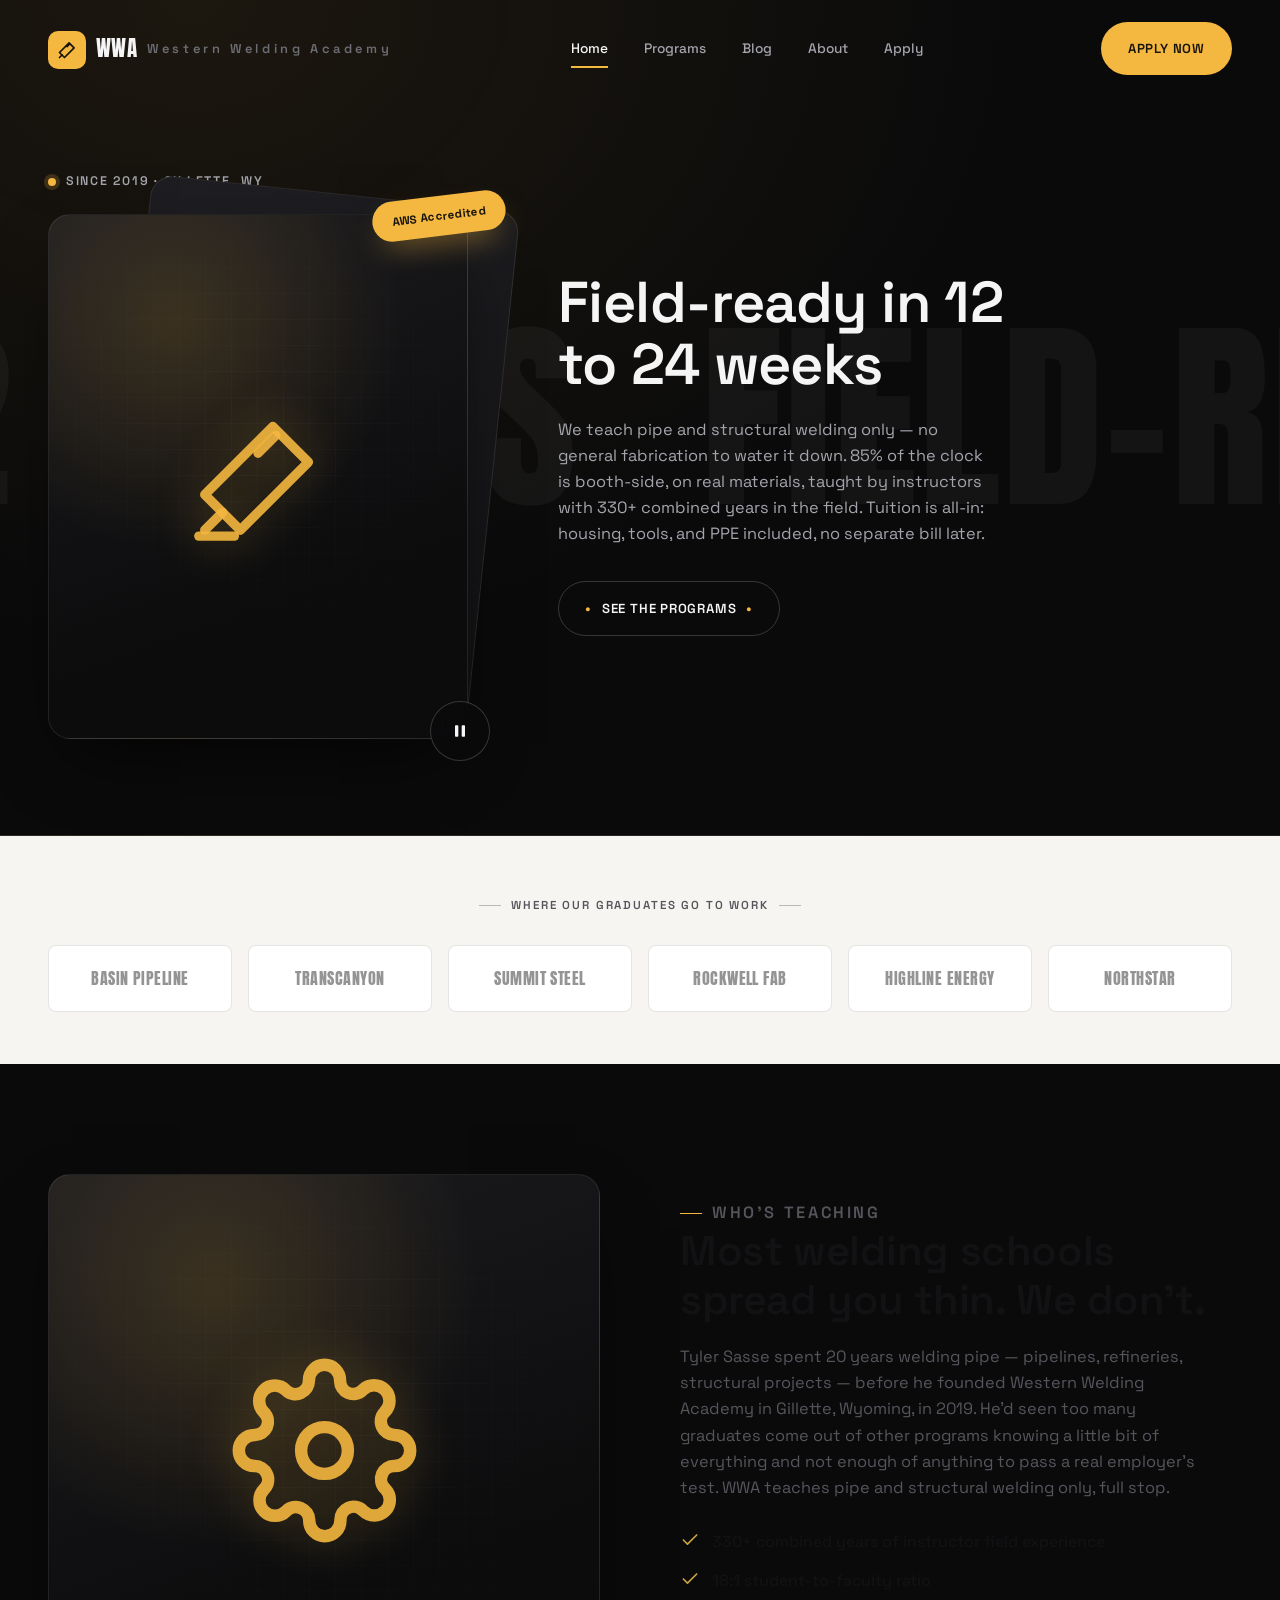
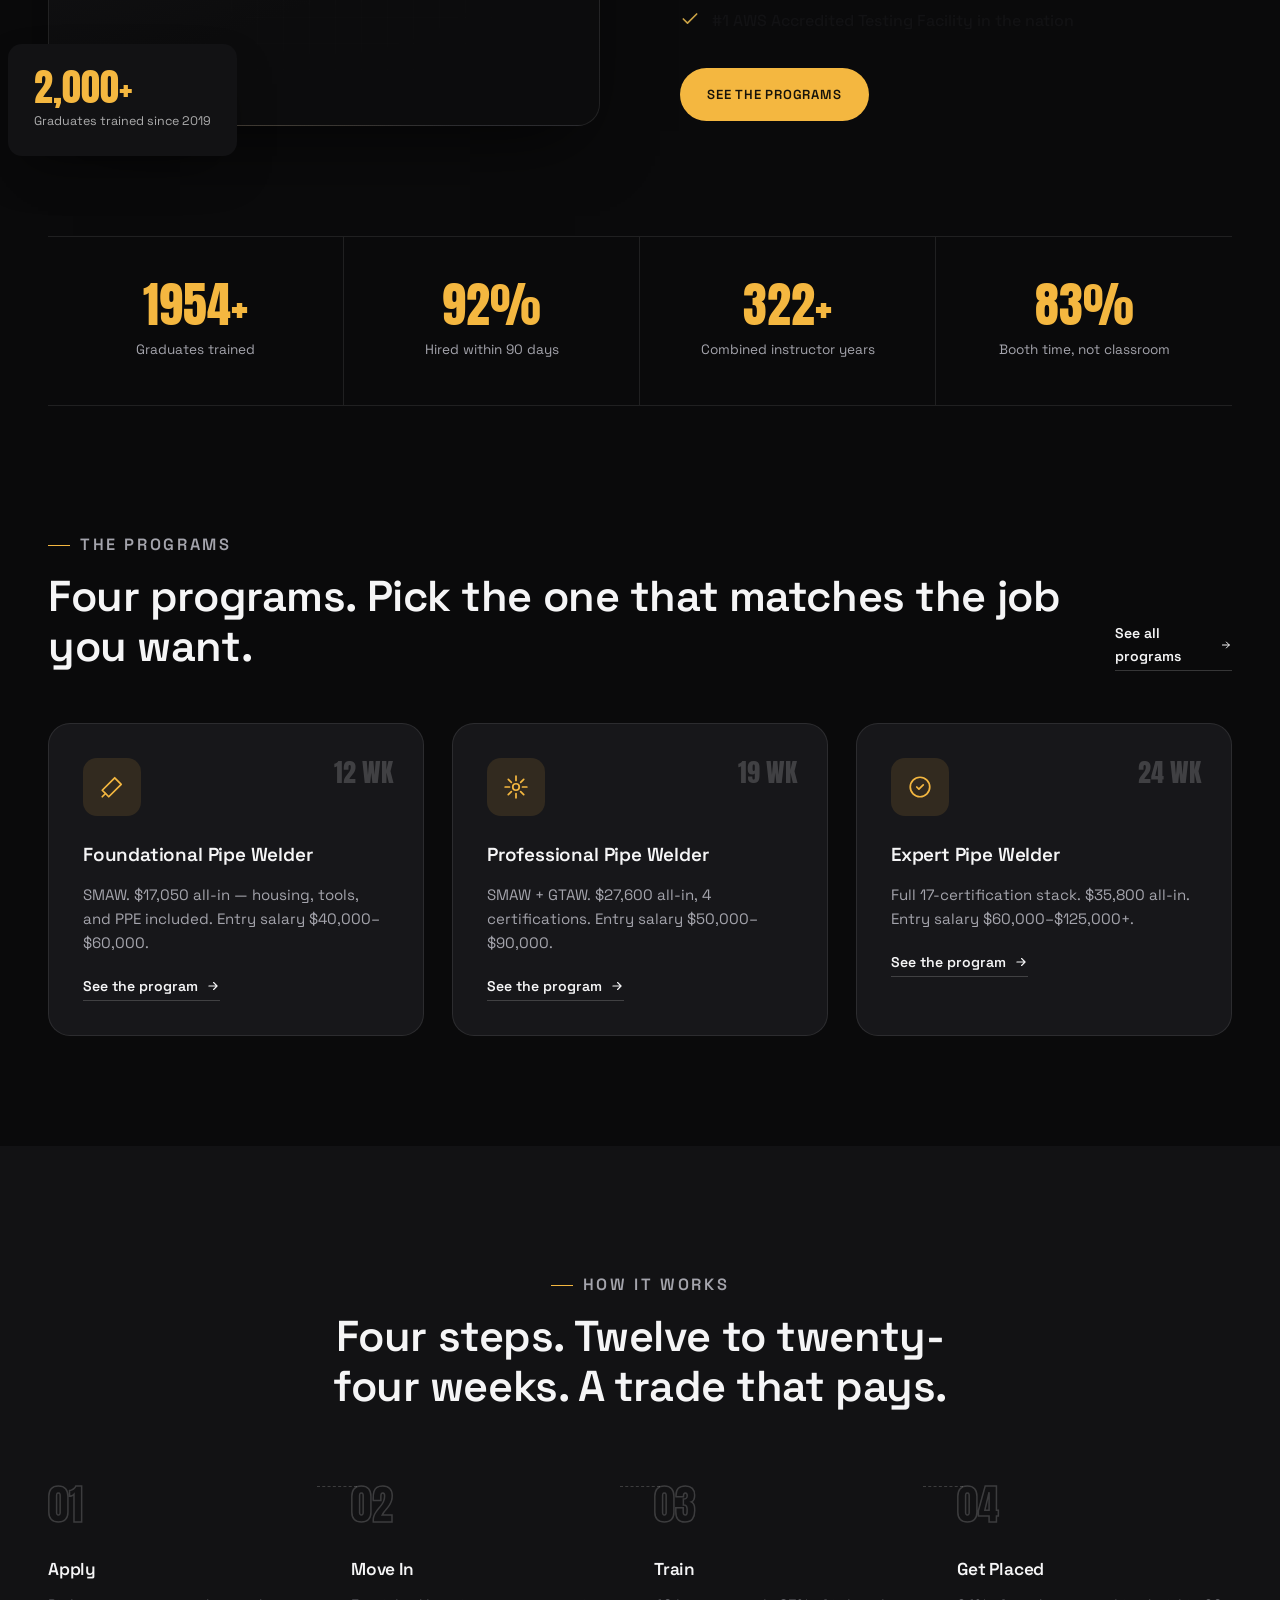
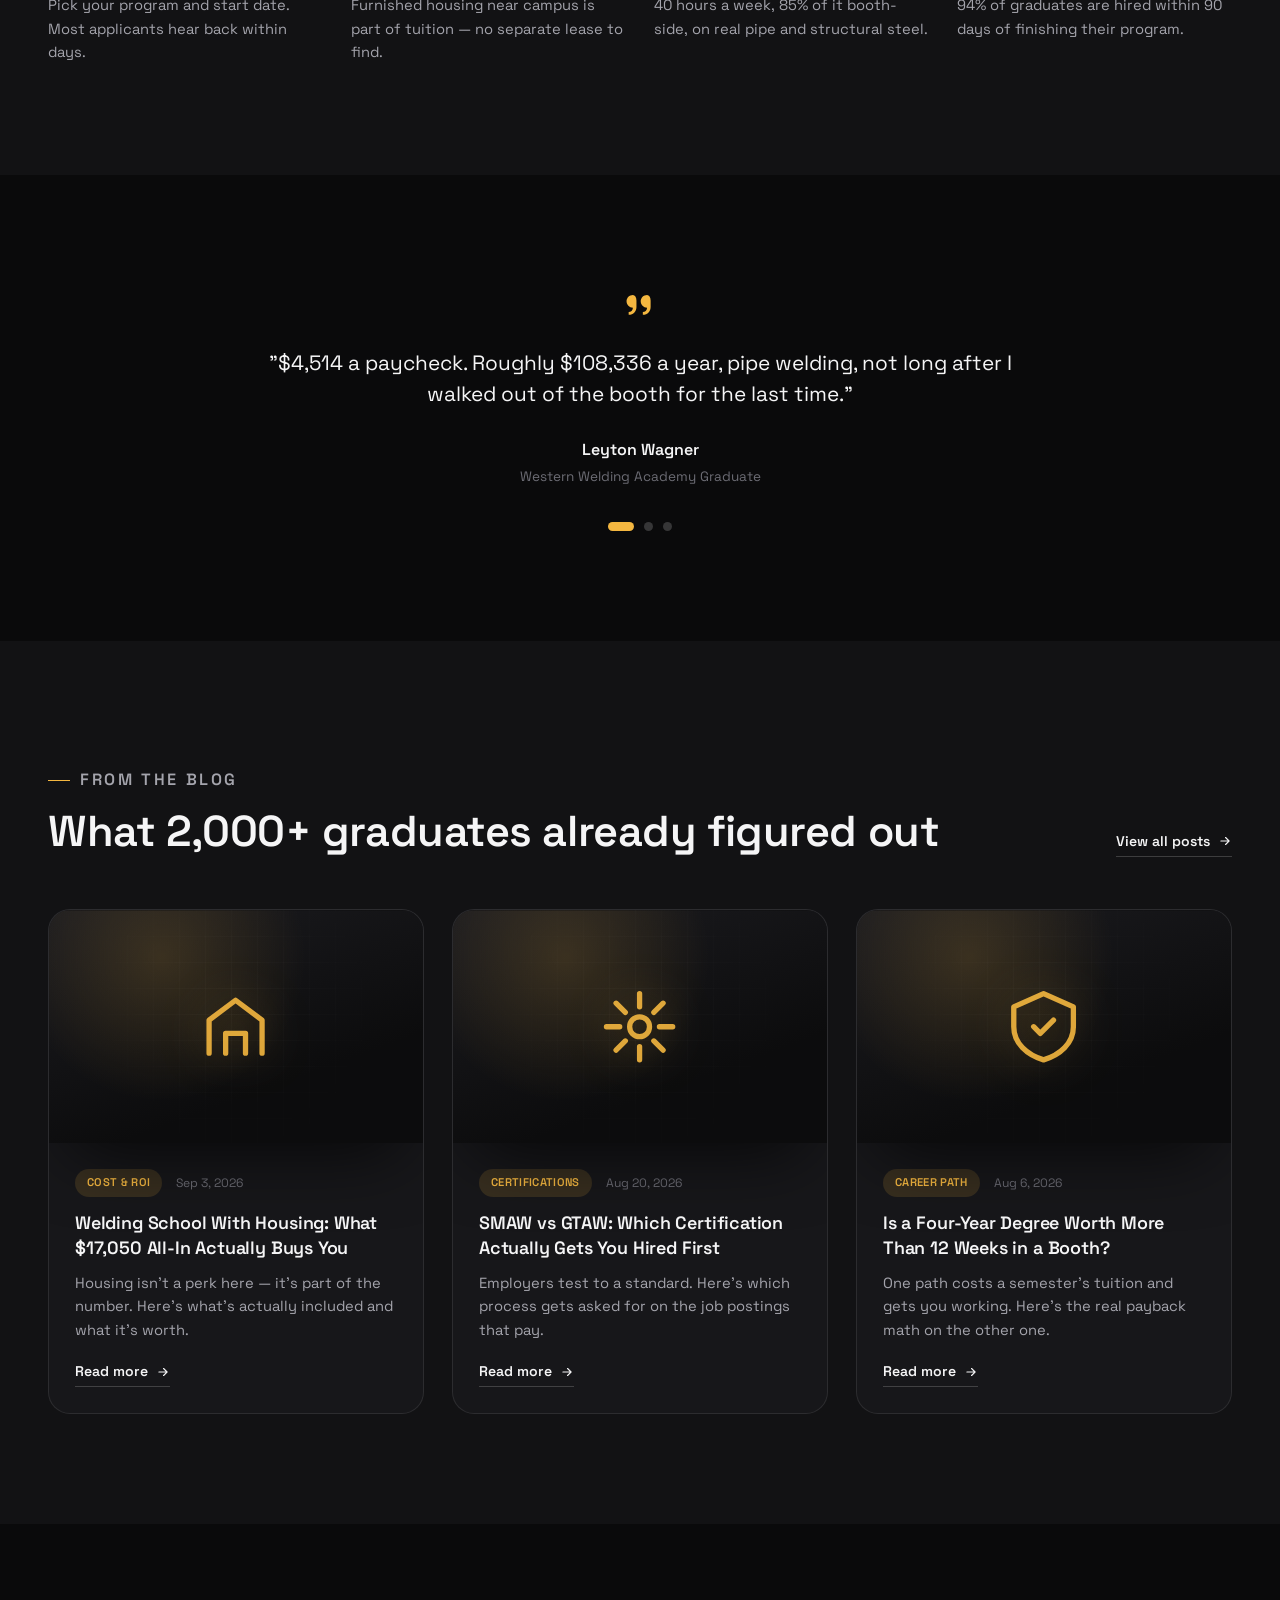
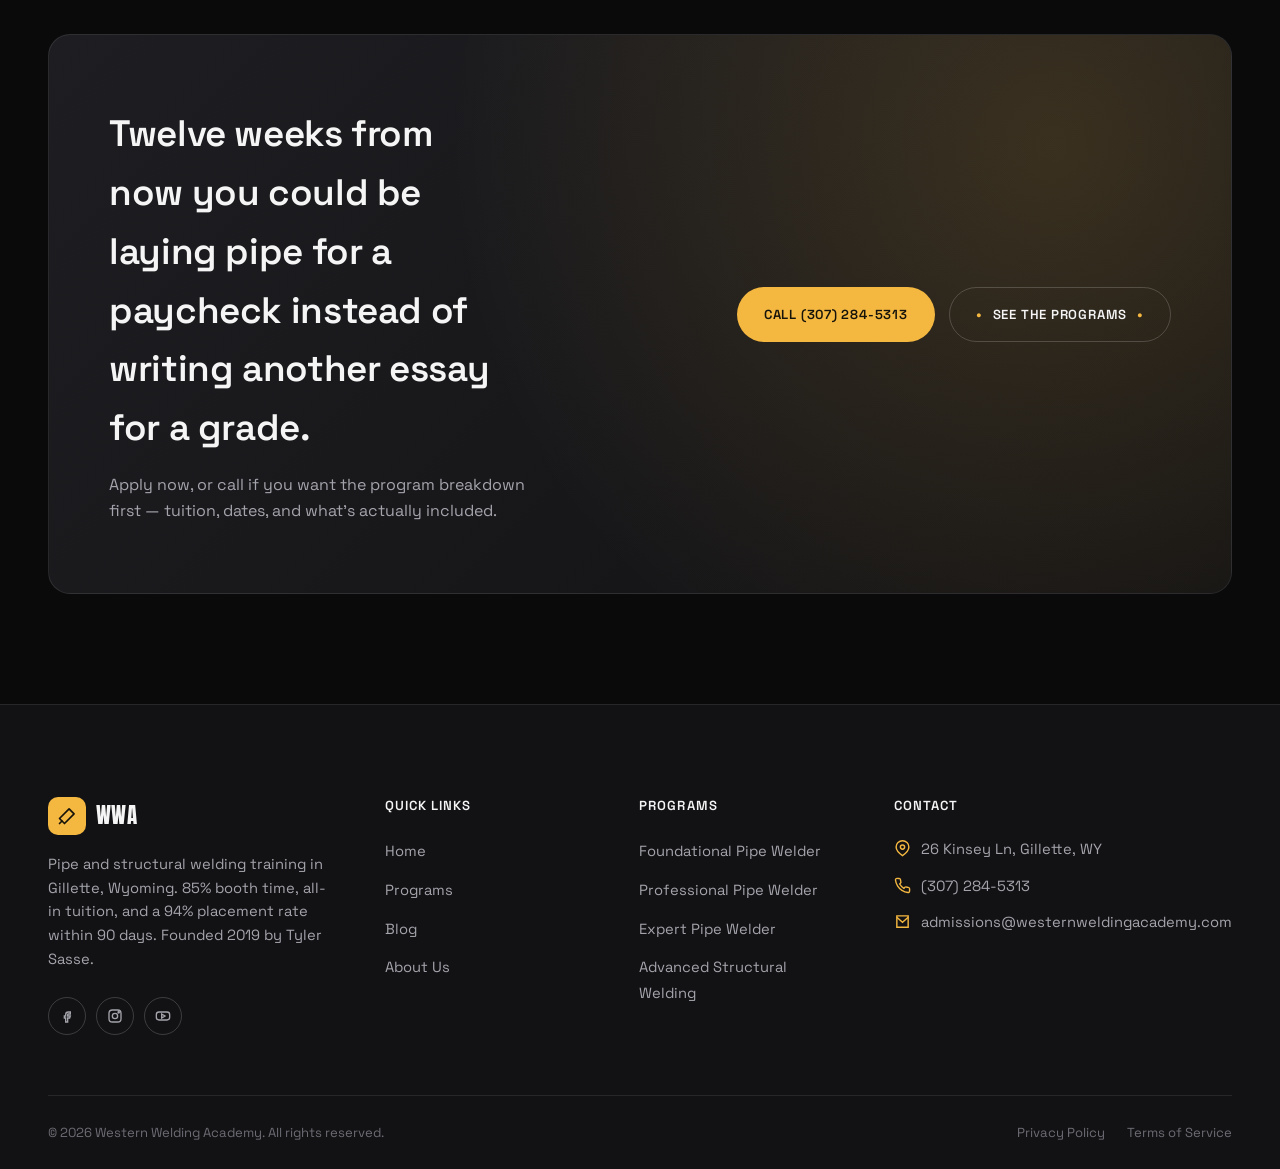
<file: index.html>
<!DOCTYPE html>
<html lang="en">
<head>
<meta charset="UTF-8">
<meta name="viewport" content="width=device-width, initial-scale=1.0">
<title>Western Welding Academy | Pipe &amp; Structural Welding Trade School — Gillette, WY</title>
<meta name="description" content="Western Welding Academy trains pipe and structural welders in Gillette, WY. 85% booth time, all-in tuition with housing included, and 94% of graduates hired within 90 days.">
<meta name="google-site-verification" content="oMh4CAIMgJpHOhPVIatWn6xbhycLDSPhQkqFc5_Dvyk" />
<link rel="icon" href="data:image/svg+xml,%3Csvg xmlns='http://www.w3.org/2000/svg' viewBox='0 0 100 100'%3E%3Ctext y='.9em' font-size='90'%3E%F0%9F%94%A5%3C/text%3E%3C/svg%3E">
<link rel="preconnect" href="https://fonts.googleapis.com">
<link rel="preconnect" href="https://fonts.gstatic.com" crossorigin>
<link href="https://fonts.googleapis.com/css2?family=Anton&family=Space+Grotesk:wght@300;400;500;600;700&display=swap" rel="stylesheet">
<link rel="stylesheet" href="css/style.css">
</head>
<body>

<header class="site-header">
  <div class="container">
    <a href="index.html" class="brand">
      <span class="brand-mark">
        <svg viewBox="0 0 24 24" fill="none" stroke="currentColor" stroke-width="2" stroke-linecap="round" stroke-linejoin="round"><path d="M14.5 3.5 20.5 9.5 9 21 3 15Z"/><path d="M6 18 3 21"/><path d="M15 5 12 8"/></svg>
      </span>
      WWA<span>Western Welding Academy</span>
    </a>
    <nav class="nav-main">
      <a href="index.html" class="active">Home</a>
      <a href="services.html">Programs</a>
      <a href="blog.html">Blog</a>
      <a href="index.html#about">About</a>
      <a href="index.html#contact">Apply</a>
    </nav>
    <div class="header-actions">
      <a href="index.html#contact" class="btn btn-primary">Apply Now</a>
      <button class="nav-toggle" aria-label="Toggle menu" aria-expanded="false">
        <svg class="icon-menu" viewBox="0 0 24 24" fill="none" stroke="currentColor" stroke-width="2" stroke-linecap="round"><path d="M4 7h16M4 12h16M4 17h16"/></svg>
        <svg class="icon-close" viewBox="0 0 24 24" fill="none" stroke="currentColor" stroke-width="2" stroke-linecap="round"><path d="M6 6l12 12M18 6 6 18"/></svg>
      </button>
    </div>
  </div>
</header>

<!-- HERO -->
<section class="hero">
  <div class="hero-bgtext"><p><span>FIELD-READY IN 12 WEEKS</span><span>FIELD-READY IN 12 WEEKS</span></p></div>
  <div class="container hero-inner">
    <div class="hero-grid">
      <div class="hero-visual">
        <div class="hero-tagline">Since 2019 · Gillette, WY</div>
        <div class="hero-stack">
          <div class="hero-stack-back"></div>
          <div class="media-panel" data-photo="welding student practicing in booth">
            <div class="spark-field"></div>
            <div class="glow-icon">
              <svg viewBox="0 0 24 24" fill="none" stroke="currentColor" stroke-width="1.6" stroke-linecap="round" stroke-linejoin="round"><path d="M14.5 3.5 20.5 9.5 9 21 3 15Z"/><path d="M6 18 3 21"/><path d="M15 5 12 8"/><path d="M2 22h6"/></svg>
            </div>
          </div>
          <button class="play-toggle" aria-label="Pause">
            <svg class="icon-pause" viewBox="0 0 24 24" fill="currentColor"><rect x="6" y="5" width="4" height="14" rx="1"/><rect x="14" y="5" width="4" height="14" rx="1"/></svg>
            <svg class="icon-play" viewBox="0 0 24 24" fill="currentColor"><path d="M8 5v14l11-7z"/></svg>
          </button>
          <span class="badge-pill">AWS Accredited</span>
        </div>
      </div>
      <div class="hero-content">
        <h1>Field-ready in 12 to 24 weeks</h1>
        <p>We teach pipe and structural welding only — no general fabrication to water it down. 85% of the clock is booth-side, on real materials, taught by instructors with 330+ combined years in the field. Tuition is all-in: housing, tools, and PPE included, no separate bill later.</p>
        <a href="services.html" class="btn btn-outline"><span class="dot">•</span> See The Programs <span class="dot">•</span></a>
      </div>
    </div>
  </div>
</section>

<!-- TRUST STRIP -->
<section class="trust-strip">
  <div class="container">
    <p class="eyebrow">Where our graduates go to work</p>
    <div class="logo-row">
      <div class="logo-box">BASIN PIPELINE</div>
      <div class="logo-box">TRANSCANYON</div>
      <div class="logo-box">SUMMIT STEEL</div>
      <div class="logo-box">ROCKWELL FAB</div>
      <div class="logo-box">HIGHLINE ENERGY</div>
      <div class="logo-box">NORTHSTAR</div>
    </div>
  </div>
</section>

<!-- ABOUT -->
<section class="section" id="about">
  <div class="container">
    <div class="about-grid">
      <div class="about-media">
        <div class="media-panel" data-photo="welding instructor teaching student">
          <div class="spark-field"></div>
          <div class="glow-icon">
            <svg viewBox="0 0 24 24" fill="none" stroke="currentColor" stroke-width="1.6" stroke-linecap="round" stroke-linejoin="round"><circle cx="12" cy="12" r="3"/><path d="M19.4 15a1.7 1.7 0 0 0 .34 1.87l.06.06a2 2 0 1 1-2.83 2.83l-.06-.06a1.7 1.7 0 0 0-1.87-.34 1.7 1.7 0 0 0-1 1.55V21a2 2 0 0 1-4 0v-.09A1.7 1.7 0 0 0 9 19.4a1.7 1.7 0 0 0-1.87.34l-.06.06a2 2 0 1 1-2.83-2.83l.06-.06A1.7 1.7 0 0 0 4.6 15a1.7 1.7 0 0 0-1.55-1H3a2 2 0 0 1 0-4h.09A1.7 1.7 0 0 0 4.6 9a1.7 1.7 0 0 0-.34-1.87l-.06-.06a2 2 0 1 1 2.83-2.83l.06.06A1.7 1.7 0 0 0 9 4.6a1.7 1.7 0 0 0 1-1.55V3a2 2 0 0 1 4 0v.09A1.7 1.7 0 0 0 15 4.6a1.7 1.7 0 0 0 1.87-.34l.06-.06a2 2 0 1 1 2.83 2.83l-.06.06A1.7 1.7 0 0 0 19.4 9a1.7 1.7 0 0 0 1.55 1H21a2 2 0 0 1 0 4h-.09a1.7 1.7 0 0 0-1.51 1Z"/></svg>
          </div>
        </div>
        <div class="about-stat-card">
          <div class="num">2,000+</div>
          <div class="label">Graduates trained since 2019</div>
        </div>
      </div>
      <div class="about-copy">
        <p class="eyebrow">Who's teaching</p>
        <h2>Most welding schools spread you thin. We don't.</h2>
        <p>Tyler Sasse spent 20 years welding pipe — pipelines, refineries, structural projects — before he founded Western Welding Academy in Gillette, Wyoming, in 2019. He'd seen too many graduates come out of other programs knowing a little bit of everything and not enough of anything to pass a real employer's test. WWA teaches pipe and structural welding only, full stop.</p>
        <ul class="check-list">
          <li><svg viewBox="0 0 24 24" fill="none" stroke="currentColor" stroke-width="2" stroke-linecap="round" stroke-linejoin="round"><path d="M20 6 9 17l-5-5"/></svg> 330+ combined years of instructor field experience</li>
          <li><svg viewBox="0 0 24 24" fill="none" stroke="currentColor" stroke-width="2" stroke-linecap="round" stroke-linejoin="round"><path d="M20 6 9 17l-5-5"/></svg> 18:1 student-to-faculty ratio</li>
          <li><svg viewBox="0 0 24 24" fill="none" stroke="currentColor" stroke-width="2" stroke-linecap="round" stroke-linejoin="round"><path d="M20 6 9 17l-5-5"/></svg> #1 AWS Accredited Testing Facility in the nation</li>
        </ul>
        <a href="services.html" class="btn btn-primary">See The Programs</a>
      </div>
    </div>
  </div>
</section>

<!-- STATS -->
<div class="container">
  <div class="stats-band">
    <div class="stat"><div class="num"><span data-count="2000" data-suffix="+">0</span></div><div class="label">Graduates trained</div></div>
    <div class="stat"><div class="num"><span data-count="94" data-suffix="%">0</span></div><div class="label">Hired within 90 days</div></div>
    <div class="stat"><div class="num"><span data-count="330" data-suffix="+">0</span></div><div class="label">Combined instructor years</div></div>
    <div class="stat"><div class="num"><span data-count="85" data-suffix="%">0</span></div><div class="label">Booth time, not classroom</div></div>
  </div>
</div>

<!-- PROGRAMS PREVIEW -->
<section class="section">
  <div class="container">
    <div class="section-head between">
      <div>
        <p class="eyebrow">The programs</p>
        <h2>Four programs. Pick the one that matches the job you want.</h2>
      </div>
      <a href="services.html" class="text-link">See all programs
        <svg viewBox="0 0 24 24" fill="none" stroke="currentColor" stroke-width="2" stroke-linecap="round" stroke-linejoin="round"><path d="M5 12h14M13 6l6 6-6 6"/></svg>
      </a>
    </div>
    <div class="grid-3">
      <div class="service-card">
        <span class="index-num">12 WK</span>
        <div class="icon-wrap"><svg viewBox="0 0 24 24" fill="none" stroke="currentColor" stroke-width="1.6" stroke-linecap="round" stroke-linejoin="round"><path d="M14.5 3.5 20.5 9.5 9 21 3 15Z"/><path d="M6 18 3 21"/></svg></div>
        <h3>Foundational Pipe Welder</h3>
        <p>SMAW. $17,050 all-in — housing, tools, and PPE included. Entry salary $40,000–$60,000.</p>
        <a href="services.html#foundational" class="text-link">See the program <svg viewBox="0 0 24 24" fill="none" stroke="currentColor" stroke-width="2" stroke-linecap="round" stroke-linejoin="round"><path d="M5 12h14M13 6l6 6-6 6"/></svg></a>
      </div>
      <div class="service-card">
        <span class="index-num">19 WK</span>
        <div class="icon-wrap"><svg viewBox="0 0 24 24" fill="none" stroke="currentColor" stroke-width="1.6" stroke-linecap="round" stroke-linejoin="round"><circle cx="12" cy="12" r="3"/><path d="M12 2v4M12 18v4M4.9 4.9l2.8 2.8M16.3 16.3l2.8 2.8M2 12h4M18 12h4M4.9 19.1l2.8-2.8M16.3 7.7l2.8-2.8"/></svg></div>
        <h3>Professional Pipe Welder</h3>
        <p>SMAW + GTAW. $27,600 all-in, 4 certifications. Entry salary $50,000–$90,000.</p>
        <a href="services.html#professional" class="text-link">See the program <svg viewBox="0 0 24 24" fill="none" stroke="currentColor" stroke-width="2" stroke-linecap="round" stroke-linejoin="round"><path d="M5 12h14M13 6l6 6-6 6"/></svg></a>
      </div>
      <div class="service-card">
        <span class="index-num">24 WK</span>
        <div class="icon-wrap"><svg viewBox="0 0 24 24" fill="none" stroke="currentColor" stroke-width="1.6" stroke-linecap="round" stroke-linejoin="round"><circle cx="12" cy="12" r="9"/><path d="m9 12 2 2 4-4"/></svg></div>
        <h3>Expert Pipe Welder</h3>
        <p>Full 17-certification stack. $35,800 all-in. Entry salary $60,000–$125,000+.</p>
        <a href="services.html#expert" class="text-link">See the program <svg viewBox="0 0 24 24" fill="none" stroke="currentColor" stroke-width="2" stroke-linecap="round" stroke-linejoin="round"><path d="M5 12h14M13 6l6 6-6 6"/></svg></a>
      </div>
    </div>
  </div>
</section>

<!-- PROCESS -->
<section class="section section-alt">
  <div class="container">
    <div class="section-head center" style="margin-left:auto;margin-right:auto;text-align:center;">
      <p class="eyebrow" style="justify-content:center;width:100%;">How it works</p>
      <h2>Four steps. Twelve to twenty-four weeks. A trade that pays.</h2>
    </div>
    <div class="process-row">
      <div class="process-step">
        <div class="step-num">01</div>
        <h3>Apply</h3>
        <p>Pick your program and start date. Most applicants hear back within days.</p>
      </div>
      <div class="process-step">
        <div class="step-num">02</div>
        <h3>Move In</h3>
        <p>Furnished housing near campus is part of tuition — no separate lease to find.</p>
      </div>
      <div class="process-step">
        <div class="step-num">03</div>
        <h3>Train</h3>
        <p>40 hours a week, 85% of it booth-side, on real pipe and structural steel.</p>
      </div>
      <div class="process-step">
        <div class="step-num">04</div>
        <h3>Get Placed</h3>
        <p>94% of graduates are hired within 90 days of finishing their program.</p>
      </div>
    </div>
  </div>
</section>

<!-- GRADUATE OUTCOMES -->
<section class="section">
  <div class="container">
    <div class="testimonial-slider">
      <div class="testimonial-slide is-active">
        <svg class="quote-icon" viewBox="0 0 24 24" fill="currentColor"><path d="M7 7c-2.5 0-4.5 2-4.5 4.5S4.5 16 7 16c0 2-1.5 3-3 3v2c3.5 0 5.5-2.5 5.5-5.5V11c0-2.5-1.1-4-2.5-4Zm10 0c-2.5 0-4.5 2-4.5 4.5S14.5 16 17 16c0 2-1.5 3-3 3v2c3.5 0 5.5-2.5 5.5-5.5V11c0-2.5-1.1-4-2.5-4Z"/></svg>
        <p>"$4,514 a paycheck. Roughly $108,336 a year, pipe welding, not long after I walked out of the booth for the last time."</p>
        <div class="author">Leyton Wagner</div>
        <div class="role">Western Welding Academy Graduate</div>
      </div>
      <div class="testimonial-slide">
        <svg class="quote-icon" viewBox="0 0 24 24" fill="currentColor"><path d="M7 7c-2.5 0-4.5 2-4.5 4.5S4.5 16 7 16c0 2-1.5 3-3 3v2c3.5 0 5.5-2.5 5.5-5.5V11c0-2.5-1.1-4-2.5-4Zm10 0c-2.5 0-4.5 2-4.5 4.5S14.5 16 17 16c0 2-1.5 3-3 3v2c3.5 0 5.5-2.5 5.5-5.5V11c0-2.5-1.1-4-2.5-4Z"/></svg>
        <p>"$3,986 a paycheck. About $95,664 a year. I looked at a four-year degree first. This paid off faster."</p>
        <div class="author">Gavin Walden</div>
        <div class="role">Western Welding Academy Graduate</div>
      </div>
      <div class="testimonial-slide">
        <svg class="quote-icon" viewBox="0 0 24 24" fill="currentColor"><path d="M7 7c-2.5 0-4.5 2-4.5 4.5S4.5 16 7 16c0 2-1.5 3-3 3v2c3.5 0 5.5-2.5 5.5-5.5V11c0-2.5-1.1-4-2.5-4Zm10 0c-2.5 0-4.5 2-4.5 4.5S14.5 16 17 16c0 2-1.5 3-3 3v2c3.5 0 5.5-2.5 5.5-5.5V11c0-2.5-1.1-4-2.5-4Z"/></svg>
        <p>"$3,417 a paycheck, roughly $82,008 a year. Nobody in my booth was there for fun — everybody wanted out and working."</p>
        <div class="author">David Smolek</div>
        <div class="role">Western Welding Academy Graduate</div>
      </div>
      <div class="testimonial-dots"></div>
    </div>
  </div>
</section>

<!-- BLOG PREVIEW -->
<section class="section section-alt">
  <div class="container">
    <div class="section-head between">
      <div>
        <p class="eyebrow">From the blog</p>
        <h2>What 2,000+ graduates already figured out</h2>
      </div>
      <a href="blog.html" class="text-link">View all posts
        <svg viewBox="0 0 24 24" fill="none" stroke="currentColor" stroke-width="2" stroke-linecap="round" stroke-linejoin="round"><path d="M5 12h14M13 6l6 6-6 6"/></svg>
      </a>
    </div>
    <div class="grid-3">
      <article class="blog-card">
        <div class="media-panel" data-photo="welding trade school housing dorm"><div class="spark-field"></div><div class="glow-icon"><svg viewBox="0 0 24 24" fill="none" stroke="currentColor" stroke-width="1.6" stroke-linecap="round" stroke-linejoin="round"><path d="M4 20V10l8-6 8 6v10M9 20v-6h6v6"/></svg></div></div>
        <div class="card-body">
          <div class="meta-row"><span class="tag">Cost &amp; ROI</span><span>Sep 3, 2026</span></div>
          <h3>Welding School With Housing: What $17,050 All-In Actually Buys You</h3>
          <p>Housing isn't a perk here — it's part of the number. Here's what's actually included and what it's worth.</p>
          <a href="blog-welding-school-housing.html" class="text-link">Read more <svg viewBox="0 0 24 24" fill="none" stroke="currentColor" stroke-width="2" stroke-linecap="round" stroke-linejoin="round"><path d="M5 12h14M13 6l6 6-6 6"/></svg></a>
        </div>
      </article>
      <article class="blog-card">
        <div class="media-panel" data-photo="TIG welding certification training"><div class="spark-field"></div><div class="glow-icon"><svg viewBox="0 0 24 24" fill="none" stroke="currentColor" stroke-width="1.6" stroke-linecap="round" stroke-linejoin="round"><circle cx="12" cy="12" r="3"/><path d="M12 2v4M12 18v4M4.9 4.9l2.8 2.8M16.3 16.3l2.8 2.8M2 12h4M18 12h4M4.9 19.1l2.8-2.8M16.3 7.7l2.8-2.8"/></svg></div></div>
        <div class="card-body">
          <div class="meta-row"><span class="tag">Certifications</span><span>Aug 20, 2026</span></div>
          <h3>SMAW vs GTAW: Which Certification Actually Gets You Hired First</h3>
          <p>Employers test to a standard. Here's which process gets asked for on the job postings that pay.</p>
          <a href="blog.html" class="text-link">Read more <svg viewBox="0 0 24 24" fill="none" stroke="currentColor" stroke-width="2" stroke-linecap="round" stroke-linejoin="round"><path d="M5 12h14M13 6l6 6-6 6"/></svg></a>
        </div>
      </article>
      <article class="blog-card">
        <div class="media-panel" data-photo="pipeline welder working outdoors"><div class="spark-field"></div><div class="glow-icon"><svg viewBox="0 0 24 24" fill="none" stroke="currentColor" stroke-width="1.6" stroke-linecap="round" stroke-linejoin="round"><path d="M12 2 3 6v6c0 5 4 8.5 9 10 5-1.5 9-5 9-10V6Z"/><path d="m9 12 2 2 4-4"/></svg></div></div>
        <div class="card-body">
          <div class="meta-row"><span class="tag">Career Path</span><span>Aug 6, 2026</span></div>
          <h3>Is a Four-Year Degree Worth More Than 12 Weeks in a Booth?</h3>
          <p>One path costs a semester's tuition and gets you working. Here's the real payback math on the other one.</p>
          <a href="blog.html" class="text-link">Read more <svg viewBox="0 0 24 24" fill="none" stroke="currentColor" stroke-width="2" stroke-linecap="round" stroke-linejoin="round"><path d="M5 12h14M13 6l6 6-6 6"/></svg></a>
        </div>
      </article>
    </div>
  </div>
</section>

<!-- CTA -->
<section class="section" id="contact">
  <div class="container">
    <div class="cta-band">
      <div>
        <h2>Twelve weeks from now you could be laying pipe for a paycheck instead of writing another essay for a grade.</h2>
        <p>Apply now, or call if you want the program breakdown first — tuition, dates, and what's actually included.</p>
      </div>
      <div class="cta-actions">
        <a href="tel:+13072845313" class="btn btn-primary">Call (307) 284-5313</a>
        <a href="services.html" class="btn btn-outline"><span class="dot">•</span> See The Programs <span class="dot">•</span></a>
      </div>
    </div>
  </div>
</section>

<footer class="site-footer">
  <div class="container">
    <div class="footer-grid">
      <div class="footer-brand">
        <a href="index.html" class="brand">
          <span class="brand-mark"><svg viewBox="0 0 24 24" fill="none" stroke="currentColor" stroke-width="2" stroke-linecap="round" stroke-linejoin="round"><path d="M14.5 3.5 20.5 9.5 9 21 3 15Z"/><path d="M6 18 3 21"/></svg></span>
          WWA
        </a>
        <p>Pipe and structural welding training in Gillette, Wyoming. 85% booth time, all-in tuition, and a 94% placement rate within 90 days. Founded 2019 by Tyler Sasse.</p>
        <div class="social-row">
          <a href="#" aria-label="Facebook"><svg viewBox="0 0 24 24" fill="none" stroke="currentColor" stroke-width="2"><path d="M14 9h3V6h-3a4 4 0 0 0-4 4v2H8v3h2v6h3v-6h3l1-3h-4v-2a1 1 0 0 1 1-1Z"/></svg></a>
          <a href="#" aria-label="Instagram"><svg viewBox="0 0 24 24" fill="none" stroke="currentColor" stroke-width="2"><rect x="3" y="3" width="18" height="18" rx="5"/><circle cx="12" cy="12" r="4"/><circle cx="17.5" cy="6.5" r="1"/></svg></a>
          <a href="#" aria-label="YouTube"><svg viewBox="0 0 24 24" fill="none" stroke="currentColor" stroke-width="2"><rect x="2" y="6" width="20" height="12" rx="4"/><path d="m10 9 5 3-5 3Z"/></svg></a>
        </div>
      </div>
      <div class="footer-col">
        <h4>Quick Links</h4>
        <ul>
          <li><a href="index.html">Home</a></li>
          <li><a href="services.html">Programs</a></li>
          <li><a href="blog.html">Blog</a></li>
          <li><a href="index.html#about">About Us</a></li>
        </ul>
      </div>
      <div class="footer-col">
        <h4>Programs</h4>
        <ul>
          <li><a href="services.html#foundational">Foundational Pipe Welder</a></li>
          <li><a href="services.html#professional">Professional Pipe Welder</a></li>
          <li><a href="services.html#expert">Expert Pipe Welder</a></li>
          <li><a href="services.html#structural">Advanced Structural Welding</a></li>
        </ul>
      </div>
      <div class="footer-col">
        <h4>Contact</h4>
        <ul>
          <li class="contact-item"><svg viewBox="0 0 24 24" fill="none" stroke="currentColor" stroke-width="2"><path d="M21 10c0 6-9 12-9 12S3 16 3 10a9 9 0 0 1 18 0Z"/><circle cx="12" cy="10" r="3"/></svg> 26 Kinsey Ln, Gillette, WY</li>
          <li class="contact-item"><svg viewBox="0 0 24 24" fill="none" stroke="currentColor" stroke-width="2"><path d="M22 16.9v3a2 2 0 0 1-2.2 2 19.8 19.8 0 0 1-8.6-3.1 19.5 19.5 0 0 1-6-6 19.8 19.8 0 0 1-3.1-8.6A2 2 0 0 1 4.1 2h3a2 2 0 0 1 2 1.7c.1.9.3 1.8.6 2.7a2 2 0 0 1-.4 2.1L8 9.9a16 16 0 0 0 6 6l1.4-1.4a2 2 0 0 1 2.1-.4c.9.3 1.8.5 2.7.6a2 2 0 0 1 1.8 2Z"/></svg> (307) 284-5313</li>
          <li class="contact-item"><svg viewBox="0 0 24 24" fill="none" stroke="currentColor" stroke-width="2"><path d="M4 4h16v16H4Z"/><path d="m4 6 8 7 8-7"/></svg> admissions@westernweldingacademy.com</li>
        </ul>
      </div>
    </div>
    <div class="footer-bottom">
      <p>&copy; <span class="current-year"></span> Western Welding Academy. All rights reserved.</p>
      <div class="legal-links">
        <a href="#">Privacy Policy</a>
        <a href="#">Terms of Service</a>
      </div>
    </div>
  </div>
</footer>

<button class="back-to-top" aria-label="Back to top">
  <svg viewBox="0 0 24 24" fill="none" stroke="currentColor" stroke-width="2" stroke-linecap="round" stroke-linejoin="round"><path d="M12 19V5M5 12l7-7 7 7"/></svg>
</button>

<script src="js/main.js"></script>
</body>
</html>
</file>
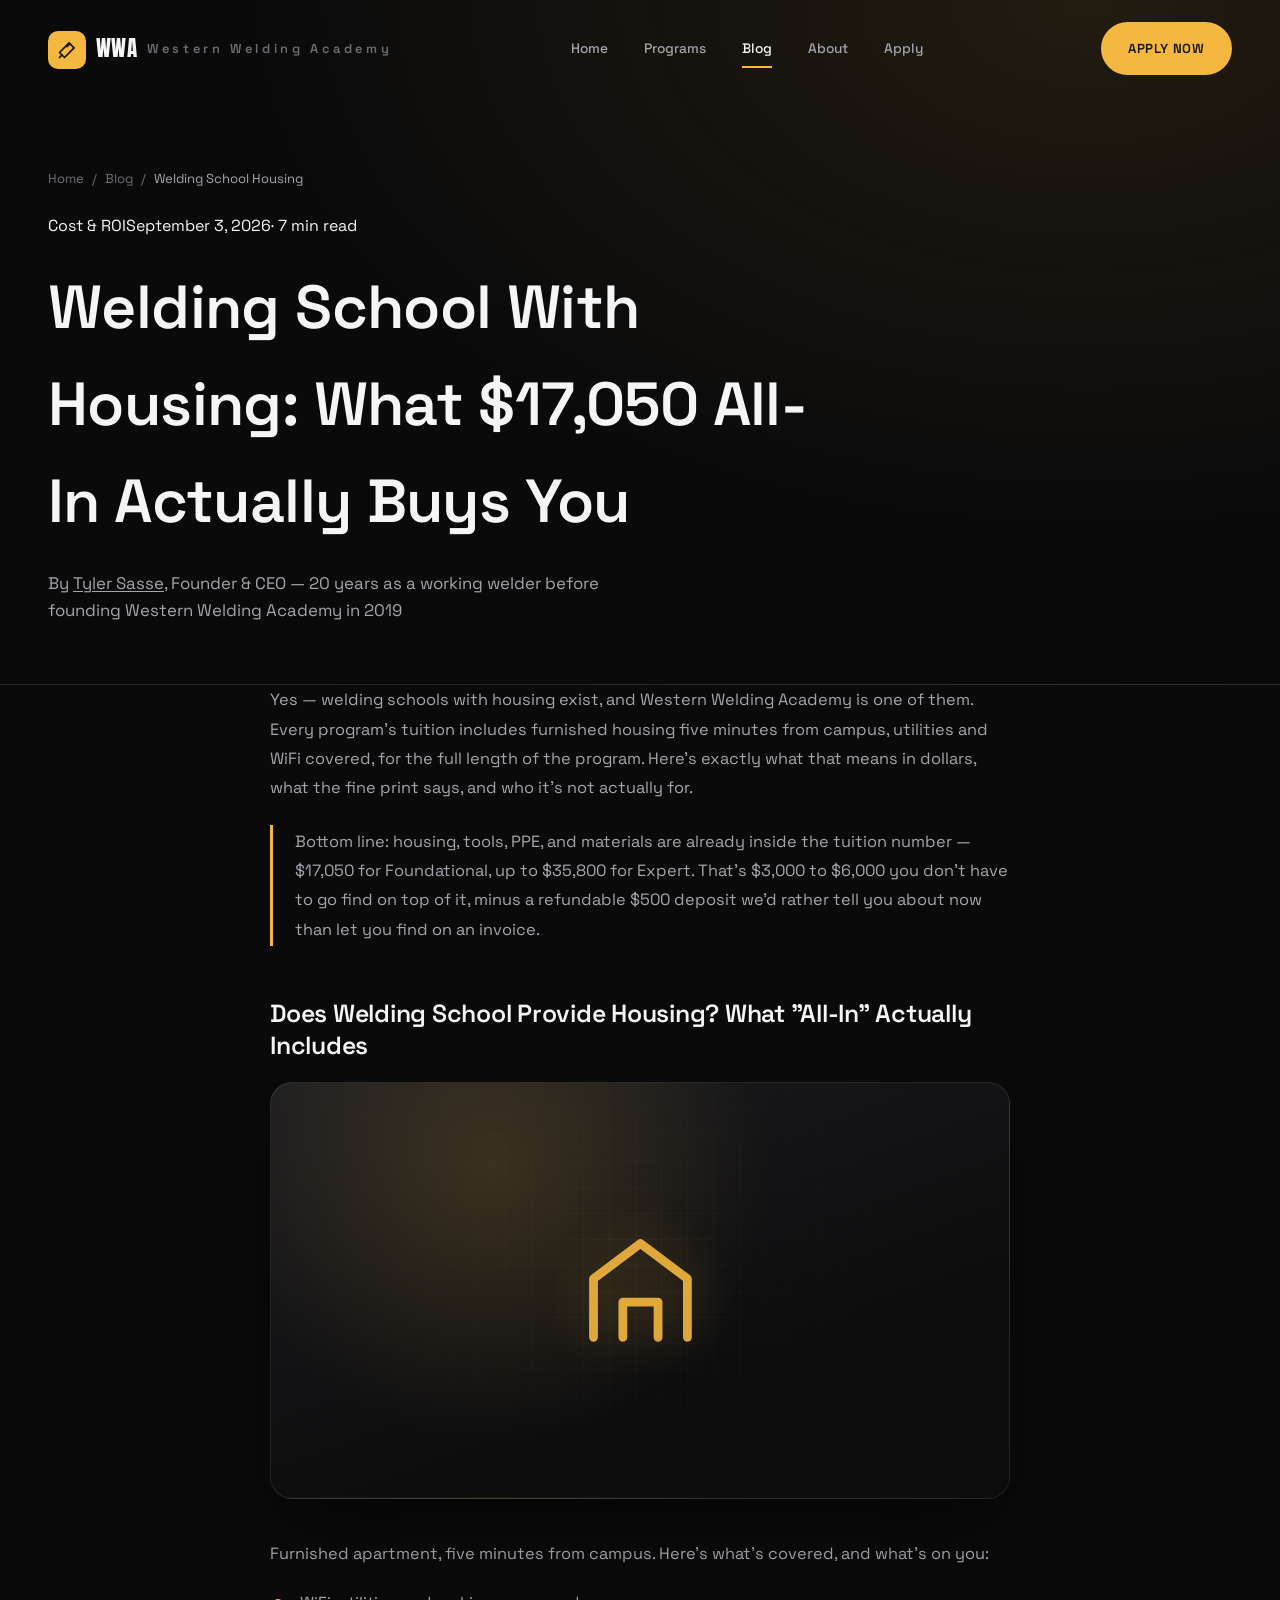
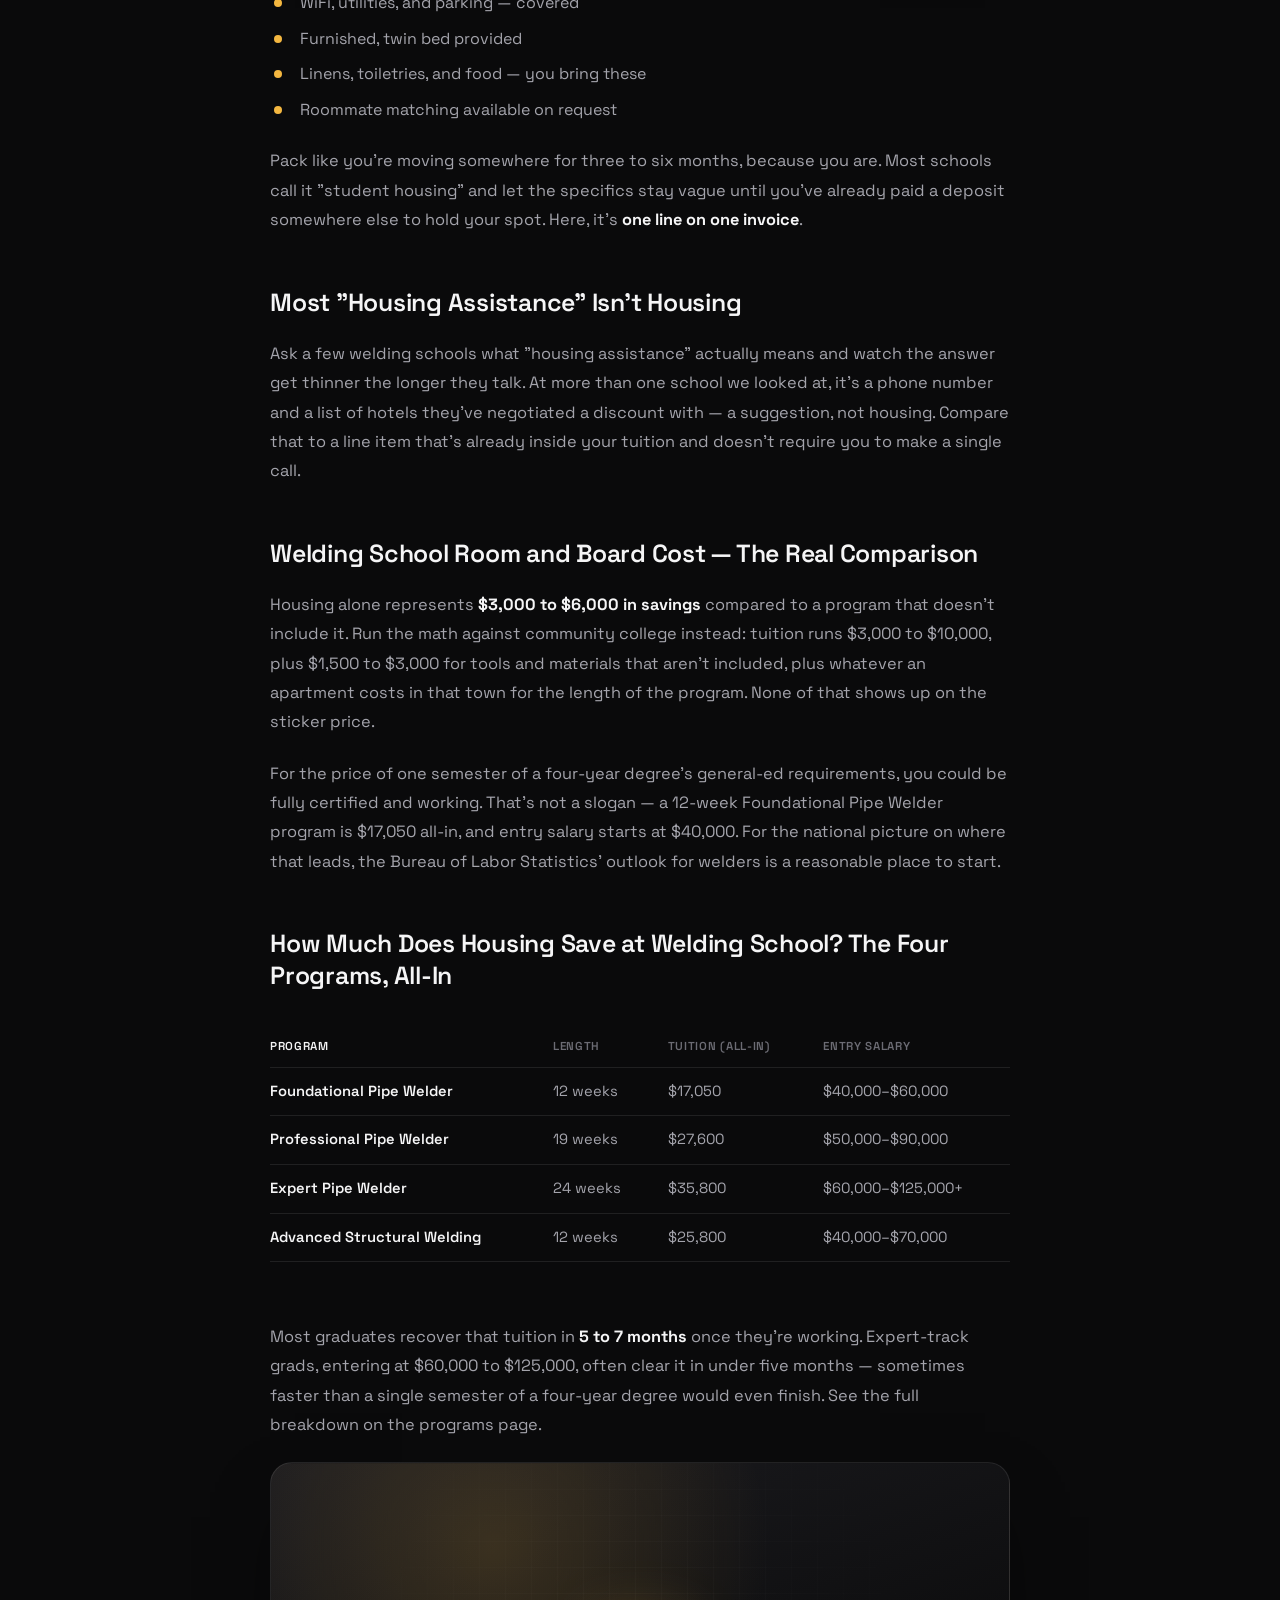
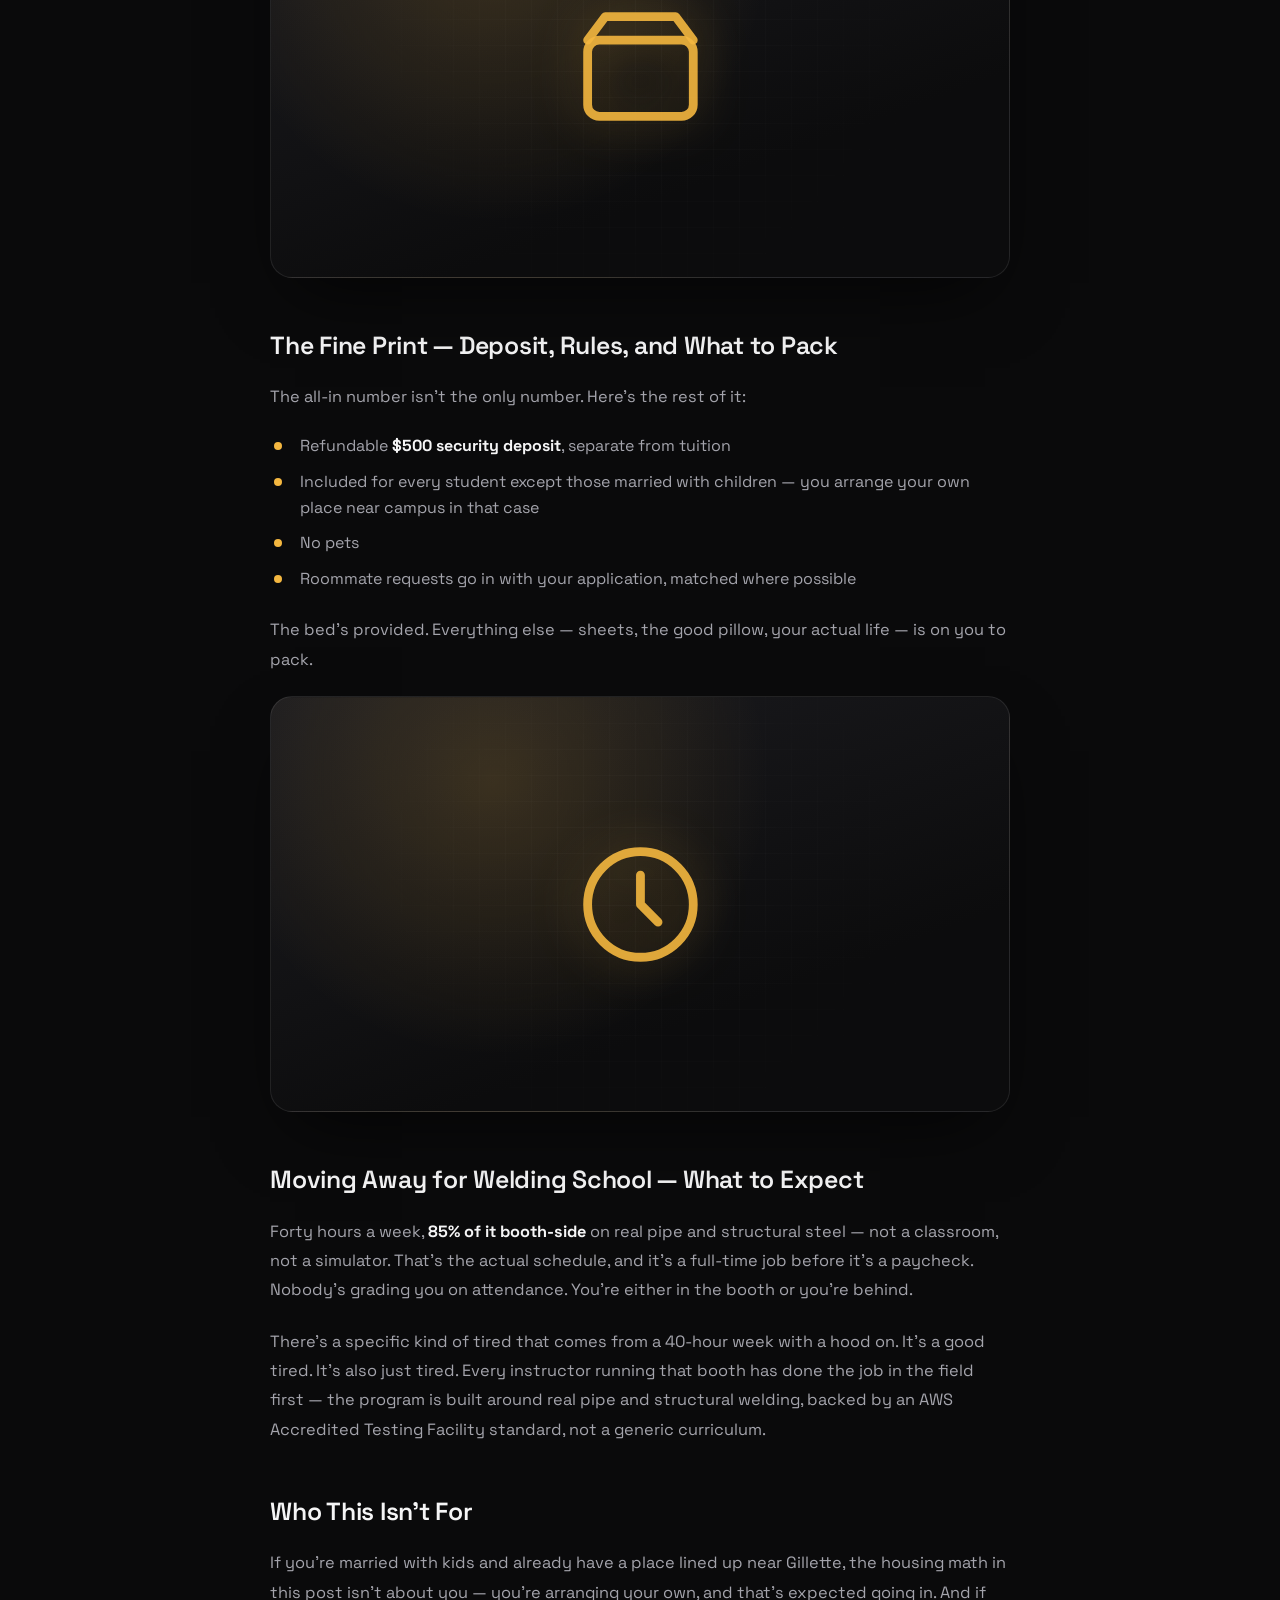
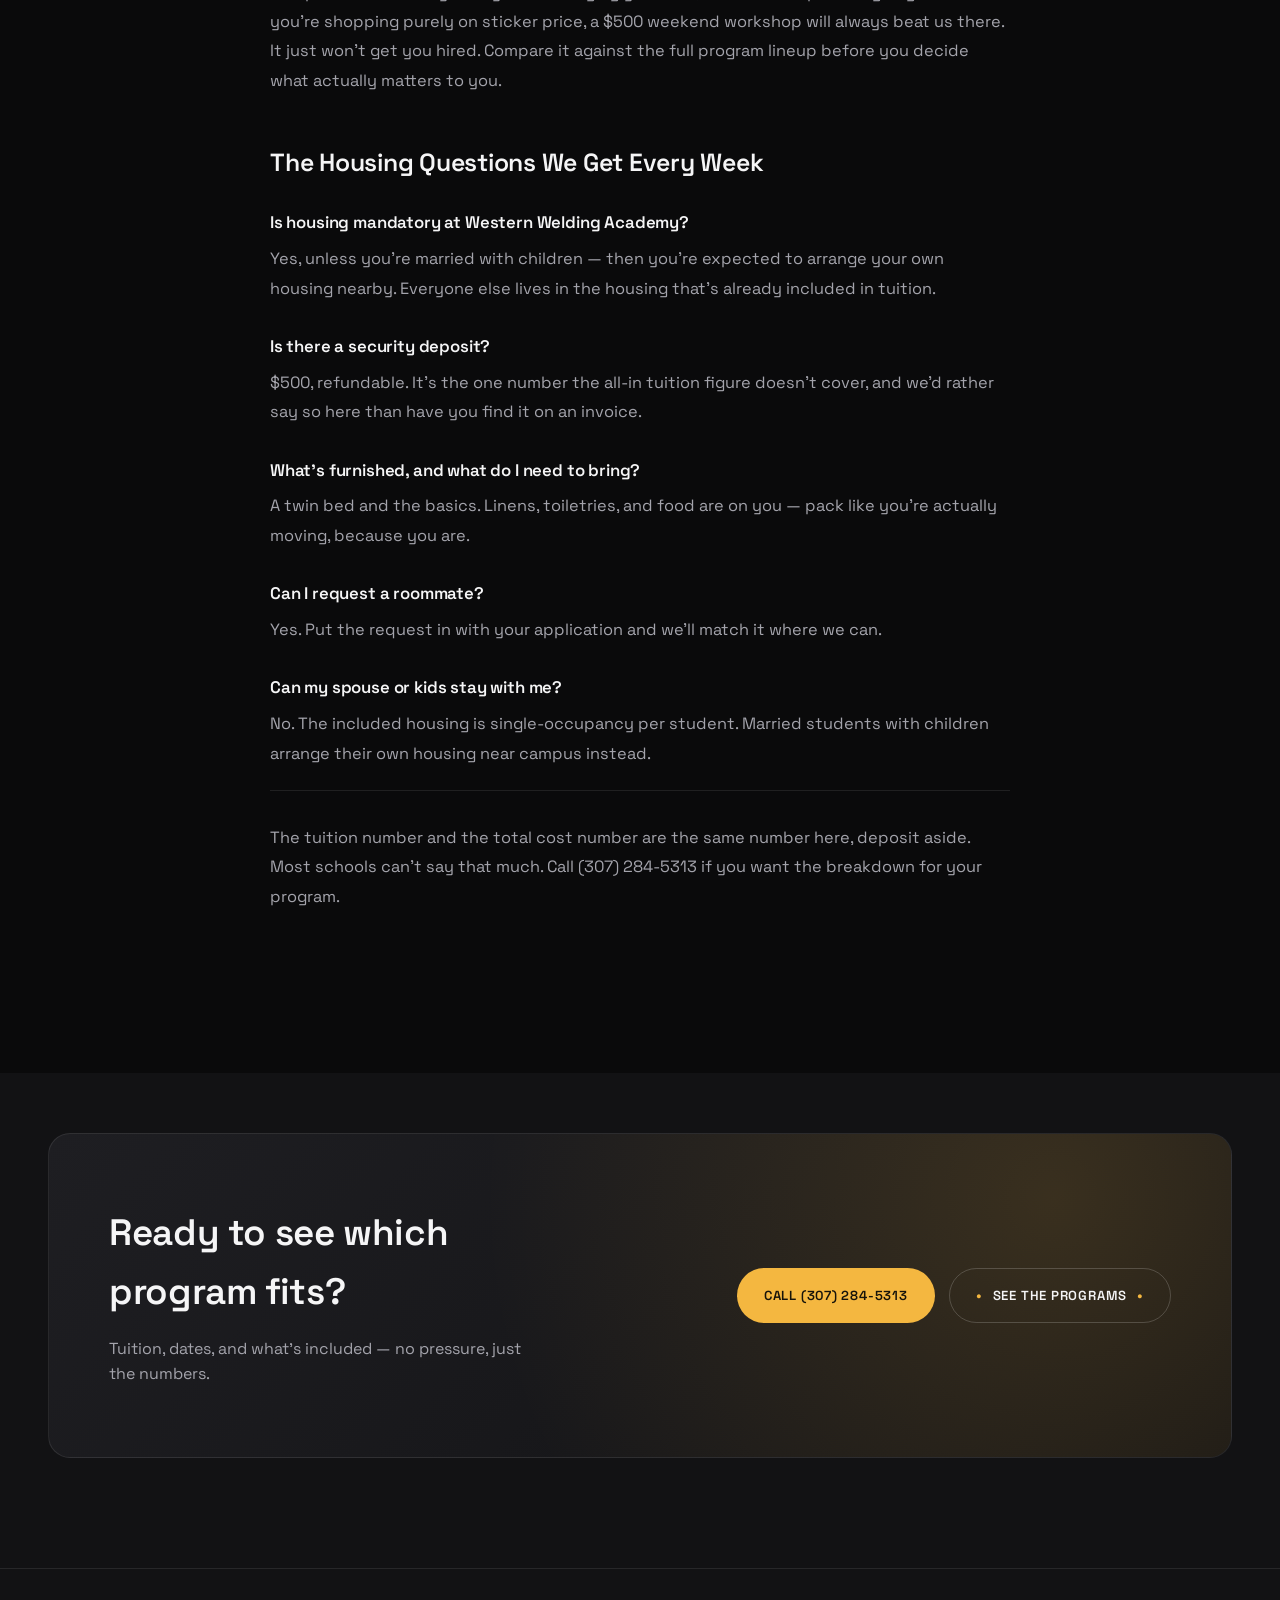
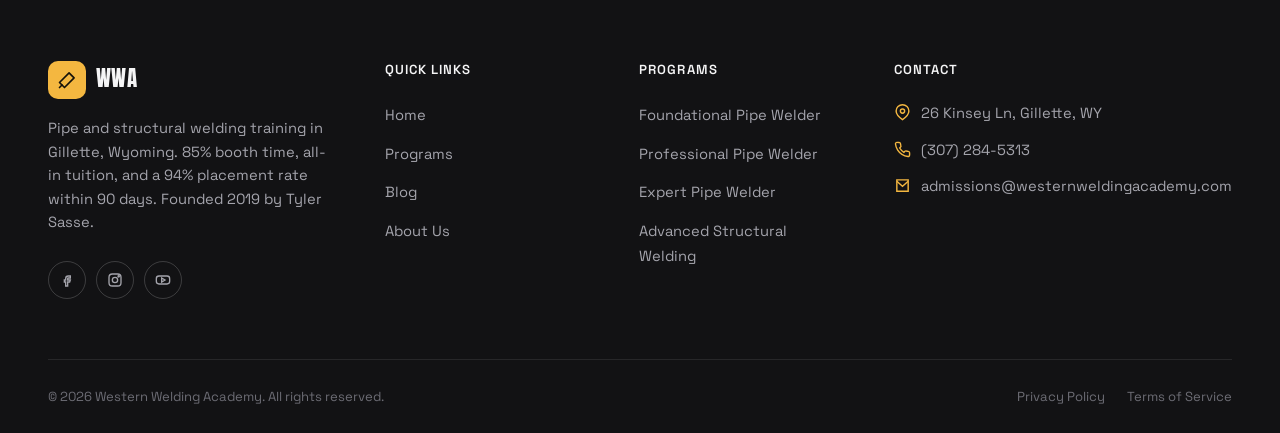
<file: blog-welding-school-housing.html>
<!DOCTYPE html>
<html lang="en">
<head>
<meta charset="UTF-8">
<meta name="viewport" content="width=device-width, initial-scale=1.0">
<title>Welding Schools With Housing: What's Included | WWA</title>
<meta name="description" content="Welding schools with housing exist — here's exactly what's included at Western Welding Academy, the $500 deposit most schools don't mention, and answers to what people actually ask. Read the full breakdown.">
<link rel="canonical" href="https://seo-demo-cyan.vercel.app/blog-welding-school-housing.html">
<link rel="icon" href="data:image/svg+xml,%3Csvg xmlns='http://www.w3.org/2000/svg' viewBox='0 0 100 100'%3E%3Ctext y='.9em' font-size='90'%3E%F0%9F%94%A5%3C/text%3E%3C/svg%3E">
<link rel="apple-touch-icon" href="data:image/svg+xml,%3Csvg xmlns='http://www.w3.org/2000/svg' viewBox='0 0 100 100'%3E%3Ctext y='.9em' font-size='90'%3E%F0%9F%94%A5%3C/text%3E%3C/svg%3E">

<meta property="og:type" content="article">
<meta property="og:title" content="Welding Schools With Housing: What's Included">
<meta property="og:description" content="Housing, tools, PPE, and materials are already inside the tuition number. Here's the deposit and rules most schools don't mention, plus an FAQ.">
<meta property="og:image" content="https://images.pexels.com/photos/2950108/pexels-photo-2950108.jpeg?auto=compress&cs=tinysrgb&fit=crop&h=627&w=1200">
<meta property="og:url" content="https://seo-demo-cyan.vercel.app/blog-welding-school-housing.html">
<meta property="og:site_name" content="Western Welding Academy">

<meta name="twitter:card" content="summary_large_image">
<meta name="twitter:title" content="Welding Schools With Housing: What's Included">
<meta name="twitter:description" content="Housing, tools, PPE, and materials are already inside the tuition number. Here's the deposit and rules most schools don't mention, plus an FAQ.">
<meta name="twitter:image" content="https://images.pexels.com/photos/2950108/pexels-photo-2950108.jpeg?auto=compress&cs=tinysrgb&fit=crop&h=627&w=1200">

<link rel="preconnect" href="https://fonts.googleapis.com">
<link rel="preconnect" href="https://fonts.gstatic.com" crossorigin>
<link href="https://fonts.googleapis.com/css2?family=Anton&family=Space+Grotesk:wght@300;400;500;600;700&display=swap" rel="stylesheet">
<link rel="stylesheet" href="css/style.css">

<script type="application/ld+json">
{
  "@context": "https://schema.org",
  "@type": "BlogPosting",
  "headline": "Welding Schools With Housing: What's Included",
  "description": "Welding schools with housing exist — here's exactly what's included at Western Welding Academy, the deposit most schools don't mention, and an FAQ covering what people actually ask.",
  "image": "https://images.pexels.com/photos/2950108/pexels-photo-2950108.jpeg?auto=compress&cs=tinysrgb&fit=crop&h=627&w=1200",
  "datePublished": "2026-09-03",
  "dateModified": "2026-09-03",
  "author": {
    "@type": "Person",
    "name": "Tyler Sasse",
    "jobTitle": "Founder & CEO",
    "url": "https://seo-demo-cyan.vercel.app/index.html#about"
  },
  "publisher": {
    "@type": "EducationalOrganization",
    "name": "Western Welding Academy",
    "url": "https://seo-demo-cyan.vercel.app/",
    "logo": { "@type": "ImageObject", "url": "https://images.pexels.com/photos/2950108/pexels-photo-2950108.jpeg?auto=compress&cs=tinysrgb&fit=crop&h=627&w=1200" }
  },
  "mainEntityOfPage": { "@type": "WebPage", "@id": "https://seo-demo-cyan.vercel.app/blog-welding-school-housing.html" }
}
</script>
<script type="application/ld+json">
{
  "@context": "https://schema.org",
  "@type": "BreadcrumbList",
  "itemListElement": [
    { "@type": "ListItem", "position": 1, "name": "Home", "item": "https://seo-demo-cyan.vercel.app/index.html" },
    { "@type": "ListItem", "position": 2, "name": "Blog", "item": "https://seo-demo-cyan.vercel.app/blog.html" },
    { "@type": "ListItem", "position": 3, "name": "Welding School Housing", "item": "https://seo-demo-cyan.vercel.app/blog-welding-school-housing.html" }
  ]
}
</script>
<script type="application/ld+json">
{
  "@context": "https://schema.org",
  "@type": "FAQPage",
  "mainEntity": [
    {
      "@type": "Question",
      "name": "Is housing mandatory at Western Welding Academy?",
      "acceptedAnswer": { "@type": "Answer", "text": "Yes, unless you're married with children — then you're expected to arrange your own housing nearby. Everyone else lives in the housing that's already included in tuition." }
    },
    {
      "@type": "Question",
      "name": "Is there a security deposit?",
      "acceptedAnswer": { "@type": "Answer", "text": "$500, refundable. It's the one number the all-in tuition figure doesn't cover, and we'd rather say so here than have you find it on an invoice." }
    },
    {
      "@type": "Question",
      "name": "What's furnished, and what do I need to bring?",
      "acceptedAnswer": { "@type": "Answer", "text": "A twin bed and the basics. Linens, toiletries, and food are on you — pack like you're actually moving, because you are." }
    },
    {
      "@type": "Question",
      "name": "Can I request a roommate?",
      "acceptedAnswer": { "@type": "Answer", "text": "Yes. Put the request in with your application and we'll match it where we can." }
    },
    {
      "@type": "Question",
      "name": "Can my spouse or kids stay with me?",
      "acceptedAnswer": { "@type": "Answer", "text": "No. The included housing is single-occupancy per student. Married students with children arrange their own housing near campus instead." }
    }
  ]
}
</script>
</head>
<body>

<a class="skip-link" href="#main-content">Skip to content</a>

<header class="site-header">
  <div class="container">
    <a href="index.html" class="brand">
      <span class="brand-mark">
        <svg viewBox="0 0 24 24" fill="none" stroke="currentColor" stroke-width="2" stroke-linecap="round" stroke-linejoin="round"><path d="M14.5 3.5 20.5 9.5 9 21 3 15Z"/><path d="M6 18 3 21"/><path d="M15 5 12 8"/></svg>
      </span>
      WWA<span>Western Welding Academy</span>
    </a>
    <nav class="nav-main">
      <a href="index.html">Home</a>
      <a href="services.html">Programs</a>
      <a href="blog.html" class="active">Blog</a>
      <a href="index.html#about">About</a>
      <a href="index.html#contact">Apply</a>
    </nav>
    <div class="header-actions">
      <a href="index.html#contact" class="btn btn-primary">Apply Now</a>
      <button class="nav-toggle" aria-label="Toggle menu" aria-expanded="false">
        <svg class="icon-menu" viewBox="0 0 24 24" fill="none" stroke="currentColor" stroke-width="2" stroke-linecap="round"><path d="M4 7h16M4 12h16M4 17h16"/></svg>
        <svg class="icon-close" viewBox="0 0 24 24" fill="none" stroke="currentColor" stroke-width="2" stroke-linecap="round"><path d="M6 6l12 12M18 6 6 18"/></svg>
      </button>
    </div>
  </div>
</header>

<main id="main-content">

<section class="page-hero" style="padding-bottom:60px;">
  <div class="container">
    <div class="breadcrumb"><a href="index.html">Home</a><span class="sep">/</span><a href="blog.html">Blog</a><span class="sep">/</span><span class="current">Welding School Housing</span></div>
    <div class="meta-row" style="margin-bottom:20px;"><span class="tag">Cost &amp; ROI</span><time datetime="2026-09-03">September 3, 2026</time><span>· 7 min read</span></div>
    <h1 style="max-width:20ch;">Welding School With Housing: What $17,050 All-In Actually Buys You</h1>
    <p class="post-byline">By <a href="index.html#about">Tyler Sasse</a>, Founder &amp; CEO — 20 years as a working welder before founding Western Welding Academy in 2019</p>
  </div>
</section>

<section class="section" style="padding-top:0;">
  <div class="container">
    <article class="post-body">

      <p>Yes — welding schools with housing exist, and Western Welding Academy is one of them. Every program's tuition includes furnished housing five minutes from campus, utilities and WiFi covered, for the full length of the program. Here's exactly what that means in dollars, what the fine print says, and who it's not actually for.</p>

      <p class="post-lead">Bottom line: housing, tools, PPE, and materials are already inside the tuition number — $17,050 for Foundational, up to $35,800 for Expert. That's $3,000 to $6,000 you don't have to go find on top of it, minus a refundable $500 deposit we'd rather tell you about now than let you find on an invoice.</p>

      <h2>Does Welding School Provide Housing? What "All-In" Actually Includes</h2>

      <div class="media-panel post-image" role="img" aria-label="Furnished student apartment provided as part of welding school housing" data-photo="furnished student housing apartment"><div class="spark-field"></div><div class="glow-icon"><svg viewBox="0 0 24 24" fill="none" stroke="currentColor" stroke-width="1.5" stroke-linecap="round" stroke-linejoin="round"><path d="M4 20V10l8-6 8 6v10M9 20v-6h6v6"/></svg></div></div>

      <p>Furnished apartment, five minutes from campus. Here's what's covered, and what's on you:</p>
      <ul>
        <li>WiFi, utilities, and parking — covered</li>
        <li>Furnished, twin bed provided</li>
        <li>Linens, toiletries, and food — you bring these</li>
        <li>Roommate matching available on request</li>
      </ul>
      <p>Pack like you're moving somewhere for three to six months, because you are. Most schools call it "student housing" and let the specifics stay vague until you've already paid a deposit somewhere else to hold your spot. Here, it's <strong>one line on one invoice</strong>.</p>

      <h2>Most "Housing Assistance" Isn't Housing</h2>
      <p>Ask a few welding schools what "housing assistance" actually means and watch the answer get thinner the longer they talk. At more than one school we looked at, it's a phone number and a list of hotels they've negotiated a discount with — a suggestion, not housing. Compare that to a line item that's already inside your tuition and doesn't require you to make a single call.</p>

      <h2>Welding School Room and Board Cost — The Real Comparison</h2>
      <p>Housing alone represents <strong>$3,000 to $6,000 in savings</strong> compared to a program that doesn't include it. Run the math against community college instead: tuition runs $3,000 to $10,000, plus $1,500 to $3,000 for tools and materials that aren't included, plus whatever an apartment costs in that town for the length of the program. None of that shows up on the sticker price.</p>
      <p>For the price of one semester of a four-year degree's general-ed requirements, you could be fully certified and working. That's not a slogan — a 12-week <a href="services.html#foundational">Foundational Pipe Welder program</a> is $17,050 all-in, and entry salary starts at $40,000. For the national picture on where that leads, the <a href="https://www.bls.gov/ooh/production/welders-cutters-solderers-and-brazers.htm" target="_blank" rel="noopener">Bureau of Labor Statistics' outlook for welders</a> is a reasonable place to start.</p>

      <h2>How Much Does Housing Save at Welding School? The Four Programs, All-In</h2>

      <div class="program-table-wrap">
        <table class="program-table">
          <thead>
            <tr><th>Program</th><th>Length</th><th>Tuition (all-in)</th><th>Entry salary</th></tr>
          </thead>
          <tbody>
            <tr><td><a href="services.html#foundational">Foundational Pipe Welder</a></td><td>12 weeks</td><td>$17,050</td><td>$40,000–$60,000</td></tr>
            <tr><td><a href="services.html#professional">Professional Pipe Welder</a></td><td>19 weeks</td><td>$27,600</td><td>$50,000–$90,000</td></tr>
            <tr><td><a href="services.html#expert">Expert Pipe Welder</a></td><td>24 weeks</td><td>$35,800</td><td>$60,000–$125,000+</td></tr>
            <tr><td><a href="services.html#structural">Advanced Structural Welding</a></td><td>12 weeks</td><td>$25,800</td><td>$40,000–$70,000</td></tr>
          </tbody>
        </table>
      </div>

      <p>Most graduates recover that tuition in <strong>5 to 7 months</strong> once they're working. Expert-track grads, entering at $60,000 to $125,000, often clear it in under five months — sometimes faster than a single semester of a four-year degree would even finish. See the full breakdown on the <a href="services.html">programs page</a>.</p>

      <div class="media-panel post-image" role="img" aria-label="Packing boxes for the move to welding school" data-photo="moving boxes apartment"><div class="spark-field"></div><div class="glow-icon"><svg viewBox="0 0 24 24" fill="none" stroke="currentColor" stroke-width="1.5" stroke-linecap="round" stroke-linejoin="round"><rect x="3" y="7" width="18" height="13" rx="2"/><path d="M3 7 6 3h12l3 4"/></svg></div></div>

      <h2>The Fine Print — Deposit, Rules, and What to Pack</h2>
      <p>The all-in number isn't the only number. Here's the rest of it:</p>
      <ul>
        <li>Refundable <strong>$500 security deposit</strong>, separate from tuition</li>
        <li>Included for every student except those married with children — you arrange your own place near campus in that case</li>
        <li>No pets</li>
        <li>Roommate requests go in with your application, matched where possible</li>
      </ul>
      <p>The bed's provided. Everything else — sheets, the good pillow, your actual life — is on you to pack.</p>

      <div class="media-panel post-image" role="img" aria-label="Welding student practicing pipe welds in a training booth" data-photo="welding student booth training gillette"><div class="spark-field"></div><div class="glow-icon"><svg viewBox="0 0 24 24" fill="none" stroke="currentColor" stroke-width="1.5" stroke-linecap="round" stroke-linejoin="round"><circle cx="12" cy="12" r="9"/><path d="M12 7v5l3 3"/></svg></div></div>

      <h2>Moving Away for Welding School — What to Expect</h2>
      <p>Forty hours a week, <strong>85% of it booth-side</strong> on real pipe and structural steel — not a classroom, not a simulator. That's the actual schedule, and it's a full-time job before it's a paycheck. Nobody's grading you on attendance. You're either in the booth or you're behind.</p>
      <p>There's a specific kind of tired that comes from a 40-hour week with a hood on. It's a good tired. It's also just tired. Every instructor running that booth has done the job in the field first — the program is built around real pipe and structural welding, backed by an <a href="https://www.aws.org/Businesses/Facility-Accreditation/ATF/" target="_blank" rel="noopener">AWS Accredited Testing Facility</a> standard, not a generic curriculum.</p>

      <h2>Who This Isn't For</h2>
      <p>If you're married with kids and already have a place lined up near Gillette, the housing math in this post isn't about you — you're arranging your own, and that's expected going in. And if you're shopping purely on sticker price, a $500 weekend workshop will always beat us there. It just won't get you hired. Compare it against the <a href="blog.html">full program lineup</a> before you decide what actually matters to you.</p>

      <h2>The Housing Questions We Get Every Week</h2>

      <h3>Is housing mandatory at Western Welding Academy?</h3>
      <p>Yes, unless you're married with children — then you're expected to arrange your own housing nearby. Everyone else lives in the housing that's already included in tuition.</p>

      <h3>Is there a security deposit?</h3>
      <p>$500, refundable. It's the one number the all-in tuition figure doesn't cover, and we'd rather say so here than have you find it on an invoice.</p>

      <h3>What's furnished, and what do I need to bring?</h3>
      <p>A twin bed and the basics. Linens, toiletries, and food are on you — pack like you're actually moving, because you are.</p>

      <h3>Can I request a roommate?</h3>
      <p>Yes. Put the request in with your application and we'll match it where we can.</p>

      <h3>Can my spouse or kids stay with me?</h3>
      <p>No. The included housing is single-occupancy per student. Married students with children arrange their own housing near campus instead.</p>

      <p class="post-signoff">The tuition number and the total cost number are the same number here, deposit aside. Most schools can't say that much. Call (307) 284-5313 if you want the breakdown for your program.</p>

    </article>
  </div>
</section>

<section class="section section-alt" style="padding-top:60px;">
  <div class="container">
    <div class="cta-band">
      <div>
        <h2>Ready to see which program fits?</h2>
        <p>Tuition, dates, and what's included — no pressure, just the numbers.</p>
      </div>
      <div class="cta-actions">
        <a href="tel:+13072845313" class="btn btn-primary">Call (307) 284-5313</a>
        <a href="services.html" class="btn btn-outline"><span class="dot">•</span> See The Programs <span class="dot">•</span></a>
      </div>
    </div>
  </div>
</section>

</main>

<footer class="site-footer">
  <div class="container">
    <div class="footer-grid">
      <div class="footer-brand">
        <a href="index.html" class="brand">
          <span class="brand-mark"><svg viewBox="0 0 24 24" fill="none" stroke="currentColor" stroke-width="2" stroke-linecap="round" stroke-linejoin="round"><path d="M14.5 3.5 20.5 9.5 9 21 3 15Z"/><path d="M6 18 3 21"/></svg></span>
          WWA
        </a>
        <p>Pipe and structural welding training in Gillette, Wyoming. 85% booth time, all-in tuition, and a 94% placement rate within 90 days. Founded 2019 by Tyler Sasse.</p>
        <div class="social-row">
          <a href="#" aria-label="Facebook"><svg viewBox="0 0 24 24" fill="none" stroke="currentColor" stroke-width="2"><path d="M14 9h3V6h-3a4 4 0 0 0-4 4v2H8v3h2v6h3v-6h3l1-3h-4v-2a1 1 0 0 1 1-1Z"/></svg></a>
          <a href="#" aria-label="Instagram"><svg viewBox="0 0 24 24" fill="none" stroke="currentColor" stroke-width="2"><rect x="3" y="3" width="18" height="18" rx="5"/><circle cx="12" cy="12" r="4"/><circle cx="17.5" cy="6.5" r="1"/></svg></a>
          <a href="#" aria-label="YouTube"><svg viewBox="0 0 24 24" fill="none" stroke="currentColor" stroke-width="2"><rect x="2" y="6" width="20" height="12" rx="4"/><path d="m10 9 5 3-5 3Z"/></svg></a>
        </div>
      </div>
      <div class="footer-col">
        <h4>Quick Links</h4>
        <ul>
          <li><a href="index.html">Home</a></li>
          <li><a href="services.html">Programs</a></li>
          <li><a href="blog.html">Blog</a></li>
          <li><a href="index.html#about">About Us</a></li>
        </ul>
      </div>
      <div class="footer-col">
        <h4>Programs</h4>
        <ul>
          <li><a href="services.html#foundational">Foundational Pipe Welder</a></li>
          <li><a href="services.html#professional">Professional Pipe Welder</a></li>
          <li><a href="services.html#expert">Expert Pipe Welder</a></li>
          <li><a href="services.html#structural">Advanced Structural Welding</a></li>
        </ul>
      </div>
      <div class="footer-col">
        <h4>Contact</h4>
        <ul>
          <li class="contact-item"><svg viewBox="0 0 24 24" fill="none" stroke="currentColor" stroke-width="2"><path d="M21 10c0 6-9 12-9 12S3 16 3 10a9 9 0 0 1 18 0Z"/><circle cx="12" cy="10" r="3"/></svg> 26 Kinsey Ln, Gillette, WY</li>
          <li class="contact-item"><svg viewBox="0 0 24 24" fill="none" stroke="currentColor" stroke-width="2"><path d="M22 16.9v3a2 2 0 0 1-2.2 2 19.8 19.8 0 0 1-8.6-3.1 19.5 19.5 0 0 1-6-6 19.8 19.8 0 0 1-3.1-8.6A2 2 0 0 1 4.1 2h3a2 2 0 0 1 2 1.7c.1.9.3 1.8.6 2.7a2 2 0 0 1-.4 2.1L8 9.9a16 16 0 0 0 6 6l1.4-1.4a2 2 0 0 1 2.1-.4c.9.3 1.8.5 2.7.6a2 2 0 0 1 1.8 2Z"/></svg> (307) 284-5313</li>
          <li class="contact-item"><svg viewBox="0 0 24 24" fill="none" stroke="currentColor" stroke-width="2"><path d="M4 4h16v16H4Z"/><path d="m4 6 8 7 8-7"/></svg> admissions@westernweldingacademy.com</li>
        </ul>
      </div>
    </div>
    <div class="footer-bottom">
      <p>&copy; <span class="current-year"></span> Western Welding Academy. All rights reserved.</p>
      <div class="legal-links">
        <a href="#">Privacy Policy</a>
        <a href="#">Terms of Service</a>
      </div>
    </div>
  </div>
</footer>

<button class="back-to-top" aria-label="Back to top">
  <svg viewBox="0 0 24 24" fill="none" stroke="currentColor" stroke-width="2" stroke-linecap="round" stroke-linejoin="round"><path d="M12 19V5M5 12l7-7 7 7"/></svg>
</button>

<script src="js/main.js"></script>
</body>
</html>
</file>
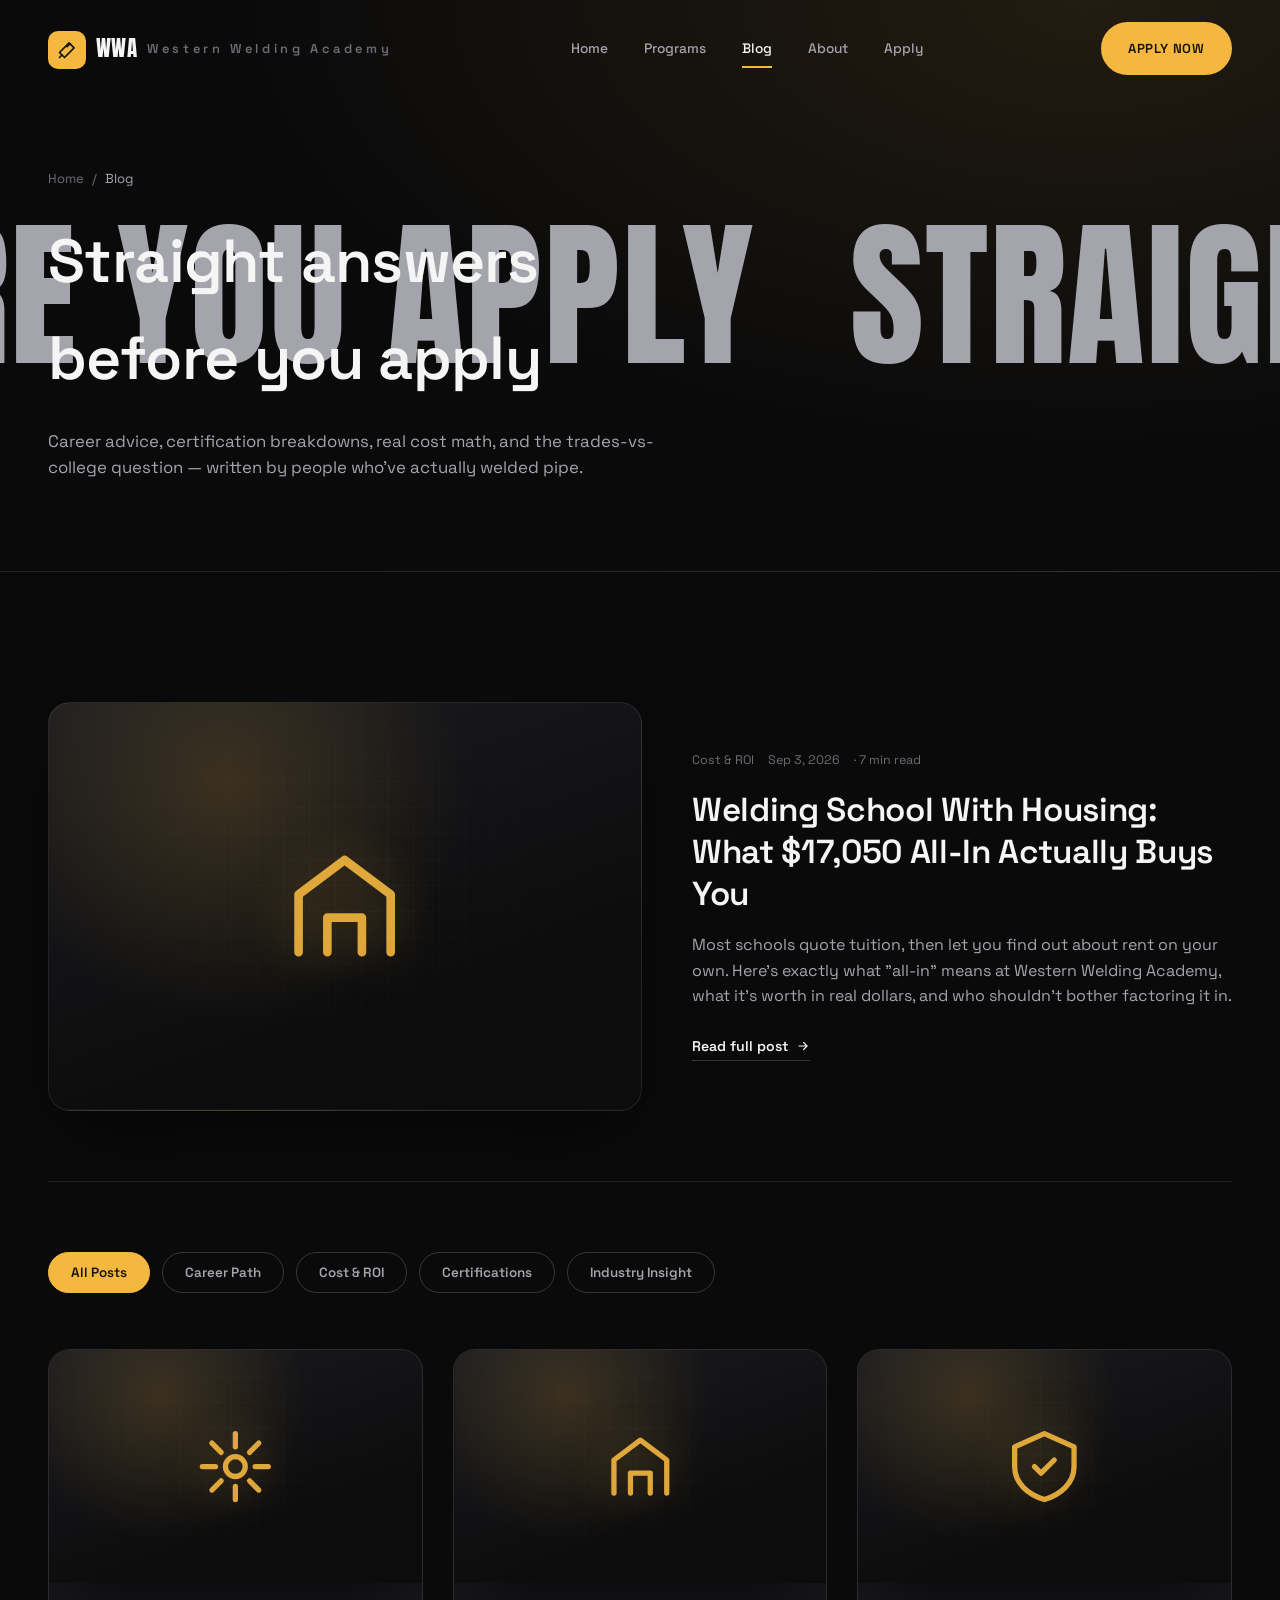
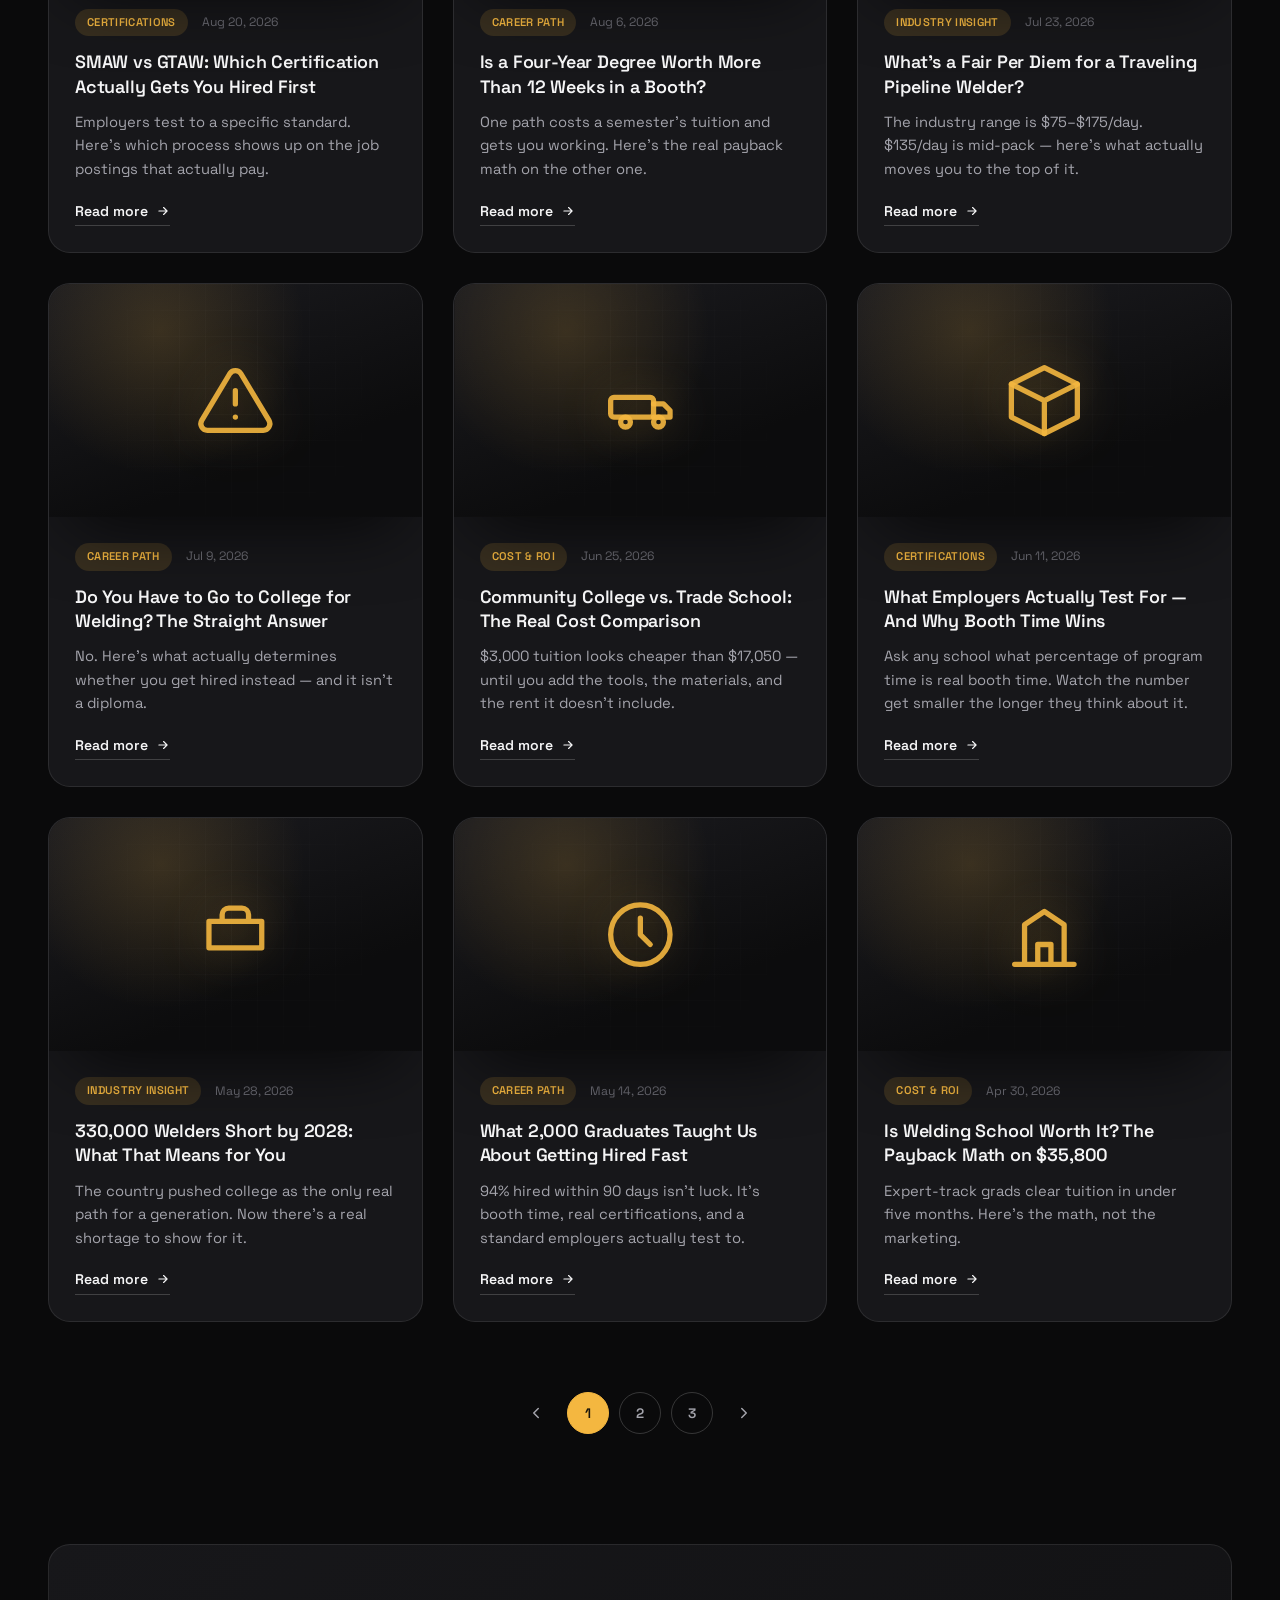
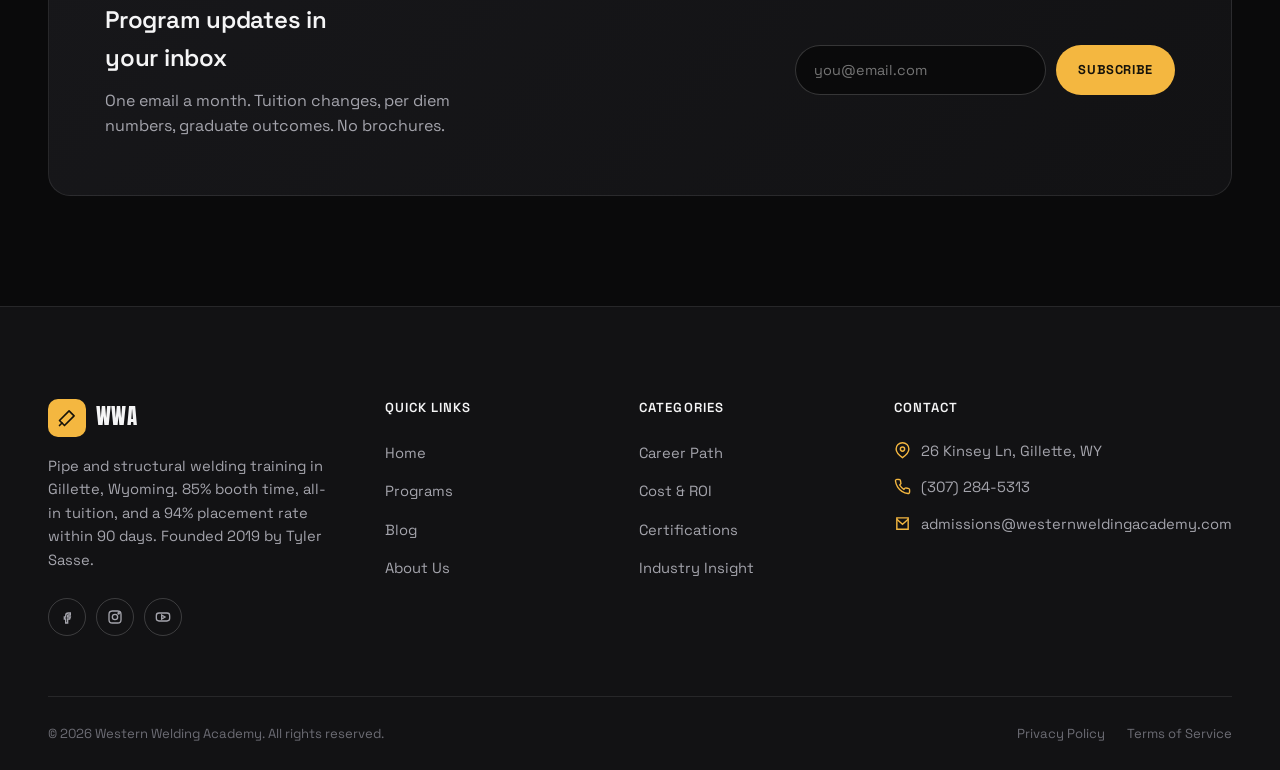
<file: blog.html>
<!DOCTYPE html>
<html lang="en">
<head>
<meta charset="UTF-8">
<meta name="viewport" content="width=device-width, initial-scale=1.0">
<title>Blog | Western Welding Academy</title>
<meta name="description" content="Straight answers on welding careers, certifications, cost and ROI, and the trades vs. college — from Western Welding Academy in Gillette, WY.">
<link rel="icon" href="data:image/svg+xml,%3Csvg xmlns='http://www.w3.org/2000/svg' viewBox='0 0 100 100'%3E%3Ctext y='.9em' font-size='90'%3E%F0%9F%94%A5%3C/text%3E%3C/svg%3E">
<link rel="preconnect" href="https://fonts.googleapis.com">
<link rel="preconnect" href="https://fonts.gstatic.com" crossorigin>
<link href="https://fonts.googleapis.com/css2?family=Anton&family=Space+Grotesk:wght@300;400;500;600;700&display=swap" rel="stylesheet">
<link rel="stylesheet" href="css/style.css">
</head>
<body>

<header class="site-header">
  <div class="container">
    <a href="index.html" class="brand">
      <span class="brand-mark">
        <svg viewBox="0 0 24 24" fill="none" stroke="currentColor" stroke-width="2" stroke-linecap="round" stroke-linejoin="round"><path d="M14.5 3.5 20.5 9.5 9 21 3 15Z"/><path d="M6 18 3 21"/><path d="M15 5 12 8"/></svg>
      </span>
      WWA<span>Western Welding Academy</span>
    </a>
    <nav class="nav-main">
      <a href="index.html">Home</a>
      <a href="services.html">Programs</a>
      <a href="blog.html" class="active">Blog</a>
      <a href="index.html#about">About</a>
      <a href="index.html#contact">Apply</a>
    </nav>
    <div class="header-actions">
      <a href="index.html#contact" class="btn btn-primary">Apply Now</a>
      <button class="nav-toggle" aria-label="Toggle menu" aria-expanded="false">
        <svg class="icon-menu" viewBox="0 0 24 24" fill="none" stroke="currentColor" stroke-width="2" stroke-linecap="round"><path d="M4 7h16M4 12h16M4 17h16"/></svg>
        <svg class="icon-close" viewBox="0 0 24 24" fill="none" stroke="currentColor" stroke-width="2" stroke-linecap="round"><path d="M6 6l12 12M18 6 6 18"/></svg>
      </button>
    </div>
  </div>
</header>

<section class="page-hero">
  <div class="hero-bgtext"><p><span>STRAIGHT ANSWERS BEFORE YOU APPLY</span><span>STRAIGHT ANSWERS BEFORE YOU APPLY</span></p></div>
  <div class="container">
    <div class="breadcrumb"><a href="index.html">Home</a><span class="sep">/</span><span class="current">Blog</span></div>
    <h1>Straight answers before you apply</h1>
    <p>Career advice, certification breakdowns, real cost math, and the trades-vs-college question — written by people who've actually welded pipe.</p>
  </div>
</section>

<section class="section" style="padding-bottom:0;">
  <div class="container">

    <article class="featured-post">
      <div class="media-panel" data-photo="welding trade school housing dorm"><div class="spark-field"></div><div class="glow-icon"><svg viewBox="0 0 24 24" fill="none" stroke="currentColor" stroke-width="1.5" stroke-linecap="round" stroke-linejoin="round"><path d="M4 20V10l8-6 8 6v10M9 20v-6h6v6"/></svg></div></div>
      <div>
        <div class="meta-row"><span class="tag">Cost &amp; ROI</span><span>Sep 3, 2026</span><span>· 7 min read</span></div>
        <h2>Welding School With Housing: What $17,050 All-In Actually Buys You</h2>
        <p>Most schools quote tuition, then let you find out about rent on your own. Here's exactly what "all-in" means at Western Welding Academy, what it's worth in real dollars, and who shouldn't bother factoring it in.</p>
        <a href="blog-welding-school-housing.html" class="text-link">Read full post <svg viewBox="0 0 24 24" fill="none" stroke="currentColor" stroke-width="2" stroke-linecap="round" stroke-linejoin="round"><path d="M5 12h14M13 6l6 6-6 6"/></svg></a>
      </div>
    </article>

    <div class="filter-tabs">
      <button class="is-active" data-filter="all">All Posts</button>
      <button data-filter="career">Career Path</button>
      <button data-filter="cost">Cost &amp; ROI</button>
      <button data-filter="certifications">Certifications</button>
      <button data-filter="industry">Industry Insight</button>
    </div>

    <div class="blog-grid">

      <article class="blog-card" data-category="certifications">
        <div class="media-panel" data-photo="welding certification test booth"><div class="spark-field"></div><div class="glow-icon"><svg viewBox="0 0 24 24" fill="none" stroke="currentColor" stroke-width="1.6" stroke-linecap="round" stroke-linejoin="round"><circle cx="12" cy="12" r="3"/><path d="M12 2v4M12 18v4M4.9 4.9l2.8 2.8M16.3 16.3l2.8 2.8M2 12h4M18 12h4M4.9 19.1l2.8-2.8M16.3 7.7l2.8-2.8"/></svg></div></div>
        <div class="card-body">
          <div class="meta-row"><span class="tag">Certifications</span><span>Aug 20, 2026</span></div>
          <h3>SMAW vs GTAW: Which Certification Actually Gets You Hired First</h3>
          <p>Employers test to a specific standard. Here's which process shows up on the job postings that actually pay.</p>
          <a href="#" class="text-link">Read more <svg viewBox="0 0 24 24" fill="none" stroke="currentColor" stroke-width="2" stroke-linecap="round" stroke-linejoin="round"><path d="M5 12h14M13 6l6 6-6 6"/></svg></a>
        </div>
      </article>

      <article class="blog-card" data-category="career">
        <div class="media-panel" data-photo="young welder working pipeline"><div class="spark-field"></div><div class="glow-icon"><svg viewBox="0 0 24 24" fill="none" stroke="currentColor" stroke-width="1.6" stroke-linecap="round" stroke-linejoin="round"><path d="M4 20V10l8-6 8 6v10M9 20v-6h6v6"/></svg></div></div>
        <div class="card-body">
          <div class="meta-row"><span class="tag">Career Path</span><span>Aug 6, 2026</span></div>
          <h3>Is a Four-Year Degree Worth More Than 12 Weeks in a Booth?</h3>
          <p>One path costs a semester's tuition and gets you working. Here's the real payback math on the other one.</p>
          <a href="#" class="text-link">Read more <svg viewBox="0 0 24 24" fill="none" stroke="currentColor" stroke-width="2" stroke-linecap="round" stroke-linejoin="round"><path d="M5 12h14M13 6l6 6-6 6"/></svg></a>
        </div>
      </article>

      <article class="blog-card" data-category="industry">
        <div class="media-panel" data-photo="traveling pipeline welder job site"><div class="spark-field"></div><div class="glow-icon"><svg viewBox="0 0 24 24" fill="none" stroke="currentColor" stroke-width="1.6" stroke-linecap="round" stroke-linejoin="round"><path d="M12 2 3 6v6c0 5 4 8.5 9 10 5-1.5 9-5 9-10V6Z"/><path d="m9 12 2 2 4-4"/></svg></div></div>
        <div class="card-body">
          <div class="meta-row"><span class="tag">Industry Insight</span><span>Jul 23, 2026</span></div>
          <h3>What's a Fair Per Diem for a Traveling Pipeline Welder?</h3>
          <p>The industry range is $75–$175/day. $135/day is mid-pack — here's what actually moves you to the top of it.</p>
          <a href="#" class="text-link">Read more <svg viewBox="0 0 24 24" fill="none" stroke="currentColor" stroke-width="2" stroke-linecap="round" stroke-linejoin="round"><path d="M5 12h14M13 6l6 6-6 6"/></svg></a>
        </div>
      </article>

      <article class="blog-card" data-category="career">
        <div class="media-panel" data-photo="welding student classroom booth"><div class="spark-field"></div><div class="glow-icon"><svg viewBox="0 0 24 24" fill="none" stroke="currentColor" stroke-width="1.6" stroke-linecap="round" stroke-linejoin="round"><path d="M12 9v4M12 17h.01M10.3 3.86 1.82 18a2 2 0 0 0 1.71 3h16.94a2 2 0 0 0 1.71-3L13.7 3.86a2 2 0 0 0-3.4 0Z"/></svg></div></div>
        <div class="card-body">
          <div class="meta-row"><span class="tag">Career Path</span><span>Jul 9, 2026</span></div>
          <h3>Do You Have to Go to College for Welding? The Straight Answer</h3>
          <p>No. Here's what actually determines whether you get hired instead — and it isn't a diploma.</p>
          <a href="#" class="text-link">Read more <svg viewBox="0 0 24 24" fill="none" stroke="currentColor" stroke-width="2" stroke-linecap="round" stroke-linejoin="round"><path d="M5 12h14M13 6l6 6-6 6"/></svg></a>
        </div>
      </article>

      <article class="blog-card" data-category="cost">
        <div class="media-panel" data-photo="community college welding class"><div class="spark-field"></div><div class="glow-icon"><svg viewBox="0 0 24 24" fill="none" stroke="currentColor" stroke-width="1.6" stroke-linecap="round" stroke-linejoin="round"><rect x="3" y="11" width="13" height="6" rx="1"/><path d="M16 13h3l2 2v2h-5"/><circle cx="7.5" cy="18.5" r="1.5"/><circle cx="17.5" cy="18.5" r="1.5"/></svg></div></div>
        <div class="card-body">
          <div class="meta-row"><span class="tag">Cost &amp; ROI</span><span>Jun 25, 2026</span></div>
          <h3>Community College vs. Trade School: The Real Cost Comparison</h3>
          <p>$3,000 tuition looks cheaper than $17,050 — until you add the tools, the materials, and the rent it doesn't include.</p>
          <a href="#" class="text-link">Read more <svg viewBox="0 0 24 24" fill="none" stroke="currentColor" stroke-width="2" stroke-linecap="round" stroke-linejoin="round"><path d="M5 12h14M13 6l6 6-6 6"/></svg></a>
        </div>
      </article>

      <article class="blog-card" data-category="certifications">
        <div class="media-panel" data-photo="welding instructor evaluating student"><div class="spark-field"></div><div class="glow-icon"><svg viewBox="0 0 24 24" fill="none" stroke="currentColor" stroke-width="1.6" stroke-linecap="round" stroke-linejoin="round"><path d="M12 2 2 7v10l10 5 10-5V7Z"/><path d="M2 7l10 5 10-5M12 12v10"/></svg></div></div>
        <div class="card-body">
          <div class="meta-row"><span class="tag">Certifications</span><span>Jun 11, 2026</span></div>
          <h3>What Employers Actually Test For — And Why Booth Time Wins</h3>
          <p>Ask any school what percentage of program time is real booth time. Watch the number get smaller the longer they think about it.</p>
          <a href="#" class="text-link">Read more <svg viewBox="0 0 24 24" fill="none" stroke="currentColor" stroke-width="2" stroke-linecap="round" stroke-linejoin="round"><path d="M5 12h14M13 6l6 6-6 6"/></svg></a>
        </div>
      </article>

      <article class="blog-card" data-category="industry">
        <div class="media-panel" data-photo="industrial welder working steel"><div class="spark-field"></div><div class="glow-icon"><svg viewBox="0 0 24 24" fill="none" stroke="currentColor" stroke-width="1.6" stroke-linecap="round" stroke-linejoin="round"><path d="M4 8h16M4 8v8h16V8M8 8V6a2 2 0 0 1 2-2h4a2 2 0 0 1 2 2v2"/></svg></div></div>
        <div class="card-body">
          <div class="meta-row"><span class="tag">Industry Insight</span><span>May 28, 2026</span></div>
          <h3>330,000 Welders Short by 2028: What That Means for You</h3>
          <p>The country pushed college as the only real path for a generation. Now there's a real shortage to show for it.</p>
          <a href="#" class="text-link">Read more <svg viewBox="0 0 24 24" fill="none" stroke="currentColor" stroke-width="2" stroke-linecap="round" stroke-linejoin="round"><path d="M5 12h14M13 6l6 6-6 6"/></svg></a>
        </div>
      </article>

      <article class="blog-card" data-category="career">
        <div class="media-panel" data-photo="welding academy graduates group"><div class="spark-field"></div><div class="glow-icon"><svg viewBox="0 0 24 24" fill="none" stroke="currentColor" stroke-width="1.6" stroke-linecap="round" stroke-linejoin="round"><circle cx="12" cy="12" r="9"/><path d="M12 7v5l3 3"/></svg></div></div>
        <div class="card-body">
          <div class="meta-row"><span class="tag">Career Path</span><span>May 14, 2026</span></div>
          <h3>What 2,000 Graduates Taught Us About Getting Hired Fast</h3>
          <p>94% hired within 90 days isn't luck. It's booth time, real certifications, and a standard employers actually test to.</p>
          <a href="#" class="text-link">Read more <svg viewBox="0 0 24 24" fill="none" stroke="currentColor" stroke-width="2" stroke-linecap="round" stroke-linejoin="round"><path d="M5 12h14M13 6l6 6-6 6"/></svg></a>
        </div>
      </article>

      <article class="blog-card" data-category="cost">
        <div class="media-panel" data-photo="certified welder paycheck working"><div class="spark-field"></div><div class="glow-icon"><svg viewBox="0 0 24 24" fill="none" stroke="currentColor" stroke-width="1.6" stroke-linecap="round" stroke-linejoin="round"><path d="M3 21h18M6 21V9l6-4 6 4v12M10 21v-6h4v6"/></svg></div></div>
        <div class="card-body">
          <div class="meta-row"><span class="tag">Cost &amp; ROI</span><span>Apr 30, 2026</span></div>
          <h3>Is Welding School Worth It? The Payback Math on $35,800</h3>
          <p>Expert-track grads clear tuition in under five months. Here's the math, not the marketing.</p>
          <a href="#" class="text-link">Read more <svg viewBox="0 0 24 24" fill="none" stroke="currentColor" stroke-width="2" stroke-linecap="round" stroke-linejoin="round"><path d="M5 12h14M13 6l6 6-6 6"/></svg></a>
        </div>
      </article>

    </div>

    <div class="pagination">
      <a href="#" class="arrow" aria-label="Previous page"><svg viewBox="0 0 24 24" fill="none" stroke="currentColor" stroke-width="2" stroke-linecap="round" stroke-linejoin="round" width="18" height="18"><path d="M15 6l-6 6 6 6"/></svg></a>
      <span class="is-active">1</span>
      <a href="#">2</a>
      <a href="#">3</a>
      <a href="#" class="arrow" aria-label="Next page"><svg viewBox="0 0 24 24" fill="none" stroke="currentColor" stroke-width="2" stroke-linecap="round" stroke-linejoin="round" width="18" height="18"><path d="M9 6l6 6-6 6"/></svg></a>
    </div>

  </div>
</section>

<section class="section">
  <div class="container">
    <div class="newsletter">
      <div>
        <h3>Program updates in your inbox</h3>
        <p>One email a month. Tuition changes, per diem numbers, graduate outcomes. No brochures.</p>
      </div>
      <form class="newsletter-form">
        <input type="email" placeholder="you@email.com" required>
        <button type="submit">Subscribe</button>
      </form>
    </div>
  </div>
</section>

<footer class="site-footer">
  <div class="container">
    <div class="footer-grid">
      <div class="footer-brand">
        <a href="index.html" class="brand">
          <span class="brand-mark"><svg viewBox="0 0 24 24" fill="none" stroke="currentColor" stroke-width="2" stroke-linecap="round" stroke-linejoin="round"><path d="M14.5 3.5 20.5 9.5 9 21 3 15Z"/><path d="M6 18 3 21"/></svg></span>
          WWA
        </a>
        <p>Pipe and structural welding training in Gillette, Wyoming. 85% booth time, all-in tuition, and a 94% placement rate within 90 days. Founded 2019 by Tyler Sasse.</p>
        <div class="social-row">
          <a href="#" aria-label="Facebook"><svg viewBox="0 0 24 24" fill="none" stroke="currentColor" stroke-width="2"><path d="M14 9h3V6h-3a4 4 0 0 0-4 4v2H8v3h2v6h3v-6h3l1-3h-4v-2a1 1 0 0 1 1-1Z"/></svg></a>
          <a href="#" aria-label="Instagram"><svg viewBox="0 0 24 24" fill="none" stroke="currentColor" stroke-width="2"><rect x="3" y="3" width="18" height="18" rx="5"/><circle cx="12" cy="12" r="4"/><circle cx="17.5" cy="6.5" r="1"/></svg></a>
          <a href="#" aria-label="YouTube"><svg viewBox="0 0 24 24" fill="none" stroke="currentColor" stroke-width="2"><rect x="2" y="6" width="20" height="12" rx="4"/><path d="m10 9 5 3-5 3Z"/></svg></a>
        </div>
      </div>
      <div class="footer-col">
        <h4>Quick Links</h4>
        <ul>
          <li><a href="index.html">Home</a></li>
          <li><a href="services.html">Programs</a></li>
          <li><a href="blog.html">Blog</a></li>
          <li><a href="index.html#about">About Us</a></li>
        </ul>
      </div>
      <div class="footer-col">
        <h4>Categories</h4>
        <ul>
          <li><a href="#">Career Path</a></li>
          <li><a href="#">Cost &amp; ROI</a></li>
          <li><a href="#">Certifications</a></li>
          <li><a href="#">Industry Insight</a></li>
        </ul>
      </div>
      <div class="footer-col">
        <h4>Contact</h4>
        <ul>
          <li class="contact-item"><svg viewBox="0 0 24 24" fill="none" stroke="currentColor" stroke-width="2"><path d="M21 10c0 6-9 12-9 12S3 16 3 10a9 9 0 0 1 18 0Z"/><circle cx="12" cy="10" r="3"/></svg> 26 Kinsey Ln, Gillette, WY</li>
          <li class="contact-item"><svg viewBox="0 0 24 24" fill="none" stroke="currentColor" stroke-width="2"><path d="M22 16.9v3a2 2 0 0 1-2.2 2 19.8 19.8 0 0 1-8.6-3.1 19.5 19.5 0 0 1-6-6 19.8 19.8 0 0 1-3.1-8.6A2 2 0 0 1 4.1 2h3a2 2 0 0 1 2 1.7c.1.9.3 1.8.6 2.7a2 2 0 0 1-.4 2.1L8 9.9a16 16 0 0 0 6 6l1.4-1.4a2 2 0 0 1 2.1-.4c.9.3 1.8.5 2.7.6a2 2 0 0 1 1.8 2Z"/></svg> (307) 284-5313</li>
          <li class="contact-item"><svg viewBox="0 0 24 24" fill="none" stroke="currentColor" stroke-width="2"><path d="M4 4h16v16H4Z"/><path d="m4 6 8 7 8-7"/></svg> admissions@westernweldingacademy.com</li>
        </ul>
      </div>
    </div>
    <div class="footer-bottom">
      <p>&copy; <span class="current-year"></span> Western Welding Academy. All rights reserved.</p>
      <div class="legal-links">
        <a href="#">Privacy Policy</a>
        <a href="#">Terms of Service</a>
      </div>
    </div>
  </div>
</footer>

<button class="back-to-top" aria-label="Back to top">
  <svg viewBox="0 0 24 24" fill="none" stroke="currentColor" stroke-width="2" stroke-linecap="round" stroke-linejoin="round"><path d="M12 19V5M5 12l7-7 7 7"/></svg>
</button>

<script src="js/main.js"></script>
</body>
</html>
</file>
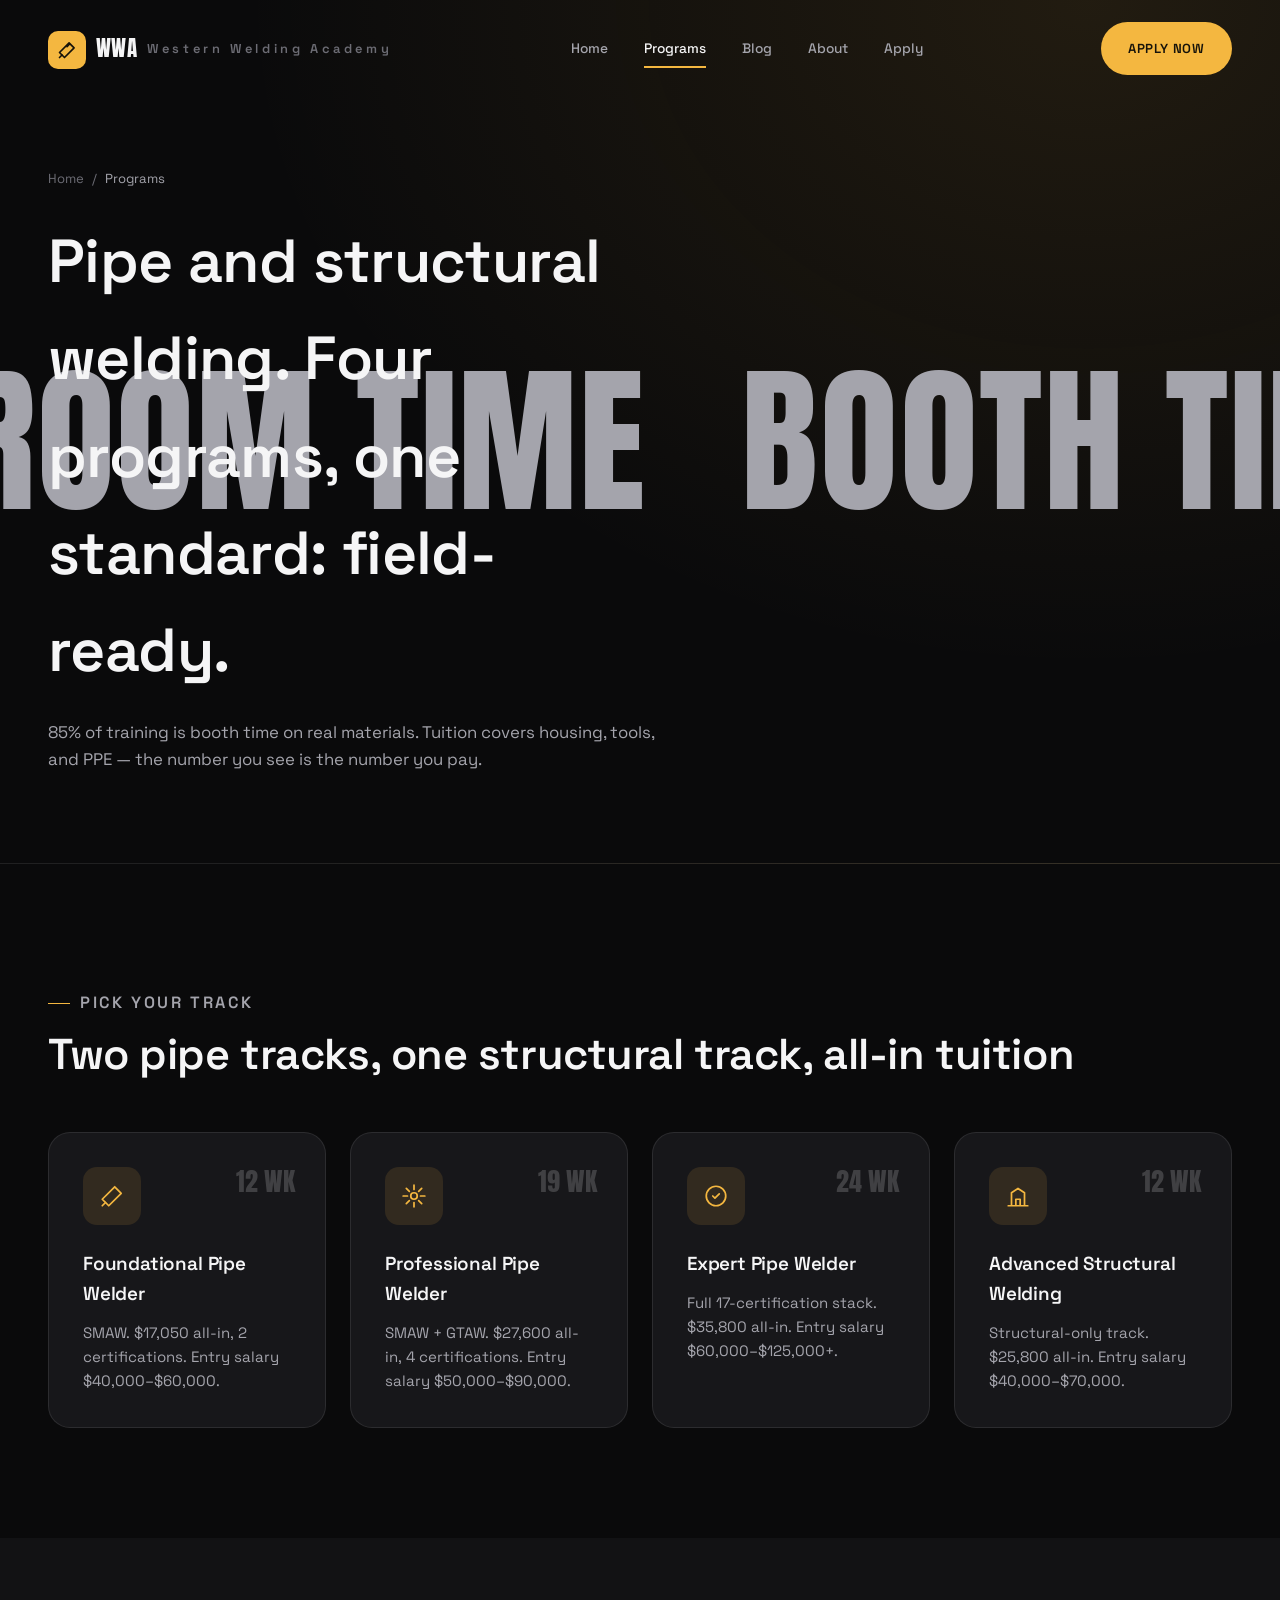
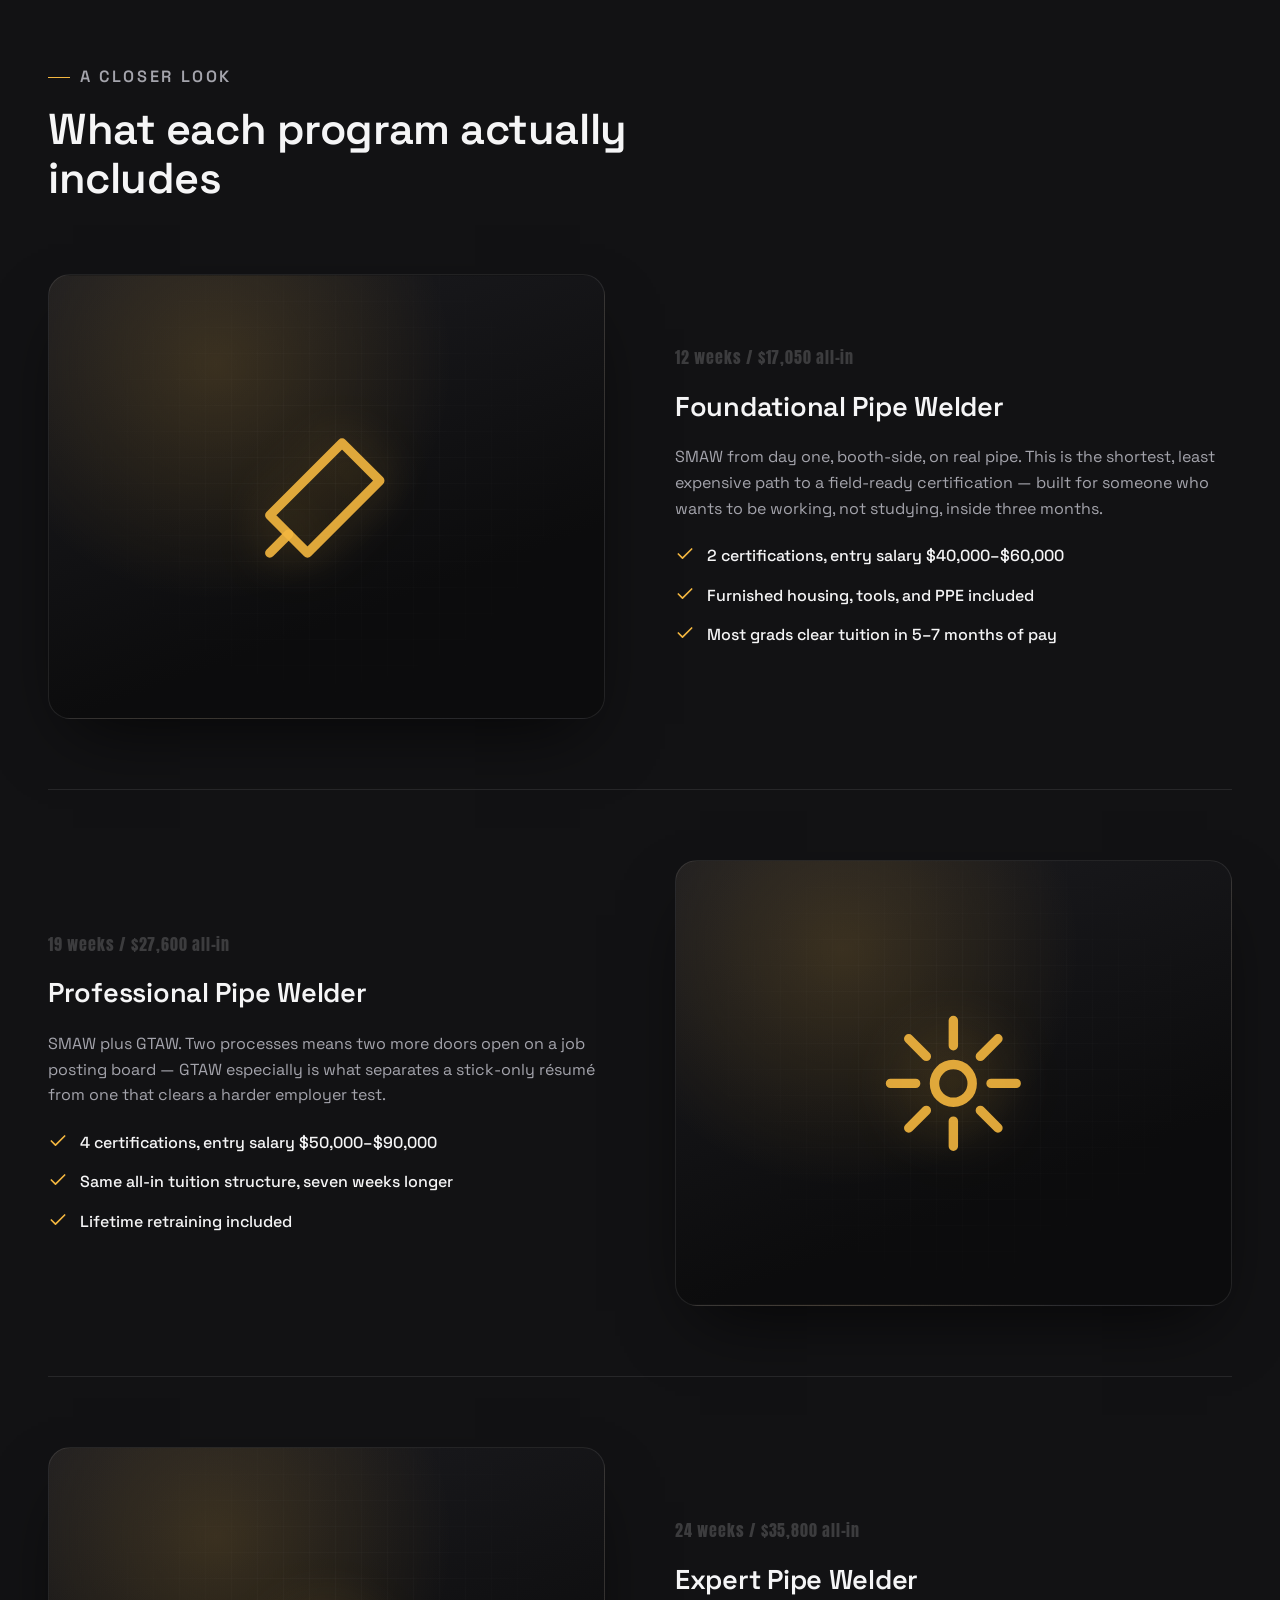
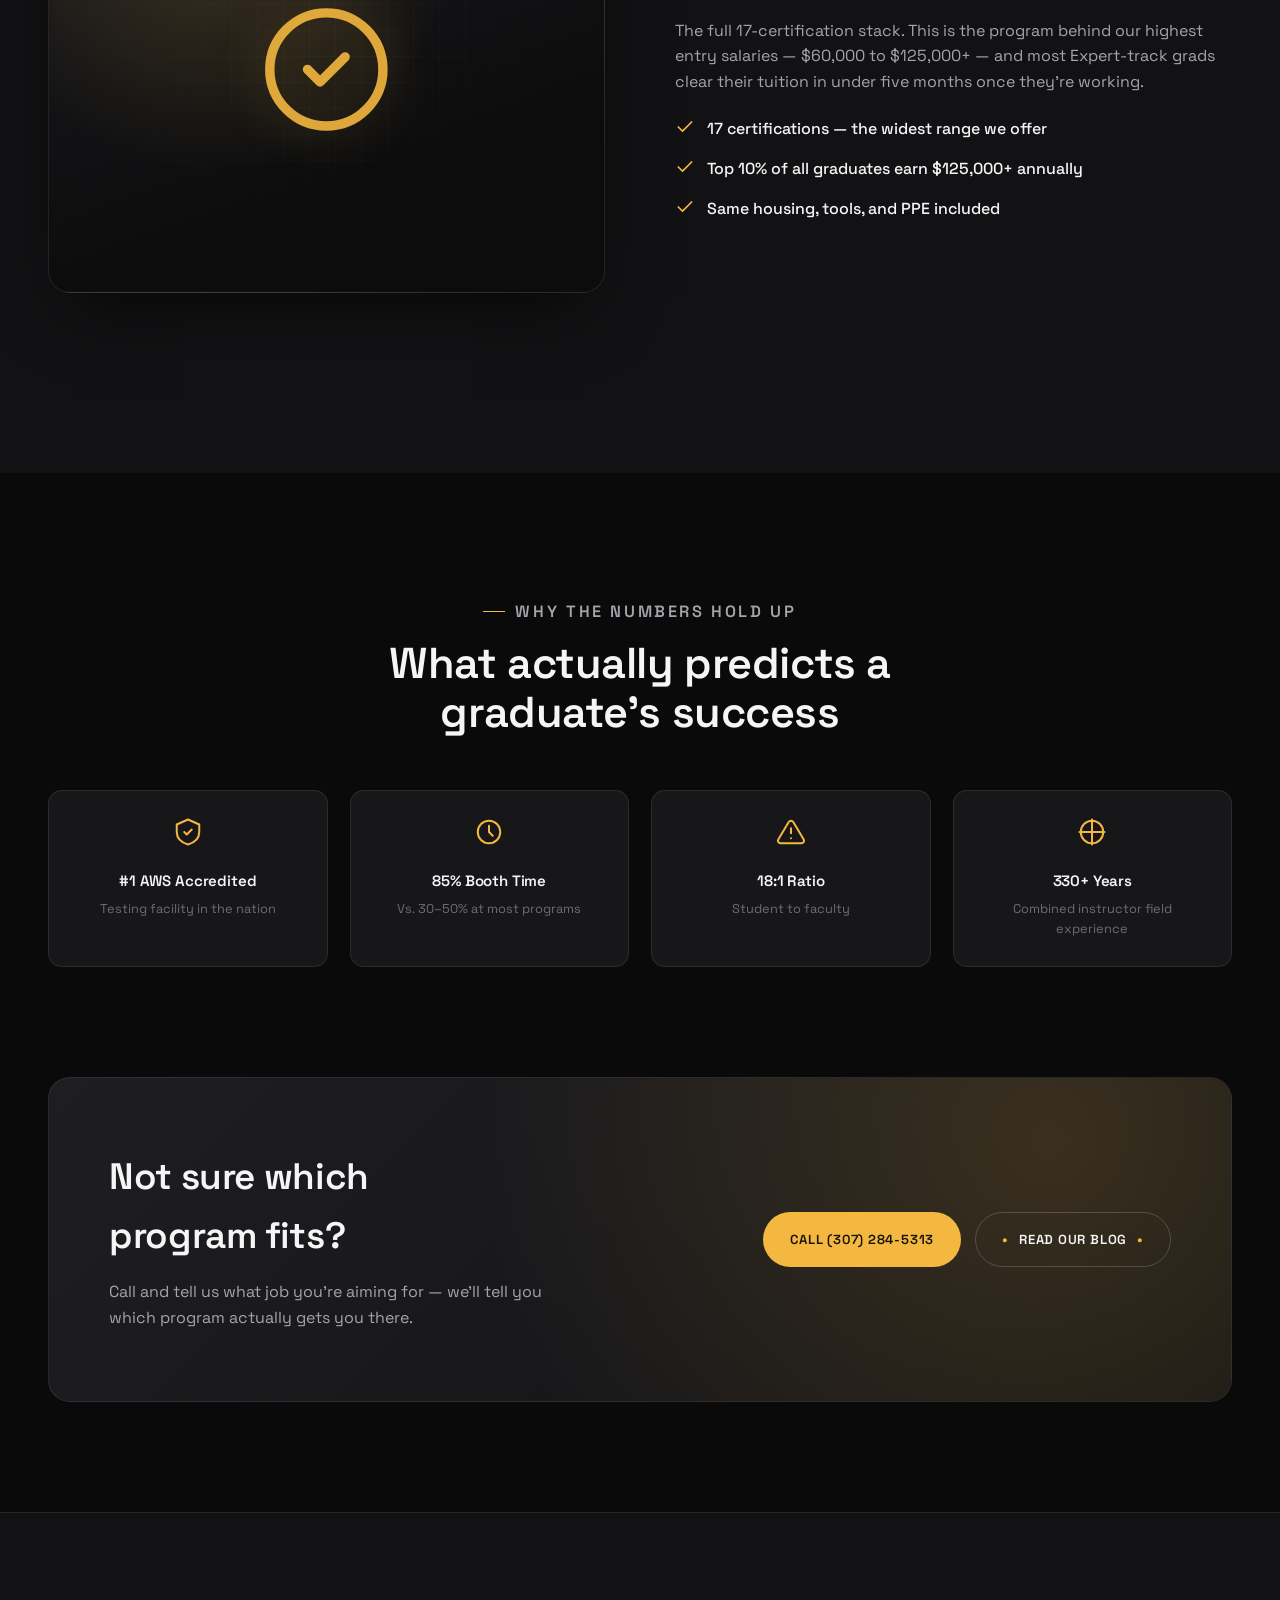
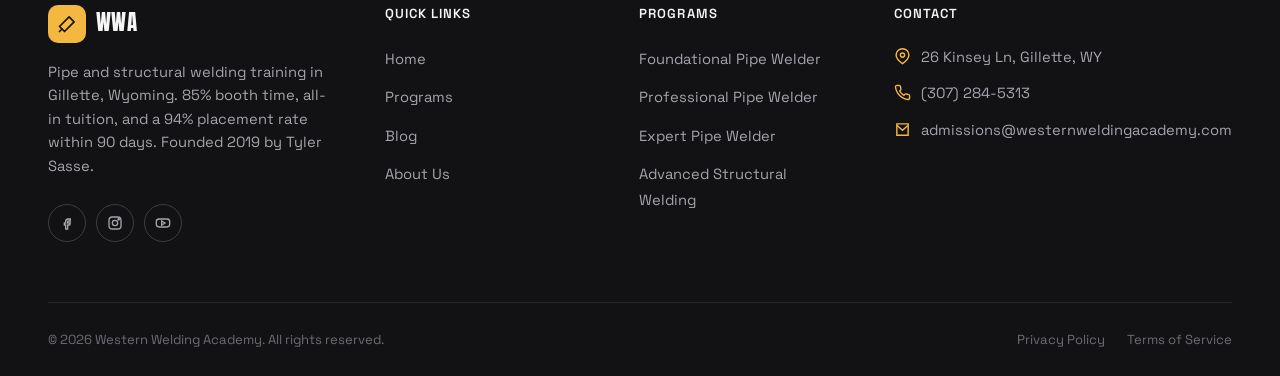
<file: services.html>
<!DOCTYPE html>
<html lang="en">
<head>
<meta charset="UTF-8">
<meta name="viewport" content="width=device-width, initial-scale=1.0">
<title>Programs | Western Welding Academy — Pipe &amp; Structural Welding Training</title>
<meta name="description" content="Four welding programs in Gillette, WY: Foundational, Professional, and Expert Pipe Welder, plus Advanced Structural Welding. All-in tuition, 85% booth time, 94% hired within 90 days.">
<link rel="icon" href="data:image/svg+xml,%3Csvg xmlns='http://www.w3.org/2000/svg' viewBox='0 0 100 100'%3E%3Ctext y='.9em' font-size='90'%3E%F0%9F%94%A5%3C/text%3E%3C/svg%3E">
<link rel="preconnect" href="https://fonts.googleapis.com">
<link rel="preconnect" href="https://fonts.gstatic.com" crossorigin>
<link href="https://fonts.googleapis.com/css2?family=Anton&family=Space+Grotesk:wght@300;400;500;600;700&display=swap" rel="stylesheet">
<link rel="stylesheet" href="css/style.css">
</head>
<body>

<header class="site-header">
  <div class="container">
    <a href="index.html" class="brand">
      <span class="brand-mark">
        <svg viewBox="0 0 24 24" fill="none" stroke="currentColor" stroke-width="2" stroke-linecap="round" stroke-linejoin="round"><path d="M14.5 3.5 20.5 9.5 9 21 3 15Z"/><path d="M6 18 3 21"/><path d="M15 5 12 8"/></svg>
      </span>
      WWA<span>Western Welding Academy</span>
    </a>
    <nav class="nav-main">
      <a href="index.html">Home</a>
      <a href="services.html" class="active">Programs</a>
      <a href="blog.html">Blog</a>
      <a href="index.html#about">About</a>
      <a href="index.html#contact">Apply</a>
    </nav>
    <div class="header-actions">
      <a href="index.html#contact" class="btn btn-primary">Apply Now</a>
      <button class="nav-toggle" aria-label="Toggle menu" aria-expanded="false">
        <svg class="icon-menu" viewBox="0 0 24 24" fill="none" stroke="currentColor" stroke-width="2" stroke-linecap="round"><path d="M4 7h16M4 12h16M4 17h16"/></svg>
        <svg class="icon-close" viewBox="0 0 24 24" fill="none" stroke="currentColor" stroke-width="2" stroke-linecap="round"><path d="M6 6l12 12M18 6 6 18"/></svg>
      </button>
    </div>
  </div>
</header>

<section class="page-hero">
  <div class="hero-bgtext"><p><span>BOOTH TIME BEATS CLASSROOM TIME</span><span>BOOTH TIME BEATS CLASSROOM TIME</span></p></div>
  <div class="container">
    <div class="breadcrumb"><a href="index.html">Home</a><span class="sep">/</span><span class="current">Programs</span></div>
    <h1>Pipe and structural welding. Four programs, one standard: field-ready.</h1>
    <p>85% of training is booth time on real materials. Tuition covers housing, tools, and PPE — the number you see is the number you pay.</p>
  </div>
</section>

<section class="section">
  <div class="container">
    <div class="section-head between">
      <div>
        <p class="eyebrow">Pick your track</p>
        <h2>Two pipe tracks, one structural track, all-in tuition</h2>
      </div>
    </div>
    <div class="grid-4">
      <div class="service-card" id="foundational">
        <span class="index-num">12 WK</span>
        <div class="icon-wrap"><svg viewBox="0 0 24 24" fill="none" stroke="currentColor" stroke-width="1.6" stroke-linecap="round" stroke-linejoin="round"><path d="M14.5 3.5 20.5 9.5 9 21 3 15Z"/><path d="M6 18 3 21"/></svg></div>
        <h3>Foundational Pipe Welder</h3>
        <p>SMAW. $17,050 all-in, 2 certifications. Entry salary $40,000–$60,000.</p>
      </div>
      <div class="service-card" id="professional">
        <span class="index-num">19 WK</span>
        <div class="icon-wrap"><svg viewBox="0 0 24 24" fill="none" stroke="currentColor" stroke-width="1.6" stroke-linecap="round" stroke-linejoin="round"><circle cx="12" cy="12" r="3"/><path d="M12 2v4M12 18v4M4.9 4.9l2.8 2.8M16.3 16.3l2.8 2.8M2 12h4M18 12h4M4.9 19.1l2.8-2.8M16.3 7.7l2.8-2.8"/></svg></div>
        <h3>Professional Pipe Welder</h3>
        <p>SMAW + GTAW. $27,600 all-in, 4 certifications. Entry salary $50,000–$90,000.</p>
      </div>
      <div class="service-card" id="expert">
        <span class="index-num">24 WK</span>
        <div class="icon-wrap"><svg viewBox="0 0 24 24" fill="none" stroke="currentColor" stroke-width="1.6" stroke-linecap="round" stroke-linejoin="round"><circle cx="12" cy="12" r="9"/><path d="m9 12 2 2 4-4"/></svg></div>
        <h3>Expert Pipe Welder</h3>
        <p>Full 17-certification stack. $35,800 all-in. Entry salary $60,000–$125,000+.</p>
      </div>
      <div class="service-card" id="structural">
        <span class="index-num">12 WK</span>
        <div class="icon-wrap"><svg viewBox="0 0 24 24" fill="none" stroke="currentColor" stroke-width="1.6" stroke-linecap="round" stroke-linejoin="round"><path d="M3 21h18M6 21V9l6-4 6 4v12M10 21v-6h4v6"/></svg></div>
        <h3>Advanced Structural Welding</h3>
        <p>Structural-only track. $25,800 all-in. Entry salary $40,000–$70,000.</p>
      </div>
    </div>
  </div>
</section>

<!-- DETAILED PROGRAM ROWS -->
<section class="section section-alt">
  <div class="container">
    <div class="section-head" style="margin-bottom:0;">
      <p class="eyebrow">A closer look</p>
      <h2>What each program actually includes</h2>
    </div>

    <div class="service-detail-row">
      <div class="media-panel" data-photo="pipe welding SMAW training"><div class="spark-field"></div><div class="glow-icon"><svg viewBox="0 0 24 24" fill="none" stroke="currentColor" stroke-width="1.5" stroke-linecap="round" stroke-linejoin="round"><path d="M14.5 3.5 20.5 9.5 9 21 3 15Z"/><path d="M6 18 3 21"/></svg></div></div>
      <div>
        <div class="index-tag">12 weeks / $17,050 all-in</div>
        <h3>Foundational Pipe Welder</h3>
        <p>SMAW from day one, booth-side, on real pipe. This is the shortest, least expensive path to a field-ready certification — built for someone who wants to be working, not studying, inside three months.</p>
        <ul class="check-list">
          <li><svg viewBox="0 0 24 24" fill="none" stroke="currentColor" stroke-width="2" stroke-linecap="round" stroke-linejoin="round"><path d="M20 6 9 17l-5-5"/></svg> 2 certifications, entry salary $40,000–$60,000</li>
          <li><svg viewBox="0 0 24 24" fill="none" stroke="currentColor" stroke-width="2" stroke-linecap="round" stroke-linejoin="round"><path d="M20 6 9 17l-5-5"/></svg> Furnished housing, tools, and PPE included</li>
          <li><svg viewBox="0 0 24 24" fill="none" stroke="currentColor" stroke-width="2" stroke-linecap="round" stroke-linejoin="round"><path d="M20 6 9 17l-5-5"/></svg> Most grads clear tuition in 5–7 months of pay</li>
        </ul>
      </div>
    </div>

    <div class="service-detail-row reverse">
      <div class="media-panel" data-photo="GTAW TIG pipe welding class"><div class="spark-field"></div><div class="glow-icon"><svg viewBox="0 0 24 24" fill="none" stroke="currentColor" stroke-width="1.5" stroke-linecap="round" stroke-linejoin="round"><circle cx="12" cy="12" r="3"/><path d="M12 2v4M12 18v4M4.9 4.9l2.8 2.8M16.3 16.3l2.8 2.8M2 12h4M18 12h4M4.9 19.1l2.8-2.8M16.3 7.7l2.8-2.8"/></svg></div></div>
      <div>
        <div class="index-tag">19 weeks / $27,600 all-in</div>
        <h3>Professional Pipe Welder</h3>
        <p>SMAW plus GTAW. Two processes means two more doors open on a job posting board — GTAW especially is what separates a stick-only résumé from one that clears a harder employer test.</p>
        <ul class="check-list">
          <li><svg viewBox="0 0 24 24" fill="none" stroke="currentColor" stroke-width="2" stroke-linecap="round" stroke-linejoin="round"><path d="M20 6 9 17l-5-5"/></svg> 4 certifications, entry salary $50,000–$90,000</li>
          <li><svg viewBox="0 0 24 24" fill="none" stroke="currentColor" stroke-width="2" stroke-linecap="round" stroke-linejoin="round"><path d="M20 6 9 17l-5-5"/></svg> Same all-in tuition structure, seven weeks longer</li>
          <li><svg viewBox="0 0 24 24" fill="none" stroke="currentColor" stroke-width="2" stroke-linecap="round" stroke-linejoin="round"><path d="M20 6 9 17l-5-5"/></svg> Lifetime retraining included</li>
        </ul>
      </div>
    </div>

    <div class="service-detail-row">
      <div class="media-panel" data-photo="expert welder certification testing"><div class="spark-field"></div><div class="glow-icon"><svg viewBox="0 0 24 24" fill="none" stroke="currentColor" stroke-width="1.5" stroke-linecap="round" stroke-linejoin="round"><circle cx="12" cy="12" r="9"/><path d="m9 12 2 2 4-4"/></svg></div></div>
      <div>
        <div class="index-tag">24 weeks / $35,800 all-in</div>
        <h3>Expert Pipe Welder</h3>
        <p>The full 17-certification stack. This is the program behind our highest entry salaries — $60,000 to $125,000+ — and most Expert-track grads clear their tuition in under five months once they're working.</p>
        <ul class="check-list">
          <li><svg viewBox="0 0 24 24" fill="none" stroke="currentColor" stroke-width="2" stroke-linecap="round" stroke-linejoin="round"><path d="M20 6 9 17l-5-5"/></svg> 17 certifications — the widest range we offer</li>
          <li><svg viewBox="0 0 24 24" fill="none" stroke="currentColor" stroke-width="2" stroke-linecap="round" stroke-linejoin="round"><path d="M20 6 9 17l-5-5"/></svg> Top 10% of all graduates earn $125,000+ annually</li>
          <li><svg viewBox="0 0 24 24" fill="none" stroke="currentColor" stroke-width="2" stroke-linecap="round" stroke-linejoin="round"><path d="M20 6 9 17l-5-5"/></svg> Same housing, tools, and PPE included</li>
        </ul>
      </div>
    </div>
  </div>
</section>

<!-- WHY WWA -->
<section class="section">
  <div class="container">
    <div class="section-head center" style="margin-left:auto;margin-right:auto;text-align:center;">
      <p class="eyebrow" style="justify-content:center;width:100%;">Why the numbers hold up</p>
      <h2>What actually predicts a graduate's success</h2>
    </div>
    <div class="cert-row">
      <div class="cert-card">
        <svg viewBox="0 0 24 24" fill="none" stroke="currentColor" stroke-width="1.6" stroke-linecap="round" stroke-linejoin="round"><path d="M12 2 3 6v6c0 5 4 8.5 9 10 5-1.5 9-5 9-10V6Z"/><path d="m9 12 2 2 4-4"/></svg>
        <h4>#1 AWS Accredited</h4>
        <p>Testing facility in the nation</p>
      </div>
      <div class="cert-card">
        <svg viewBox="0 0 24 24" fill="none" stroke="currentColor" stroke-width="1.6" stroke-linecap="round" stroke-linejoin="round"><circle cx="12" cy="12" r="9"/><path d="M12 7v5l3 3"/></svg>
        <h4>85% Booth Time</h4>
        <p>Vs. 30–50% at most programs</p>
      </div>
      <div class="cert-card">
        <svg viewBox="0 0 24 24" fill="none" stroke="currentColor" stroke-width="1.6" stroke-linecap="round" stroke-linejoin="round"><path d="M12 9v4M12 17h.01M10.3 3.86 1.82 18a2 2 0 0 0 1.71 3h16.94a2 2 0 0 0 1.71-3L13.7 3.86a2 2 0 0 0-3.4 0Z"/></svg>
        <h4>18:1 Ratio</h4>
        <p>Student to faculty</p>
      </div>
      <div class="cert-card">
        <svg viewBox="0 0 24 24" fill="none" stroke="currentColor" stroke-width="1.6" stroke-linecap="round" stroke-linejoin="round"><path d="M12 2v20M2 12h20"/><circle cx="12" cy="12" r="9"/></svg>
        <h4>330+ Years</h4>
        <p>Combined instructor field experience</p>
      </div>
    </div>
  </div>
</section>

<!-- CTA -->
<section class="section" style="padding-top:0;">
  <div class="container">
    <div class="cta-band">
      <div>
        <h2>Not sure which program fits?</h2>
        <p>Call and tell us what job you're aiming for — we'll tell you which program actually gets you there.</p>
      </div>
      <div class="cta-actions">
        <a href="tel:+13072845313" class="btn btn-primary">Call (307) 284-5313</a>
        <a href="blog.html" class="btn btn-outline"><span class="dot">•</span> Read Our Blog <span class="dot">•</span></a>
      </div>
    </div>
  </div>
</section>

<footer class="site-footer">
  <div class="container">
    <div class="footer-grid">
      <div class="footer-brand">
        <a href="index.html" class="brand">
          <span class="brand-mark"><svg viewBox="0 0 24 24" fill="none" stroke="currentColor" stroke-width="2" stroke-linecap="round" stroke-linejoin="round"><path d="M14.5 3.5 20.5 9.5 9 21 3 15Z"/><path d="M6 18 3 21"/></svg></span>
          WWA
        </a>
        <p>Pipe and structural welding training in Gillette, Wyoming. 85% booth time, all-in tuition, and a 94% placement rate within 90 days. Founded 2019 by Tyler Sasse.</p>
        <div class="social-row">
          <a href="#" aria-label="Facebook"><svg viewBox="0 0 24 24" fill="none" stroke="currentColor" stroke-width="2"><path d="M14 9h3V6h-3a4 4 0 0 0-4 4v2H8v3h2v6h3v-6h3l1-3h-4v-2a1 1 0 0 1 1-1Z"/></svg></a>
          <a href="#" aria-label="Instagram"><svg viewBox="0 0 24 24" fill="none" stroke="currentColor" stroke-width="2"><rect x="3" y="3" width="18" height="18" rx="5"/><circle cx="12" cy="12" r="4"/><circle cx="17.5" cy="6.5" r="1"/></svg></a>
          <a href="#" aria-label="YouTube"><svg viewBox="0 0 24 24" fill="none" stroke="currentColor" stroke-width="2"><rect x="2" y="6" width="20" height="12" rx="4"/><path d="m10 9 5 3-5 3Z"/></svg></a>
        </div>
      </div>
      <div class="footer-col">
        <h4>Quick Links</h4>
        <ul>
          <li><a href="index.html">Home</a></li>
          <li><a href="services.html">Programs</a></li>
          <li><a href="blog.html">Blog</a></li>
          <li><a href="index.html#about">About Us</a></li>
        </ul>
      </div>
      <div class="footer-col">
        <h4>Programs</h4>
        <ul>
          <li><a href="services.html#foundational">Foundational Pipe Welder</a></li>
          <li><a href="services.html#professional">Professional Pipe Welder</a></li>
          <li><a href="services.html#expert">Expert Pipe Welder</a></li>
          <li><a href="services.html#structural">Advanced Structural Welding</a></li>
        </ul>
      </div>
      <div class="footer-col">
        <h4>Contact</h4>
        <ul>
          <li class="contact-item"><svg viewBox="0 0 24 24" fill="none" stroke="currentColor" stroke-width="2"><path d="M21 10c0 6-9 12-9 12S3 16 3 10a9 9 0 0 1 18 0Z"/><circle cx="12" cy="10" r="3"/></svg> 26 Kinsey Ln, Gillette, WY</li>
          <li class="contact-item"><svg viewBox="0 0 24 24" fill="none" stroke="currentColor" stroke-width="2"><path d="M22 16.9v3a2 2 0 0 1-2.2 2 19.8 19.8 0 0 1-8.6-3.1 19.5 19.5 0 0 1-6-6 19.8 19.8 0 0 1-3.1-8.6A2 2 0 0 1 4.1 2h3a2 2 0 0 1 2 1.7c.1.9.3 1.8.6 2.7a2 2 0 0 1-.4 2.1L8 9.9a16 16 0 0 0 6 6l1.4-1.4a2 2 0 0 1 2.1-.4c.9.3 1.8.5 2.7.6a2 2 0 0 1 1.8 2Z"/></svg> (307) 284-5313</li>
          <li class="contact-item"><svg viewBox="0 0 24 24" fill="none" stroke="currentColor" stroke-width="2"><path d="M4 4h16v16H4Z"/><path d="m4 6 8 7 8-7"/></svg> admissions@westernweldingacademy.com</li>
        </ul>
      </div>
    </div>
    <div class="footer-bottom">
      <p>&copy; <span class="current-year"></span> Western Welding Academy. All rights reserved.</p>
      <div class="legal-links">
        <a href="#">Privacy Policy</a>
        <a href="#">Terms of Service</a>
      </div>
    </div>
  </div>
</footer>

<button class="back-to-top" aria-label="Back to top">
  <svg viewBox="0 0 24 24" fill="none" stroke="currentColor" stroke-width="2" stroke-linecap="round" stroke-linejoin="round"><path d="M12 19V5M5 12l7-7 7 7"/></svg>
</button>

<script src="js/main.js"></script>
</body>
</html>
</file>
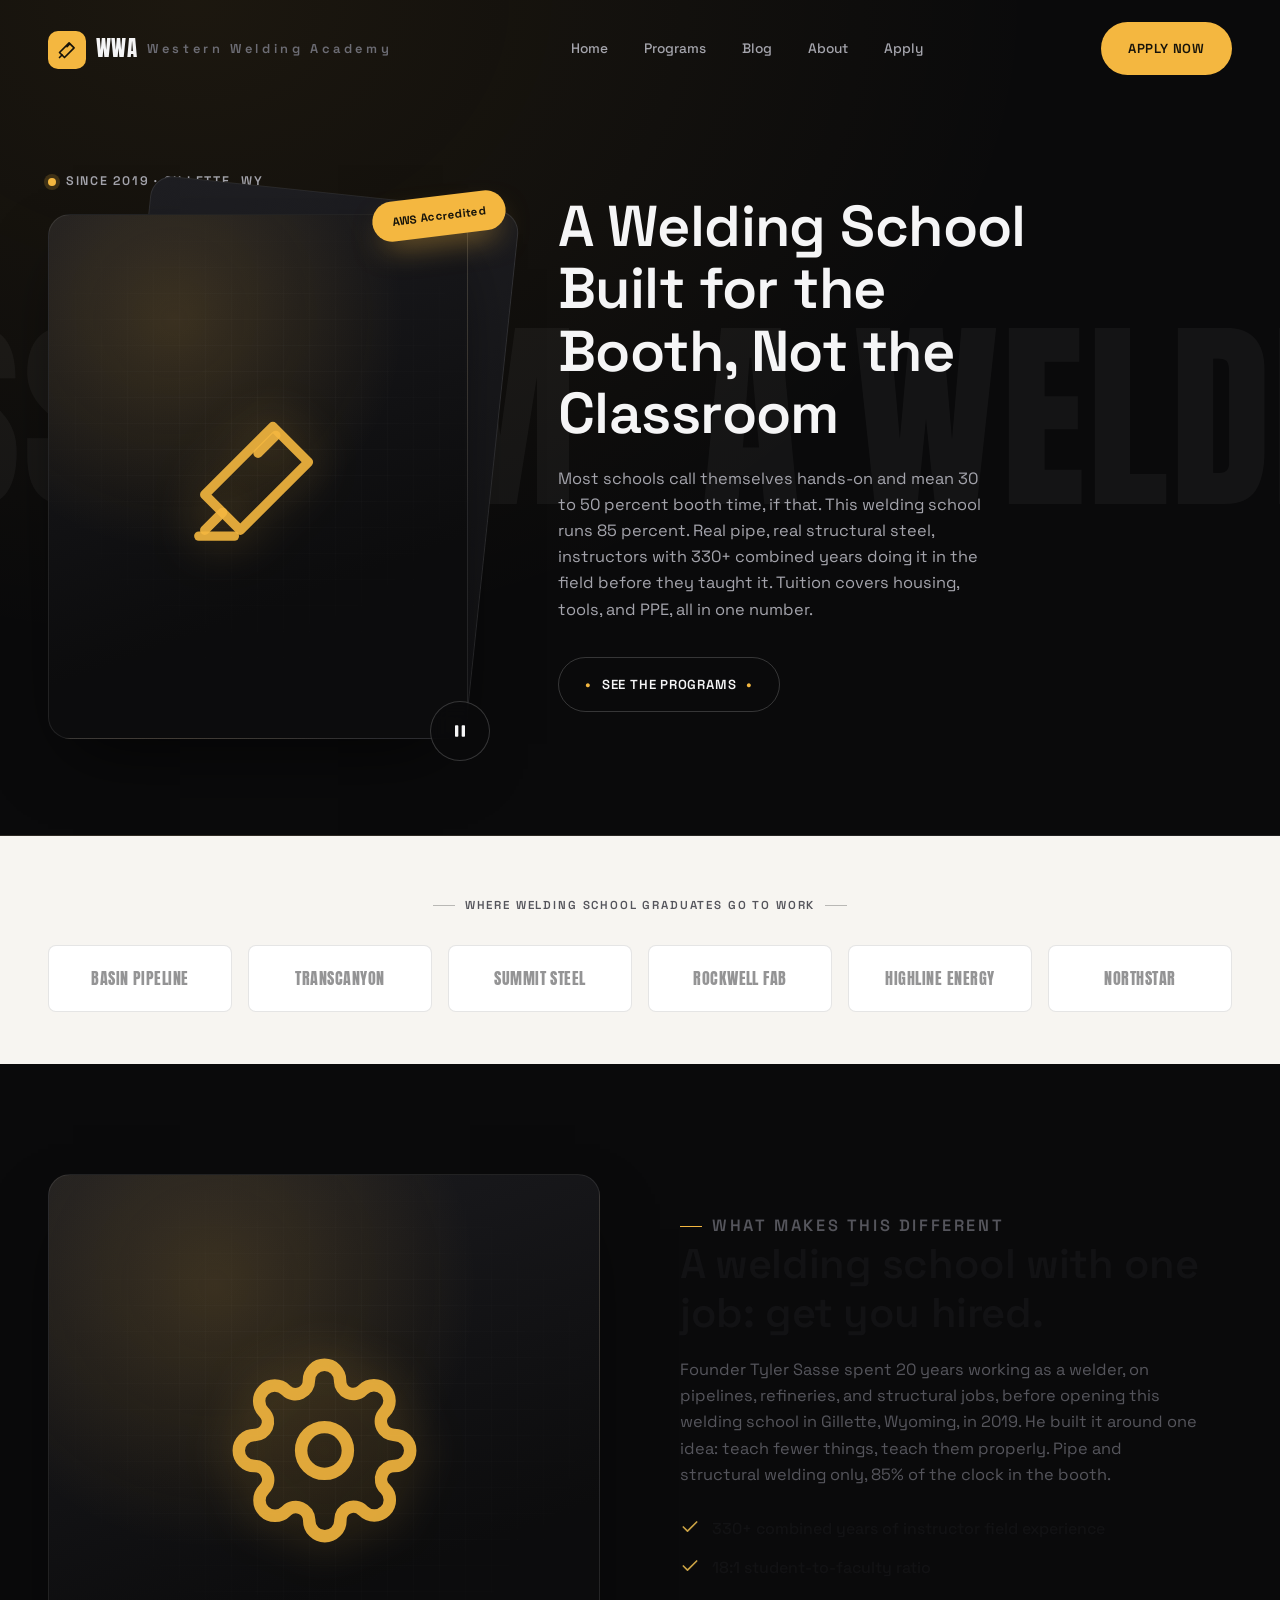
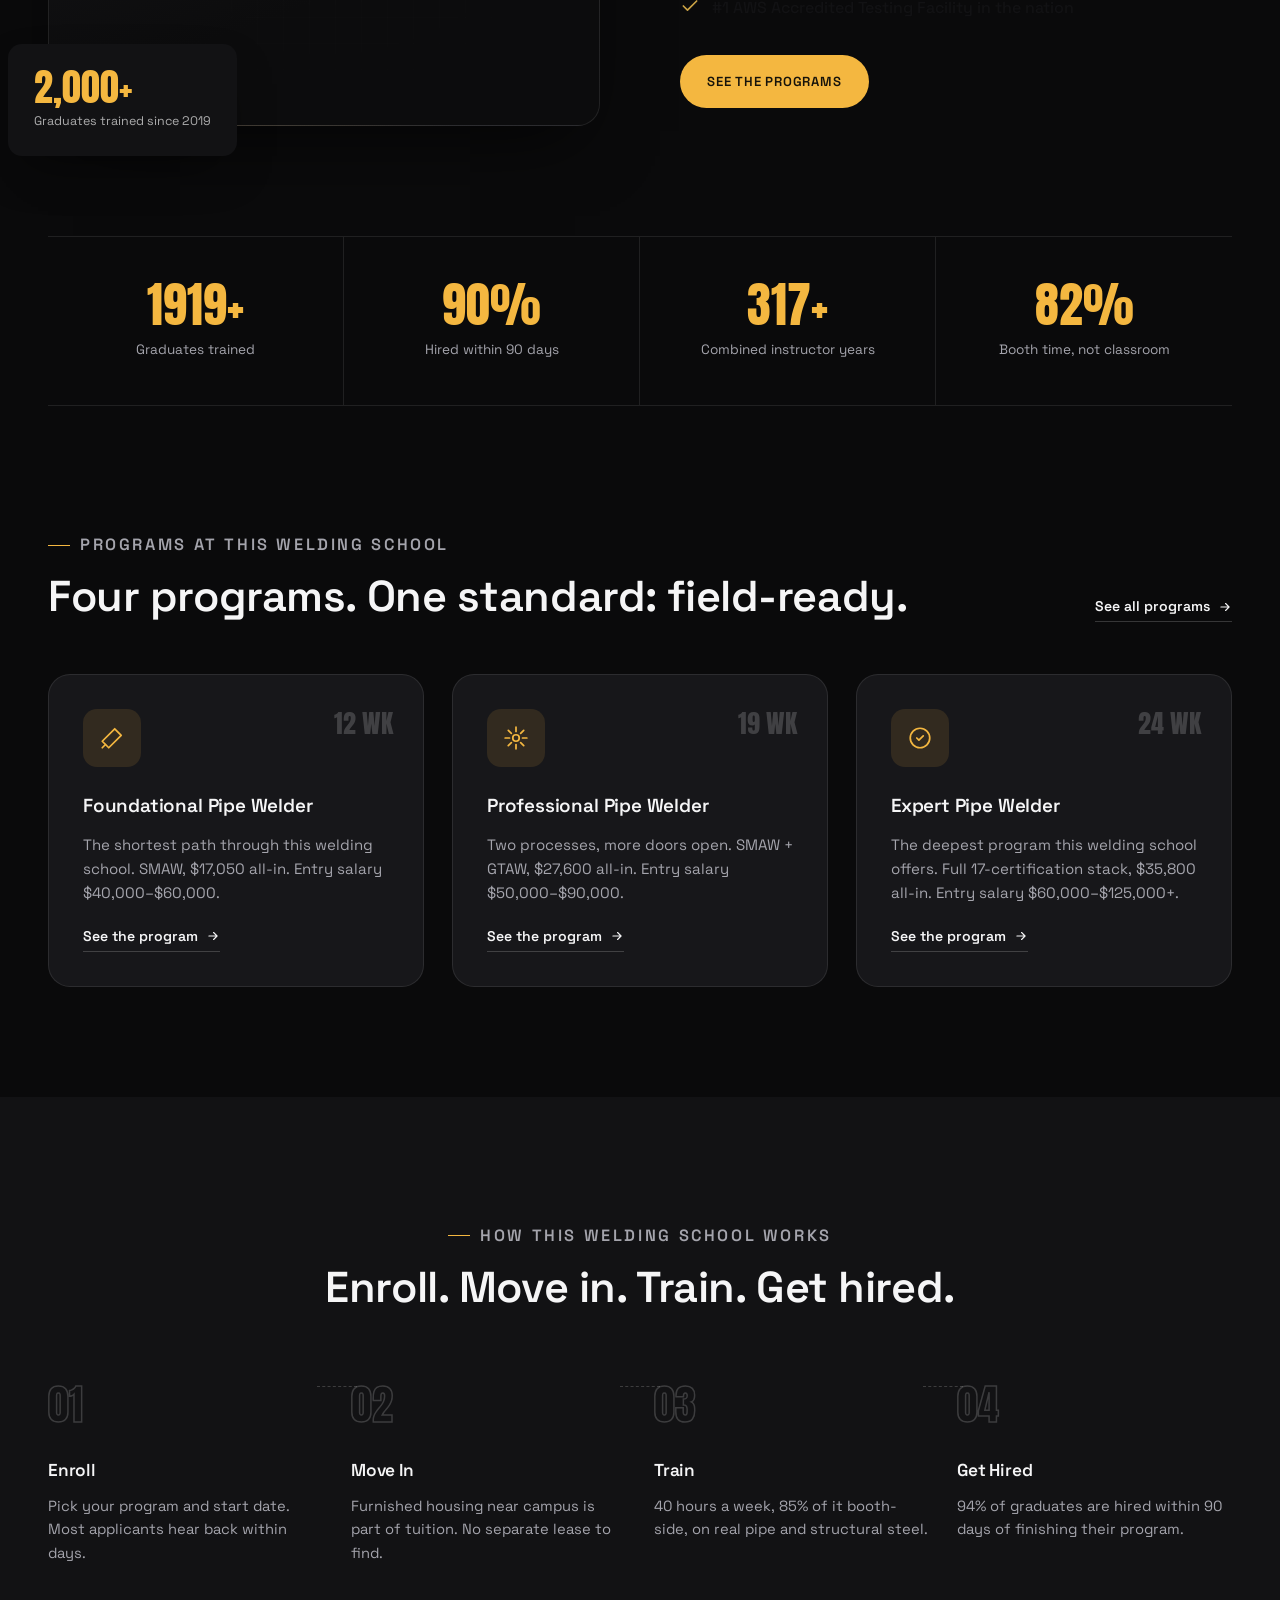
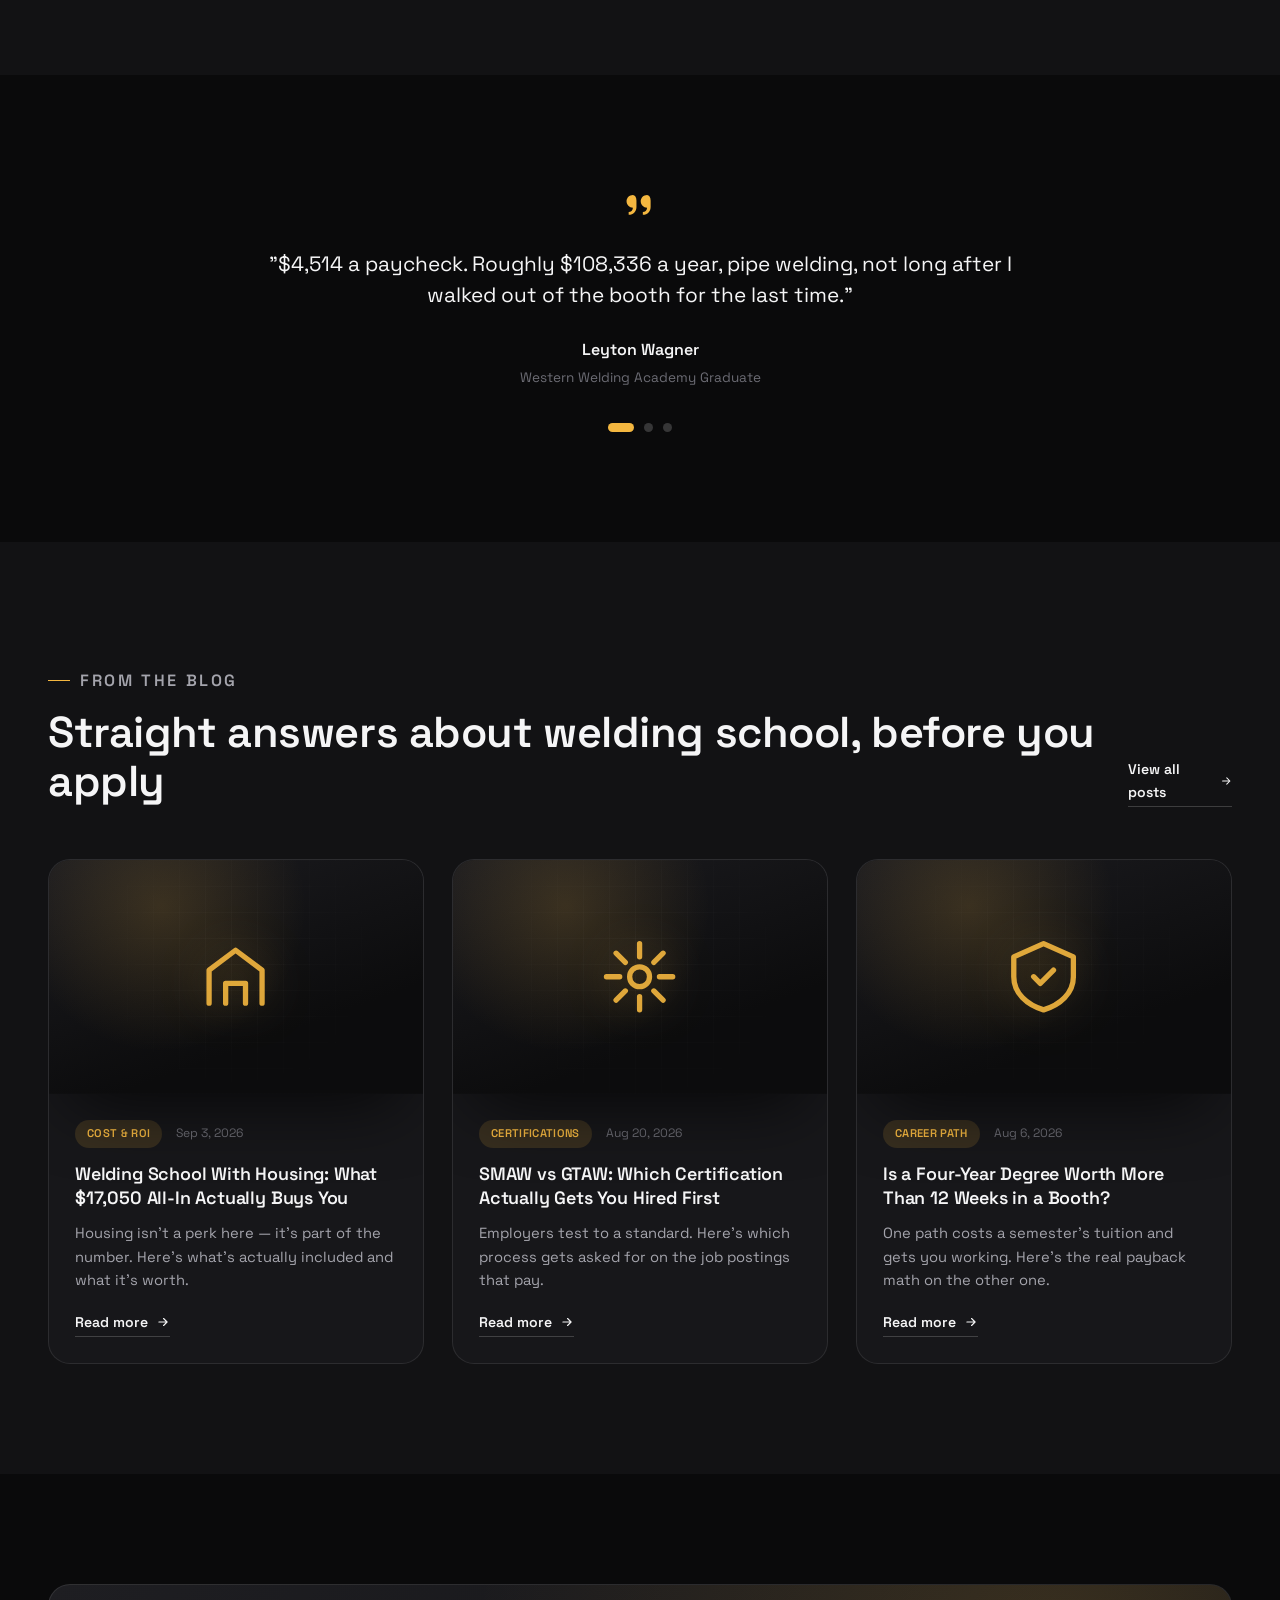
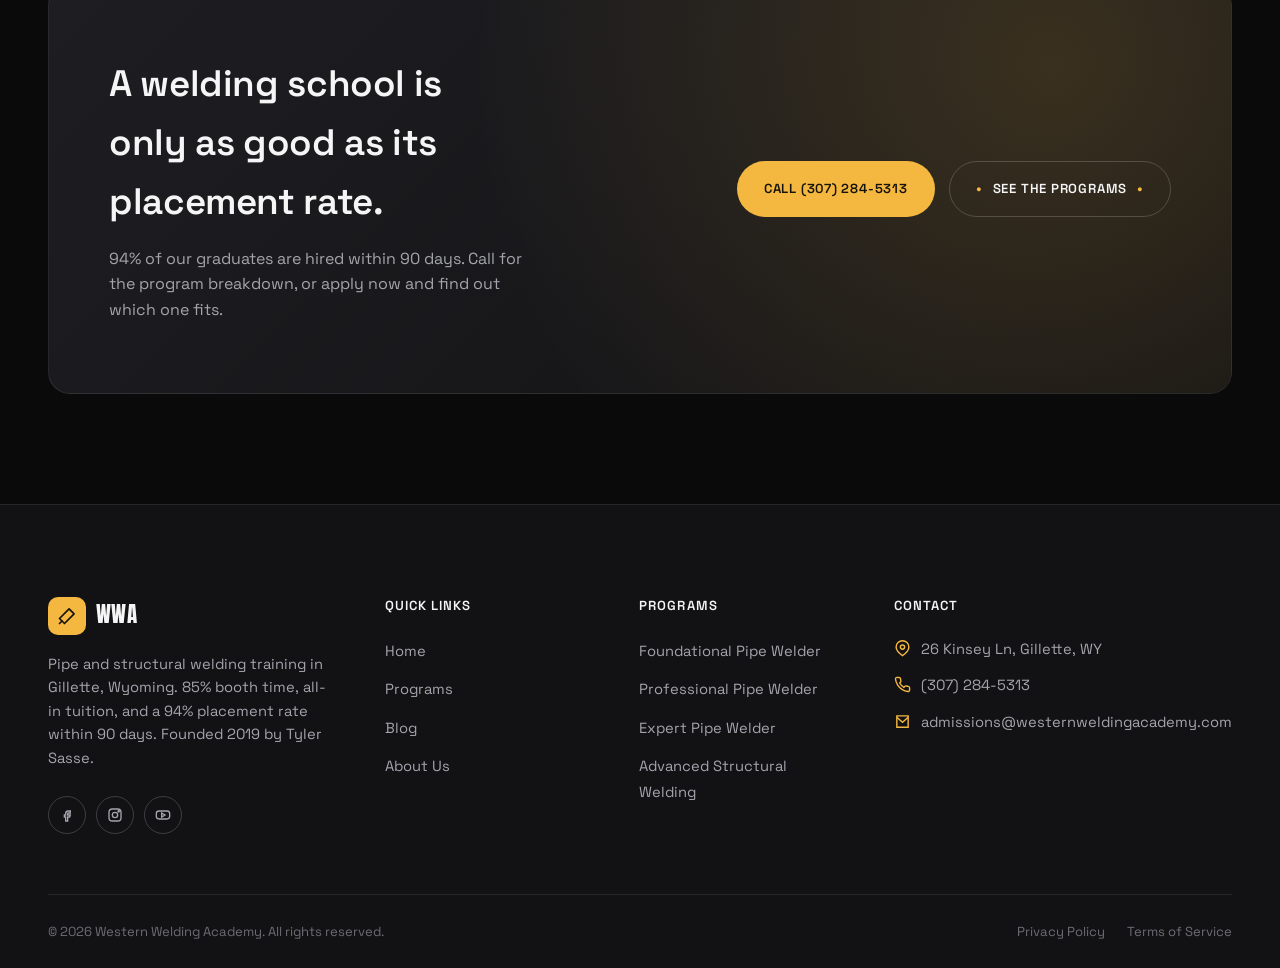
<file: welding-school.html>
<!DOCTYPE html>
<html lang="en">
<head>
<meta charset="UTF-8">
<meta name="viewport" content="width=device-width, initial-scale=1.0">
<title>Welding School | Western Welding Academy - Gillette, WY</title>
<meta name="description" content="A welding school built around booth time, not classroom time. 85% hands-on training, all-in tuition with housing, and 94% of graduates hired within 90 days.">
<link rel="icon" href="data:image/svg+xml,%3Csvg xmlns='http://www.w3.org/2000/svg' viewBox='0 0 100 100'%3E%3Ctext y='.9em' font-size='90'%3E%F0%9F%94%A5%3C/text%3E%3C/svg%3E">
<link rel="preconnect" href="https://fonts.googleapis.com">
<link rel="preconnect" href="https://fonts.gstatic.com" crossorigin>
<link href="https://fonts.googleapis.com/css2?family=Anton&family=Space+Grotesk:wght@300;400;500;600;700&display=swap" rel="stylesheet">
<link rel="stylesheet" href="css/style.css">
</head>
<body>

<header class="site-header">
  <div class="container">
    <a href="index.html" class="brand">
      <span class="brand-mark">
        <svg viewBox="0 0 24 24" fill="none" stroke="currentColor" stroke-width="2" stroke-linecap="round" stroke-linejoin="round"><path d="M14.5 3.5 20.5 9.5 9 21 3 15Z"/><path d="M6 18 3 21"/><path d="M15 5 12 8"/></svg>
      </span>
      WWA<span>Western Welding Academy</span>
    </a>
    <nav class="nav-main">
      <a href="index.html">Home</a>
      <a href="services.html">Programs</a>
      <a href="blog.html">Blog</a>
      <a href="index.html#about">About</a>
      <a href="index.html#contact">Apply</a>
    </nav>
    <div class="header-actions">
      <a href="index.html#contact" class="btn btn-primary">Apply Now</a>
      <button class="nav-toggle" aria-label="Toggle menu" aria-expanded="false">
        <svg class="icon-menu" viewBox="0 0 24 24" fill="none" stroke="currentColor" stroke-width="2" stroke-linecap="round"><path d="M4 7h16M4 12h16M4 17h16"/></svg>
        <svg class="icon-close" viewBox="0 0 24 24" fill="none" stroke="currentColor" stroke-width="2" stroke-linecap="round"><path d="M6 6l12 12M18 6 6 18"/></svg>
      </button>
    </div>
  </div>
</header>

<!-- HERO -->
<section class="hero">
  <div class="hero-bgtext"><p><span>A WELDING SCHOOL, NOT A CLASSROOM</span><span>A WELDING SCHOOL, NOT A CLASSROOM</span></p></div>
  <div class="container hero-inner">
    <div class="hero-grid">
      <div class="hero-visual">
        <div class="hero-tagline">Since 2019 · Gillette, WY</div>
        <div class="hero-stack">
          <div class="hero-stack-back"></div>
          <div class="media-panel" data-photo="welding school student in booth">
            <div class="spark-field"></div>
            <div class="glow-icon">
              <svg viewBox="0 0 24 24" fill="none" stroke="currentColor" stroke-width="1.6" stroke-linecap="round" stroke-linejoin="round"><path d="M14.5 3.5 20.5 9.5 9 21 3 15Z"/><path d="M6 18 3 21"/><path d="M15 5 12 8"/><path d="M2 22h6"/></svg>
            </div>
          </div>
          <button class="play-toggle" aria-label="Pause">
            <svg class="icon-pause" viewBox="0 0 24 24" fill="currentColor"><rect x="6" y="5" width="4" height="14" rx="1"/><rect x="14" y="5" width="4" height="14" rx="1"/></svg>
            <svg class="icon-play" viewBox="0 0 24 24" fill="currentColor"><path d="M8 5v14l11-7z"/></svg>
          </button>
          <span class="badge-pill">AWS Accredited</span>
        </div>
      </div>
      <div class="hero-content">
        <h1>A Welding School Built for the Booth, Not the Classroom</h1>
        <p>Most schools call themselves hands-on and mean 30 to 50 percent booth time, if that. This welding school runs 85 percent. Real pipe, real structural steel, instructors with 330+ combined years doing it in the field before they taught it. Tuition covers housing, tools, and PPE, all in one number.</p>
        <a href="services.html" class="btn btn-outline"><span class="dot">•</span> See The Programs <span class="dot">•</span></a>
      </div>
    </div>
  </div>
</section>

<!-- TRUST STRIP -->
<section class="trust-strip">
  <div class="container">
    <p class="eyebrow">Where welding school graduates go to work</p>
    <div class="logo-row">
      <div class="logo-box">BASIN PIPELINE</div>
      <div class="logo-box">TRANSCANYON</div>
      <div class="logo-box">SUMMIT STEEL</div>
      <div class="logo-box">ROCKWELL FAB</div>
      <div class="logo-box">HIGHLINE ENERGY</div>
      <div class="logo-box">NORTHSTAR</div>
    </div>
  </div>
</section>

<!-- ABOUT -->
<section class="section">
  <div class="container">
    <div class="about-grid">
      <div class="about-media">
        <div class="media-panel" data-photo="certified welder instructor demonstration">
          <div class="spark-field"></div>
          <div class="glow-icon">
            <svg viewBox="0 0 24 24" fill="none" stroke="currentColor" stroke-width="1.6" stroke-linecap="round" stroke-linejoin="round"><circle cx="12" cy="12" r="3"/><path d="M19.4 15a1.7 1.7 0 0 0 .34 1.87l.06.06a2 2 0 1 1-2.83 2.83l-.06-.06a1.7 1.7 0 0 0-1.87-.34 1.7 1.7 0 0 0-1 1.55V21a2 2 0 0 1-4 0v-.09A1.7 1.7 0 0 0 9 19.4a1.7 1.7 0 0 0-1.87.34l-.06.06a2 2 0 1 1-2.83-2.83l.06-.06A1.7 1.7 0 0 0 4.6 15a1.7 1.7 0 0 0-1.55-1H3a2 2 0 0 1 0-4h.09A1.7 1.7 0 0 0 4.6 9a1.7 1.7 0 0 0-.34-1.87l-.06-.06a2 2 0 1 1 2.83-2.83l.06.06A1.7 1.7 0 0 0 9 4.6a1.7 1.7 0 0 0 1-1.55V3a2 2 0 0 1 4 0v.09A1.7 1.7 0 0 0 15 4.6a1.7 1.7 0 0 0 1.87-.34l.06-.06a2 2 0 1 1 2.83 2.83l-.06.06A1.7 1.7 0 0 0 19.4 9a1.7 1.7 0 0 0 1.55 1H21a2 2 0 0 1 0 4h-.09a1.7 1.7 0 0 0-1.51 1Z"/></svg>
          </div>
        </div>
        <div class="about-stat-card">
          <div class="num">2,000+</div>
          <div class="label">Graduates trained since 2019</div>
        </div>
      </div>
      <div class="about-copy">
        <p class="eyebrow">What makes this different</p>
        <h2>A welding school with one job: get you hired.</h2>
        <p>Founder Tyler Sasse spent 20 years working as a welder, on pipelines, refineries, and structural jobs, before opening this welding school in Gillette, Wyoming, in 2019. He built it around one idea: teach fewer things, teach them properly. Pipe and structural welding only, 85% of the clock in the booth.</p>
        <ul class="check-list">
          <li><svg viewBox="0 0 24 24" fill="none" stroke="currentColor" stroke-width="2" stroke-linecap="round" stroke-linejoin="round"><path d="M20 6 9 17l-5-5"/></svg> 330+ combined years of instructor field experience</li>
          <li><svg viewBox="0 0 24 24" fill="none" stroke="currentColor" stroke-width="2" stroke-linecap="round" stroke-linejoin="round"><path d="M20 6 9 17l-5-5"/></svg> 18:1 student-to-faculty ratio</li>
          <li><svg viewBox="0 0 24 24" fill="none" stroke="currentColor" stroke-width="2" stroke-linecap="round" stroke-linejoin="round"><path d="M20 6 9 17l-5-5"/></svg> #1 AWS Accredited Testing Facility in the nation</li>
        </ul>
        <a href="services.html" class="btn btn-primary">See The Programs</a>
      </div>
    </div>
  </div>
</section>

<!-- STATS -->
<div class="container">
  <div class="stats-band">
    <div class="stat"><div class="num"><span data-count="2000" data-suffix="+">0</span></div><div class="label">Graduates trained</div></div>
    <div class="stat"><div class="num"><span data-count="94" data-suffix="%">0</span></div><div class="label">Hired within 90 days</div></div>
    <div class="stat"><div class="num"><span data-count="330" data-suffix="+">0</span></div><div class="label">Combined instructor years</div></div>
    <div class="stat"><div class="num"><span data-count="85" data-suffix="%">0</span></div><div class="label">Booth time, not classroom</div></div>
  </div>
</div>

<!-- PROGRAMS PREVIEW -->
<section class="section">
  <div class="container">
    <div class="section-head between">
      <div>
        <p class="eyebrow">Programs at this welding school</p>
        <h2>Four programs. One standard: field-ready.</h2>
      </div>
      <a href="services.html" class="text-link">See all programs
        <svg viewBox="0 0 24 24" fill="none" stroke="currentColor" stroke-width="2" stroke-linecap="round" stroke-linejoin="round"><path d="M5 12h14M13 6l6 6-6 6"/></svg>
      </a>
    </div>
    <div class="grid-3">
      <div class="service-card">
        <span class="index-num">12 WK</span>
        <div class="icon-wrap"><svg viewBox="0 0 24 24" fill="none" stroke="currentColor" stroke-width="1.6" stroke-linecap="round" stroke-linejoin="round"><path d="M14.5 3.5 20.5 9.5 9 21 3 15Z"/><path d="M6 18 3 21"/></svg></div>
        <h3>Foundational Pipe Welder</h3>
        <p>The shortest path through this welding school. SMAW, $17,050 all-in. Entry salary $40,000–$60,000.</p>
        <a href="services.html#foundational" class="text-link">See the program <svg viewBox="0 0 24 24" fill="none" stroke="currentColor" stroke-width="2" stroke-linecap="round" stroke-linejoin="round"><path d="M5 12h14M13 6l6 6-6 6"/></svg></a>
      </div>
      <div class="service-card">
        <span class="index-num">19 WK</span>
        <div class="icon-wrap"><svg viewBox="0 0 24 24" fill="none" stroke="currentColor" stroke-width="1.6" stroke-linecap="round" stroke-linejoin="round"><circle cx="12" cy="12" r="3"/><path d="M12 2v4M12 18v4M4.9 4.9l2.8 2.8M16.3 16.3l2.8 2.8M2 12h4M18 12h4M4.9 19.1l2.8-2.8M16.3 7.7l2.8-2.8"/></svg></div>
        <h3>Professional Pipe Welder</h3>
        <p>Two processes, more doors open. SMAW + GTAW, $27,600 all-in. Entry salary $50,000–$90,000.</p>
        <a href="services.html#professional" class="text-link">See the program <svg viewBox="0 0 24 24" fill="none" stroke="currentColor" stroke-width="2" stroke-linecap="round" stroke-linejoin="round"><path d="M5 12h14M13 6l6 6-6 6"/></svg></a>
      </div>
      <div class="service-card">
        <span class="index-num">24 WK</span>
        <div class="icon-wrap"><svg viewBox="0 0 24 24" fill="none" stroke="currentColor" stroke-width="1.6" stroke-linecap="round" stroke-linejoin="round"><circle cx="12" cy="12" r="9"/><path d="m9 12 2 2 4-4"/></svg></div>
        <h3>Expert Pipe Welder</h3>
        <p>The deepest program this welding school offers. Full 17-certification stack, $35,800 all-in. Entry salary $60,000–$125,000+.</p>
        <a href="services.html#expert" class="text-link">See the program <svg viewBox="0 0 24 24" fill="none" stroke="currentColor" stroke-width="2" stroke-linecap="round" stroke-linejoin="round"><path d="M5 12h14M13 6l6 6-6 6"/></svg></a>
      </div>
    </div>
  </div>
</section>

<!-- PROCESS -->
<section class="section section-alt">
  <div class="container">
    <div class="section-head center" style="margin-left:auto;margin-right:auto;text-align:center;">
      <p class="eyebrow" style="justify-content:center;width:100%;">How this welding school works</p>
      <h2>Enroll. Move in. Train. Get hired.</h2>
    </div>
    <div class="process-row">
      <div class="process-step">
        <div class="step-num">01</div>
        <h3>Enroll</h3>
        <p>Pick your program and start date. Most applicants hear back within days.</p>
      </div>
      <div class="process-step">
        <div class="step-num">02</div>
        <h3>Move In</h3>
        <p>Furnished housing near campus is part of tuition. No separate lease to find.</p>
      </div>
      <div class="process-step">
        <div class="step-num">03</div>
        <h3>Train</h3>
        <p>40 hours a week, 85% of it booth-side, on real pipe and structural steel.</p>
      </div>
      <div class="process-step">
        <div class="step-num">04</div>
        <h3>Get Hired</h3>
        <p>94% of graduates are hired within 90 days of finishing their program.</p>
      </div>
    </div>
  </div>
</section>

<!-- GRADUATE OUTCOMES -->
<section class="section">
  <div class="container">
    <div class="testimonial-slider">
      <div class="testimonial-slide is-active">
        <svg class="quote-icon" viewBox="0 0 24 24" fill="currentColor"><path d="M7 7c-2.5 0-4.5 2-4.5 4.5S4.5 16 7 16c0 2-1.5 3-3 3v2c3.5 0 5.5-2.5 5.5-5.5V11c0-2.5-1.1-4-2.5-4Zm10 0c-2.5 0-4.5 2-4.5 4.5S14.5 16 17 16c0 2-1.5 3-3 3v2c3.5 0 5.5-2.5 5.5-5.5V11c0-2.5-1.1-4-2.5-4Z"/></svg>
        <p>"$4,514 a paycheck. Roughly $108,336 a year, pipe welding, not long after I walked out of the booth for the last time."</p>
        <div class="author">Leyton Wagner</div>
        <div class="role">Western Welding Academy Graduate</div>
      </div>
      <div class="testimonial-slide">
        <svg class="quote-icon" viewBox="0 0 24 24" fill="currentColor"><path d="M7 7c-2.5 0-4.5 2-4.5 4.5S4.5 16 7 16c0 2-1.5 3-3 3v2c3.5 0 5.5-2.5 5.5-5.5V11c0-2.5-1.1-4-2.5-4Zm10 0c-2.5 0-4.5 2-4.5 4.5S14.5 16 17 16c0 2-1.5 3-3 3v2c3.5 0 5.5-2.5 5.5-5.5V11c0-2.5-1.1-4-2.5-4Z"/></svg>
        <p>"$3,986 a paycheck. About $95,664 a year. I looked at a four-year degree first. This paid off faster."</p>
        <div class="author">Gavin Walden</div>
        <div class="role">Western Welding Academy Graduate</div>
      </div>
      <div class="testimonial-slide">
        <svg class="quote-icon" viewBox="0 0 24 24" fill="currentColor"><path d="M7 7c-2.5 0-4.5 2-4.5 4.5S4.5 16 7 16c0 2-1.5 3-3 3v2c3.5 0 5.5-2.5 5.5-5.5V11c0-2.5-1.1-4-2.5-4Zm10 0c-2.5 0-4.5 2-4.5 4.5S14.5 16 17 16c0 2-1.5 3-3 3v2c3.5 0 5.5-2.5 5.5-5.5V11c0-2.5-1.1-4-2.5-4Z"/></svg>
        <p>"$3,417 a paycheck, roughly $82,008 a year. Nobody in my booth was there for fun — everybody wanted out and working."</p>
        <div class="author">David Smolek</div>
        <div class="role">Western Welding Academy Graduate</div>
      </div>
      <div class="testimonial-dots"></div>
    </div>
  </div>
</section>

<!-- BLOG PREVIEW -->
<section class="section section-alt">
  <div class="container">
    <div class="section-head between">
      <div>
        <p class="eyebrow">From the blog</p>
        <h2>Straight answers about welding school, before you apply</h2>
      </div>
      <a href="blog.html" class="text-link">View all posts
        <svg viewBox="0 0 24 24" fill="none" stroke="currentColor" stroke-width="2" stroke-linecap="round" stroke-linejoin="round"><path d="M5 12h14M13 6l6 6-6 6"/></svg>
      </a>
    </div>
    <div class="grid-3">
      <article class="blog-card">
        <div class="media-panel" data-photo="welding trade school housing dorm"><div class="spark-field"></div><div class="glow-icon"><svg viewBox="0 0 24 24" fill="none" stroke="currentColor" stroke-width="1.6" stroke-linecap="round" stroke-linejoin="round"><path d="M4 20V10l8-6 8 6v10M9 20v-6h6v6"/></svg></div></div>
        <div class="card-body">
          <div class="meta-row"><span class="tag">Cost &amp; ROI</span><span>Sep 3, 2026</span></div>
          <h3>Welding School With Housing: What $17,050 All-In Actually Buys You</h3>
          <p>Housing isn't a perk here — it's part of the number. Here's what's actually included and what it's worth.</p>
          <a href="blog-welding-school-housing.html" class="text-link">Read more <svg viewBox="0 0 24 24" fill="none" stroke="currentColor" stroke-width="2" stroke-linecap="round" stroke-linejoin="round"><path d="M5 12h14M13 6l6 6-6 6"/></svg></a>
        </div>
      </article>
      <article class="blog-card">
        <div class="media-panel" data-photo="TIG welding certification training"><div class="spark-field"></div><div class="glow-icon"><svg viewBox="0 0 24 24" fill="none" stroke="currentColor" stroke-width="1.6" stroke-linecap="round" stroke-linejoin="round"><circle cx="12" cy="12" r="3"/><path d="M12 2v4M12 18v4M4.9 4.9l2.8 2.8M16.3 16.3l2.8 2.8M2 12h4M18 12h4M4.9 19.1l2.8-2.8M16.3 7.7l2.8-2.8"/></svg></div></div>
        <div class="card-body">
          <div class="meta-row"><span class="tag">Certifications</span><span>Aug 20, 2026</span></div>
          <h3>SMAW vs GTAW: Which Certification Actually Gets You Hired First</h3>
          <p>Employers test to a standard. Here's which process gets asked for on the job postings that pay.</p>
          <a href="blog.html" class="text-link">Read more <svg viewBox="0 0 24 24" fill="none" stroke="currentColor" stroke-width="2" stroke-linecap="round" stroke-linejoin="round"><path d="M5 12h14M13 6l6 6-6 6"/></svg></a>
        </div>
      </article>
      <article class="blog-card">
        <div class="media-panel" data-photo="pipeline welder working outdoors"><div class="spark-field"></div><div class="glow-icon"><svg viewBox="0 0 24 24" fill="none" stroke="currentColor" stroke-width="1.6" stroke-linecap="round" stroke-linejoin="round"><path d="M12 2 3 6v6c0 5 4 8.5 9 10 5-1.5 9-5 9-10V6Z"/><path d="m9 12 2 2 4-4"/></svg></div></div>
        <div class="card-body">
          <div class="meta-row"><span class="tag">Career Path</span><span>Aug 6, 2026</span></div>
          <h3>Is a Four-Year Degree Worth More Than 12 Weeks in a Booth?</h3>
          <p>One path costs a semester's tuition and gets you working. Here's the real payback math on the other one.</p>
          <a href="blog.html" class="text-link">Read more <svg viewBox="0 0 24 24" fill="none" stroke="currentColor" stroke-width="2" stroke-linecap="round" stroke-linejoin="round"><path d="M5 12h14M13 6l6 6-6 6"/></svg></a>
        </div>
      </article>
    </div>
  </div>
</section>

<!-- CTA -->
<section class="section">
  <div class="container">
    <div class="cta-band">
      <div>
        <h2>A welding school is only as good as its placement rate.</h2>
        <p>94% of our graduates are hired within 90 days. Call for the program breakdown, or apply now and find out which one fits.</p>
      </div>
      <div class="cta-actions">
        <a href="tel:+13072845313" class="btn btn-primary">Call (307) 284-5313</a>
        <a href="services.html" class="btn btn-outline"><span class="dot">•</span> See The Programs <span class="dot">•</span></a>
      </div>
    </div>
  </div>
</section>

<footer class="site-footer">
  <div class="container">
    <div class="footer-grid">
      <div class="footer-brand">
        <a href="index.html" class="brand">
          <span class="brand-mark"><svg viewBox="0 0 24 24" fill="none" stroke="currentColor" stroke-width="2" stroke-linecap="round" stroke-linejoin="round"><path d="M14.5 3.5 20.5 9.5 9 21 3 15Z"/><path d="M6 18 3 21"/></svg></span>
          WWA
        </a>
        <p>Pipe and structural welding training in Gillette, Wyoming. 85% booth time, all-in tuition, and a 94% placement rate within 90 days. Founded 2019 by Tyler Sasse.</p>
        <div class="social-row">
          <a href="#" aria-label="Facebook"><svg viewBox="0 0 24 24" fill="none" stroke="currentColor" stroke-width="2"><path d="M14 9h3V6h-3a4 4 0 0 0-4 4v2H8v3h2v6h3v-6h3l1-3h-4v-2a1 1 0 0 1 1-1Z"/></svg></a>
          <a href="#" aria-label="Instagram"><svg viewBox="0 0 24 24" fill="none" stroke="currentColor" stroke-width="2"><rect x="3" y="3" width="18" height="18" rx="5"/><circle cx="12" cy="12" r="4"/><circle cx="17.5" cy="6.5" r="1"/></svg></a>
          <a href="#" aria-label="YouTube"><svg viewBox="0 0 24 24" fill="none" stroke="currentColor" stroke-width="2"><rect x="2" y="6" width="20" height="12" rx="4"/><path d="m10 9 5 3-5 3Z"/></svg></a>
        </div>
      </div>
      <div class="footer-col">
        <h4>Quick Links</h4>
        <ul>
          <li><a href="index.html">Home</a></li>
          <li><a href="services.html">Programs</a></li>
          <li><a href="blog.html">Blog</a></li>
          <li><a href="index.html#about">About Us</a></li>
        </ul>
      </div>
      <div class="footer-col">
        <h4>Programs</h4>
        <ul>
          <li><a href="services.html#foundational">Foundational Pipe Welder</a></li>
          <li><a href="services.html#professional">Professional Pipe Welder</a></li>
          <li><a href="services.html#expert">Expert Pipe Welder</a></li>
          <li><a href="services.html#structural">Advanced Structural Welding</a></li>
        </ul>
      </div>
      <div class="footer-col">
        <h4>Contact</h4>
        <ul>
          <li class="contact-item"><svg viewBox="0 0 24 24" fill="none" stroke="currentColor" stroke-width="2"><path d="M21 10c0 6-9 12-9 12S3 16 3 10a9 9 0 0 1 18 0Z"/><circle cx="12" cy="10" r="3"/></svg> 26 Kinsey Ln, Gillette, WY</li>
          <li class="contact-item"><svg viewBox="0 0 24 24" fill="none" stroke="currentColor" stroke-width="2"><path d="M22 16.9v3a2 2 0 0 1-2.2 2 19.8 19.8 0 0 1-8.6-3.1 19.5 19.5 0 0 1-6-6 19.8 19.8 0 0 1-3.1-8.6A2 2 0 0 1 4.1 2h3a2 2 0 0 1 2 1.7c.1.9.3 1.8.6 2.7a2 2 0 0 1-.4 2.1L8 9.9a16 16 0 0 0 6 6l1.4-1.4a2 2 0 0 1 2.1-.4c.9.3 1.8.5 2.7.6a2 2 0 0 1 1.8 2Z"/></svg> (307) 284-5313</li>
          <li class="contact-item"><svg viewBox="0 0 24 24" fill="none" stroke="currentColor" stroke-width="2"><path d="M4 4h16v16H4Z"/><path d="m4 6 8 7 8-7"/></svg> admissions@westernweldingacademy.com</li>
        </ul>
      </div>
    </div>
    <div class="footer-bottom">
      <p>&copy; <span class="current-year"></span> Western Welding Academy. All rights reserved.</p>
      <div class="legal-links">
        <a href="#">Privacy Policy</a>
        <a href="#">Terms of Service</a>
      </div>
    </div>
  </div>
</footer>

<button class="back-to-top" aria-label="Back to top">
  <svg viewBox="0 0 24 24" fill="none" stroke="currentColor" stroke-width="2" stroke-linecap="round" stroke-linejoin="round"><path d="M12 19V5M5 12l7-7 7 7"/></svg>
</button>

<script src="js/main.js"></script>
</body>
</html>
</file>
<file: css/style.css>
/* =========================================================
   IRONFORGE — Welding & Fabrication
   Design system: dark industrial, amber accent, big display type
   ========================================================= */

:root{
  --bg:            #0a0a0b;
  --bg-alt:        #121214;
  --surface:       #17171a;
  --surface-2:     #1e1e22;
  --border:        rgba(255,255,255,.09);
  --border-strong: rgba(255,255,255,.18);
  --text:          #f5f5f6;
  --text-dim:      #a4a4ac;
  --text-faint:    #6c6c74;

  --accent:        #f4b740;
  --accent-dim:    #caa245;
  --accent-ink:    #16130a;

  --light:         #f7f5f1;
  --light-2:       #efece5;
  --ink:           #121214;
  --ink-dim:       #55555c;

  --radius-sm: 8px;
  --radius-md: 14px;
  --radius-lg: 22px;
  --radius-pill: 999px;

  --shadow-soft: 0 20px 50px -20px rgba(0,0,0,.6);
  --shadow-lift: 0 30px 70px -25px rgba(0,0,0,.75);

  --font-display: 'Anton', sans-serif;
  --font-body: 'Space Grotesk', sans-serif;
}

*, *::before, *::after{ box-sizing:border-box; }
html{ scroll-behavior:smooth; }
body{
  margin:0;
  background:var(--bg);
  color:var(--text);
  font-family:var(--font-body);
  font-size:16px;
  line-height:1.6;
  -webkit-font-smoothing:antialiased;
}
img{ max-width:100%; display:block; }
a{ color:inherit; text-decoration:none; }
ul{ list-style:none; margin:0; padding:0; }
h1,h2,h3,h4{ margin:0; font-weight:600; letter-spacing:-.01em; }
p{ margin:0; }
button{ font-family:inherit; cursor:pointer; }
input{ font-family:inherit; }
::selection{ background:var(--accent); color:var(--accent-ink); }

.container{
  width:100%;
  max-width:1240px;
  margin:0 auto;
  padding:0 28px;
}

/* ---------- utility ---------- */
.text-dim{ color:var(--text-dim); }
.center{ text-align:center; }
.mt-0{ margin-top:0; }
.only-mobile{ display:none; }

.eyebrow{
  display:inline-flex;
  align-items:center;
  gap:10px;
  font-size:.72rem;
  font-weight:600;
  letter-spacing:.16em;
  text-transform:uppercase;
  color:var(--accent);
}
.eyebrow::before{
  content:"";
  width:22px; height:1px;
  background:var(--accent);
  display:inline-block;
}
.section-light .eyebrow{ color:var(--accent-dim); }

.section-head{
  max-width:640px;
  margin-bottom:52px;
}
.section-head.wide{ max-width:760px; }
.section-head h2{
  font-size:clamp(1.9rem, 3.4vw, 2.7rem);
  margin-top:14px;
  line-height:1.15;
}
.section-head p{
  margin-top:16px;
  color:var(--text-dim);
  font-size:1.02rem;
}
.section-light .section-head h2{ color:var(--ink); }
.section-light .section-head p{ color:var(--ink-dim); }

.section-head.between{
  display:flex;
  align-items:flex-end;
  justify-content:space-between;
  gap:24px;
  max-width:none;
}

/* ---------- buttons ---------- */
.btn{
  display:inline-flex;
  align-items:center;
  gap:10px;
  padding:15px 26px;
  border-radius:var(--radius-pill);
  font-size:.82rem;
  font-weight:600;
  letter-spacing:.06em;
  text-transform:uppercase;
  border:1px solid transparent;
  transition:all .25s ease;
  white-space:nowrap;
}
.btn svg{ width:16px; height:16px; flex:none; }

.btn-primary{
  background:var(--accent);
  color:var(--accent-ink);
}
.btn-primary:hover{ background:#fff; transform:translateY(-2px); }

.btn-outline{
  border-color:var(--border-strong);
  color:var(--text);
  background:transparent;
}
.btn-outline:hover{
  border-color:var(--accent);
  color:var(--accent);
  transform:translateY(-2px);
}
.btn-outline .dot{ color:var(--accent); font-size:1.1em; }

.btn-outline-dark{
  border-color:rgba(0,0,0,.18);
  color:var(--ink);
}
.btn-outline-dark:hover{
  border-color:var(--ink);
  transform:translateY(-2px);
}

.btn-block{ width:100%; justify-content:center; }
.btn-sm{ padding:11px 18px; font-size:.72rem; }

.text-link{
  display:inline-flex;
  align-items:center;
  gap:8px;
  font-weight:600;
  font-size:.88rem;
  color:var(--text);
  border-bottom:1px solid var(--border-strong);
  padding-bottom:3px;
  transition:.2s ease;
}
.text-link svg{ width:14px; height:14px; transition:transform .2s ease; }
.text-link:hover{ color:var(--accent); border-color:var(--accent); }
.text-link:hover svg{ transform:translateX(3px); }

/* ---------- header ---------- */
.site-header{
  position:fixed;
  top:0; left:0; right:0;
  z-index:100;
  padding:22px 0;
  transition:background .3s ease, padding .3s ease, border-color .3s ease;
  border-bottom:1px solid transparent;
}
.site-header.is-scrolled{
  padding:14px 0;
  background:rgba(10,10,11,.86);
  backdrop-filter:blur(14px);
  border-color:var(--border);
}
.site-header .container{
  display:flex;
  align-items:center;
  justify-content:space-between;
  gap:24px;
}
.brand{
  display:flex;
  align-items:center;
  gap:10px;
  font-family:var(--font-display);
  font-size:1.3rem;
  letter-spacing:.02em;
  color:var(--text);
}
.brand .brand-mark{
  width:38px; height:38px;
  border-radius:10px;
  background:var(--accent);
  display:flex; align-items:center; justify-content:center;
  color:var(--accent-ink);
  flex:none;
}
.brand .brand-mark svg{ width:20px; height:20px; }
.brand span{ font-size:.62em; display:block; font-family:var(--font-body); letter-spacing:.28em; color:var(--text-faint); font-weight:600; margin-top:2px; }

.nav-main{
  display:flex;
  align-items:center;
  gap:36px;
}
.nav-main a{
  font-size:.86rem;
  font-weight:500;
  color:var(--text-dim);
  position:relative;
  padding:4px 0;
  transition:color .2s ease;
}
.nav-main a::after{
  content:"";
  position:absolute; left:0; right:0; bottom:-4px;
  height:2px; background:var(--accent);
  transform:scaleX(0); transform-origin:left;
  transition:transform .25s ease;
}
.nav-main a:hover{ color:var(--text); }
.nav-main a:hover::after,
.nav-main a.active::after{ transform:scaleX(1); }
.nav-main a.active{ color:var(--text); }

.header-actions{ display:flex; align-items:center; gap:18px; }
.nav-toggle{
  display:none;
  width:48px; height:48px;
  border-radius:50%;
  border:1px solid var(--border-strong);
  background:transparent;
  color:var(--text);
  align-items:center;
  justify-content:center;
}
.nav-toggle svg{ width:18px; height:18px; }
.nav-toggle .icon-close{ display:none; }
.nav-toggle.is-open .icon-menu{ display:none; }
.nav-toggle.is-open .icon-close{ display:block; }

/* ---------- hero ---------- */
.hero{
  position:relative;
  overflow:hidden;
  padding:168px 0 96px;
  background:
    radial-gradient(ellipse at 15% 0%, rgba(244,183,64,.08), transparent 55%),
    var(--bg);
  border-bottom:1px solid var(--border);
}
.hero-bgtext{
  position:absolute;
  inset:0;
  display:flex;
  align-items:center;
  justify-content:center;
  overflow:hidden;
  pointer-events:none;
  z-index:0;
}
.hero-bgtext p{
  display:flex;
  gap:1.2ch;
  white-space:nowrap;
  font-family:var(--font-display);
  font-weight:400;
  font-size:clamp(6rem, 16vw, 13rem);
  letter-spacing:.01em;
  color:rgba(255,255,255,.045);
}

.hero-inner{ position:relative; z-index:1; }
.hero-tagline{
  display:inline-flex;
  align-items:center;
  gap:10px;
  font-size:.78rem;
  font-weight:600;
  letter-spacing:.14em;
  text-transform:uppercase;
  color:var(--text-dim);
  margin-bottom:22px;
}
.hero-tagline::before{
  content:"";
  width:8px; height:8px;
  border-radius:50%;
  background:var(--accent);
  box-shadow:0 0 0 4px rgba(244,183,64,.18);
}

.hero-grid{
  display:grid;
  grid-template-columns:440px 1fr;
  gap:70px;
  align-items:center;
}

.hero-visual{ position:relative; width:100%; max-width:420px; }
.hero-stack{ position:relative; }
.hero-stack-back{
  position:absolute;
  top:-22px; right:-26px;
  width:88%; height:100%;
  border-radius:var(--radius-lg);
  background:linear-gradient(155deg, var(--surface-2), var(--bg-alt));
  border:1px solid var(--border);
  transform:rotate(6deg);
  z-index:0;
}
.media-panel{
  position:relative;
  border-radius:var(--radius-lg);
  overflow:hidden;
  background:
    radial-gradient(circle at 30% 20%, rgba(244,183,64,.16), transparent 45%),
    linear-gradient(160deg, #1c1c20, #0c0c0d 70%);
  background-size:cover;
  background-position:center;
  border:1px solid var(--border);
  box-shadow:var(--shadow-lift);
}
.media-panel::before{
  content:"";
  position:absolute; inset:0;
  background-image:
    linear-gradient(rgba(255,255,255,.05) 1px, transparent 1px),
    linear-gradient(90deg, rgba(255,255,255,.05) 1px, transparent 1px);
  background-size:26px 26px;
  mask-image:radial-gradient(circle at 50% 40%, black, transparent 75%);
  opacity:.5;
  transition:opacity .3s ease;
}
.media-panel.has-photo{ background-color:#0c0c0d; }
.media-panel.has-photo::before{
  background-image:linear-gradient(160deg, rgba(10,10,11,.2), rgba(6,6,7,.75));
  background-size:auto;
  mask-image:none;
  opacity:1;
}
.media-panel.has-photo .glow-icon{ opacity:0; }
.media-panel .glow-icon{
  position:relative;
  width:100%; height:100%;
  display:flex; align-items:center; justify-content:center;
  color:rgba(244,183,64,.9);
  filter:drop-shadow(0 0 24px rgba(244,183,64,.35));
}
.media-panel .glow-icon svg{ width:34%; height:34%; }

.hero .media-panel{ aspect-ratio:4/5; }

.spark-field{ position:absolute; inset:0; overflow:hidden; pointer-events:none; }
.spark{
  position:absolute;
  bottom:6%;
  width:3px; height:3px;
  border-radius:50%;
  background:var(--accent);
  box-shadow:0 0 8px 2px rgba(244,183,64,.8);
  opacity:0;
  animation:rise 2.6s ease-in infinite;
}
@keyframes rise{
  0%{ opacity:0; transform:translate(0,0) scale(1); }
  10%{ opacity:1; }
  100%{ opacity:0; transform:translate(var(--dx,10px), -140px) scale(.3); }
}
.media-panel.is-paused .spark{ animation-play-state:paused; opacity:0; }

.play-toggle{
  position:absolute;
  right:-22px; bottom:-22px;
  width:60px; height:60px;
  border-radius:50%;
  background:rgba(10,10,11,.75);
  backdrop-filter:blur(10px);
  border:1px solid var(--border-strong);
  color:var(--text);
  display:flex; align-items:center; justify-content:center;
  z-index:2;
  transition:.2s ease;
}
.play-toggle:hover{ border-color:var(--accent); color:var(--accent); }
.play-toggle svg{ width:20px; height:20px; }
.play-toggle .icon-play{ display:none; margin-left:2px; }
.play-toggle.is-paused .icon-pause{ display:none; }
.play-toggle.is-paused .icon-play{ display:block; }

.badge-pill{
  position:absolute;
  top:-18px; right:-38px;
  background:var(--accent);
  color:var(--accent-ink);
  font-size:.72rem;
  font-weight:700;
  letter-spacing:.03em;
  padding:11px 20px;
  border-radius:var(--radius-pill);
  transform:rotate(-7deg);
  box-shadow:0 14px 30px -10px rgba(244,183,64,.55);
  z-index:2;
}

.hero-content h1{
  font-size:clamp(2.4rem, 4.6vw, 3.6rem);
  line-height:1.08;
  color:var(--text);
  max-width:14ch;
}
.hero-content p{
  margin-top:22px;
  color:var(--text-dim);
  max-width:44ch;
  font-size:1.02rem;
}
.hero-content .btn{ margin-top:34px; }

/* ---------- trust strip ---------- */
.trust-strip{
  background:var(--light);
  padding:52px 0;
}
.trust-strip .eyebrow{
  justify-content:center;
  width:100%;
  color:var(--ink-dim);
  margin-bottom:30px;
}
.trust-strip .eyebrow::before,
.trust-strip .eyebrow::after{ content:""; width:22px; height:1px; background:rgba(0,0,0,.25); }
.trust-strip .container{ text-align:center; }
.logo-row{
  display:grid;
  grid-template-columns:repeat(6,1fr);
  gap:16px;
}
.logo-row .logo-box{
  border:1px solid rgba(0,0,0,.1);
  border-radius:var(--radius-sm);
  padding:20px 10px;
  display:flex; align-items:center; justify-content:center;
  font-family:var(--font-display);
  font-size:1rem;
  letter-spacing:.03em;
  color:rgba(18,18,20,.45);
  background:#fff;
}

/* ---------- generic sections ---------- */
.section{ padding:110px 0; }
.section-light{ background:var(--light); color:var(--ink); }
.section-alt{ background:var(--bg-alt); }
.section-tight{ padding:80px 0; }

/* about / intro */
.about-grid{
  display:grid;
  grid-template-columns:1fr 1fr;
  gap:80px;
  align-items:center;
}
.about-media{ position:relative; }
.about-media .media-panel{ aspect-ratio:1/1; }
.about-stat-card{
  position:absolute;
  left:-40px; bottom:-30px;
  background:var(--ink);
  color:#fff;
  border-radius:var(--radius-md);
  padding:24px 26px;
  box-shadow:var(--shadow-soft);
  min-width:190px;
}
.about-stat-card .num{ font-family:var(--font-display); font-size:2.4rem; color:var(--accent); line-height:1; }
.about-stat-card .label{ font-size:.78rem; color:rgba(255,255,255,.65); margin-top:6px; }

.about-copy h2{ font-size:clamp(1.9rem,3.4vw,2.6rem); color:var(--ink); line-height:1.18; }
.about-copy p{ margin-top:20px; color:var(--ink-dim); font-size:1.02rem; max-width:52ch; }
.check-list{ margin-top:28px; display:grid; gap:14px; }
.check-list li{ display:flex; align-items:flex-start; gap:12px; font-weight:500; color:var(--ink); }
.check-list svg{ width:20px; height:20px; color:var(--accent-dim); flex:none; margin-top:1px; }
.about-copy .btn{ margin-top:34px; }

/* stats band */
.stats-band{
  display:grid;
  grid-template-columns:repeat(4,1fr);
  border-top:1px solid var(--border);
  border-bottom:1px solid var(--border);
}
.stats-band .stat{
  padding:44px 30px;
  text-align:center;
  border-right:1px solid var(--border);
}
.stats-band .stat:last-child{ border-right:none; }
.stats-band .num{
  font-family:var(--font-display);
  font-size:clamp(2.2rem,4vw,3rem);
  color:var(--accent);
  line-height:1;
}
.stats-band .label{ margin-top:10px; font-size:.85rem; color:var(--text-dim); }

/* cards grid generic */
.grid-3{ display:grid; grid-template-columns:repeat(3,1fr); gap:28px; }
.grid-4{ display:grid; grid-template-columns:repeat(4,1fr); gap:24px; }
.grid-2{ display:grid; grid-template-columns:repeat(2,1fr); gap:28px; }

/* service card */
.service-card{
  background:var(--surface);
  border:1px solid var(--border);
  border-radius:var(--radius-lg);
  padding:34px;
  transition:.25s ease;
  position:relative;
}
.service-card:hover{ transform:translateY(-6px); border-color:var(--border-strong); box-shadow:var(--shadow-soft); }
.service-card .icon-wrap{
  width:58px; height:58px;
  border-radius:var(--radius-md);
  background:rgba(244,183,64,.12);
  color:var(--accent);
  display:flex; align-items:center; justify-content:center;
  margin-bottom:24px;
}
.service-card .icon-wrap svg{ width:26px; height:26px; }
.service-card h3{ font-size:1.18rem; color:var(--text); margin-bottom:12px; }
.service-card p{ color:var(--text-dim); font-size:.94rem; }
.service-card .text-link{ margin-top:20px; }
.service-card .index-num{
  position:absolute; top:28px; right:30px;
  font-family:var(--font-display);
  font-size:1.6rem;
  color:var(--border-strong);
}

/* process steps */
.process-row{
  display:grid;
  grid-template-columns:repeat(4,1fr);
  gap:28px;
  position:relative;
}
.process-step{ position:relative; padding-top:8px; }
.process-step .step-num{
  font-family:var(--font-display);
  font-size:2.6rem;
  color:transparent;
  -webkit-text-stroke:1.5px var(--border-strong);
}
.process-step h3{ margin-top:18px; font-size:1.08rem; color:var(--text); }
.process-step p{ margin-top:10px; color:var(--text-dim); font-size:.92rem; }
.process-step:not(:last-child)::after{
  content:"";
  position:absolute; top:22px; left:calc(100% - 6px);
  width:calc(28px + 12px);
  border-top:1px dashed var(--border-strong);
}

/* testimonials */
.testimonial-slider{ position:relative; max-width:760px; margin:0 auto; text-align:center; }
.testimonial-slide{ display:none; }
.testimonial-slide.is-active{ display:block; animation:fadeUp .5s ease; }
@keyframes fadeUp{ from{ opacity:0; transform:translateY(10px);} to{opacity:1; transform:translateY(0);} }
.testimonial-slide .quote-icon{ color:var(--accent); width:34px; height:34px; margin:0 auto 22px; }
.testimonial-slide p{ font-size:1.3rem; line-height:1.5; color:var(--text); }
.testimonial-slide .author{ margin-top:26px; font-weight:600; }
.testimonial-slide .role{ color:var(--text-faint); font-size:.85rem; margin-top:4px; }
.testimonial-dots{ display:flex; justify-content:center; gap:10px; margin-top:34px; }
.testimonial-dots button{
  width:9px; height:9px; border-radius:50%;
  border:none; background:var(--border-strong);
  padding:0;
}
.testimonial-dots button.is-active{ background:var(--accent); width:26px; border-radius:6px; transition:.25s ease; }

/* blog preview cards (home) + blog grid */
.blog-card{
  border:1px solid var(--border);
  border-radius:var(--radius-lg);
  overflow:hidden;
  background:var(--surface);
  transition:.25s ease;
}
.blog-card:hover{ transform:translateY(-6px); box-shadow:var(--shadow-soft); border-color:var(--border-strong); }
.blog-card .media-panel{ aspect-ratio:16/10; border-radius:0; border:none; }
.blog-card .card-body{ padding:26px; }
.blog-card .meta-row{ display:flex; align-items:center; gap:14px; font-size:.76rem; color:var(--text-faint); margin-bottom:14px; }
.blog-card .tag{
  background:rgba(244,183,64,.14); color:var(--accent);
  padding:5px 12px; border-radius:var(--radius-pill);
  font-weight:600; letter-spacing:.03em; font-size:.7rem; text-transform:uppercase;
}
.blog-card h3{ font-size:1.12rem; line-height:1.35; color:var(--text); }
.blog-card p{ margin-top:12px; color:var(--text-dim); font-size:.92rem; }
.blog-card .text-link{ margin-top:18px; }

/* CTA band */
.cta-band{
  position:relative;
  overflow:hidden;
  border-radius:var(--radius-lg);
  padding:70px 60px;
  background:linear-gradient(135deg, var(--surface-2), var(--bg-alt));
  border:1px solid var(--border);
  display:flex;
  align-items:center;
  justify-content:space-between;
  gap:40px;
}
.cta-band::after{
  content:"";
  position:absolute; inset:0;
  background:radial-gradient(circle at 85% 20%, rgba(244,183,64,.16), transparent 55%);
}
.cta-band > *{ position:relative; z-index:1; }
.cta-band h2{ font-size:clamp(1.7rem,3vw,2.3rem); max-width:16ch; }
.cta-band p{ margin-top:14px; color:var(--text-dim); max-width:44ch; }
.cta-actions{ display:flex; gap:14px; flex:none; }

/* footer */
.site-footer{ background:var(--bg-alt); border-top:1px solid var(--border); padding:90px 0 0; }
.footer-grid{
  display:grid;
  grid-template-columns:1.4fr 1fr 1fr 1.2fr;
  gap:50px;
  padding-bottom:60px;
  border-bottom:1px solid var(--border);
}
.footer-brand p{ margin-top:18px; color:var(--text-dim); font-size:.92rem; max-width:32ch; }
.social-row{ display:flex; gap:10px; margin-top:26px; }
.social-row a{
  width:38px; height:38px; border-radius:50%;
  border:1px solid var(--border-strong);
  display:flex; align-items:center; justify-content:center;
  color:var(--text-dim);
  transition:.2s ease;
}
.social-row a:hover{ background:var(--accent); border-color:var(--accent); color:var(--accent-ink); }
.social-row svg{ width:16px; height:16px; }

.footer-col h4{ font-size:.82rem; letter-spacing:.08em; text-transform:uppercase; color:var(--text); margin-bottom:22px; }
.footer-col ul{ display:grid; gap:13px; }
.footer-col a{ color:var(--text-dim); font-size:.92rem; transition:.2s ease; }
.footer-col a:hover{ color:var(--accent); }
.footer-col .contact-item{ display:flex; gap:10px; color:var(--text-dim); font-size:.92rem; align-items:flex-start; }
.footer-col .contact-item svg{ width:17px; height:17px; color:var(--accent); flex:none; margin-top:2px; }

.footer-bottom{
  display:flex; align-items:center; justify-content:space-between;
  padding:26px 0; color:var(--text-faint); font-size:.82rem; gap:20px;
}
.footer-bottom .legal-links{ display:flex; gap:22px; }
.footer-bottom a:hover{ color:var(--text-dim); }

.back-to-top{
  position:fixed; right:26px; bottom:26px; z-index:90;
  width:48px; height:48px; border-radius:50%;
  background:var(--accent); color:var(--accent-ink);
  display:flex; align-items:center; justify-content:center;
  border:none; box-shadow:var(--shadow-soft);
  opacity:0; pointer-events:none; transform:translateY(10px);
  transition:.25s ease;
}
.back-to-top.is-visible{ opacity:1; pointer-events:auto; transform:translateY(0); }
.back-to-top svg{ width:18px; height:18px; }

/* ---------- page hero (services / blog) ---------- */
.page-hero{
  position:relative;
  padding:168px 0 90px;
  background:
    radial-gradient(ellipse at 85% 0%, rgba(244,183,64,.1), transparent 55%),
    var(--bg);
  border-bottom:1px solid var(--border);
  overflow:hidden;
}
.page-hero .hero-bgtext p{ font-size:clamp(5rem,13vw,10rem); }
.breadcrumb{
  position:relative; z-index:1;
  display:flex; align-items:center; gap:8px;
  font-size:.82rem; color:var(--text-faint);
  margin-bottom:24px;
}
.breadcrumb a:hover{ color:var(--accent); }
.breadcrumb .sep{ color:var(--text-faint); }
.breadcrumb .current{ color:var(--text-dim); }
.page-hero h1{
  position:relative; z-index:1;
  font-size:clamp(2.4rem,5vw,3.8rem);
  max-width:16ch;
}
.page-hero p{
  position:relative; z-index:1;
  margin-top:20px; color:var(--text-dim); max-width:56ch; font-size:1.05rem;
}

/* filter tabs (blog) */
.filter-tabs{ display:flex; flex-wrap:wrap; gap:12px; margin-bottom:56px; }
.filter-tabs button{
  padding:11px 22px;
  border-radius:var(--radius-pill);
  border:1px solid var(--border-strong);
  background:transparent;
  color:var(--text-dim);
  font-size:.84rem; font-weight:600;
  transition:.2s ease;
}
.filter-tabs button:hover{ color:var(--text); border-color:var(--text-dim); }
.filter-tabs button.is-active{ background:var(--accent); border-color:var(--accent); color:var(--accent-ink); }

/* featured post */
.featured-post{
  display:grid;
  grid-template-columns:1.1fr 1fr;
  gap:50px;
  align-items:center;
  padding:20px 0 70px;
  border-bottom:1px solid var(--border);
  margin-bottom:70px;
}
.featured-post .media-panel{ aspect-ratio:16/11; }
.featured-post .meta-row{ display:flex; align-items:center; gap:14px; font-size:.78rem; color:var(--text-faint); margin-bottom:18px; }
.featured-post h2{ font-size:clamp(1.6rem,2.6vw,2.1rem); line-height:1.25; }
.featured-post p{ margin-top:18px; color:var(--text-dim); }
.featured-post .text-link{ margin-top:26px; }
.blog-grid{ display:grid; grid-template-columns:repeat(3,1fr); gap:30px; }

.pagination{ display:flex; justify-content:center; align-items:center; gap:10px; margin-top:70px; }
.pagination a, .pagination span{
  width:42px; height:42px; border-radius:50%;
  display:flex; align-items:center; justify-content:center;
  border:1px solid var(--border-strong);
  color:var(--text-dim); font-size:.86rem; font-weight:600;
}
.pagination a:hover{ border-color:var(--accent); color:var(--accent); }
.pagination .is-active{ background:var(--accent); border-color:var(--accent); color:var(--accent-ink); }
.pagination .arrow{ border:none; color:var(--text-dim); }

/* newsletter */
.newsletter{
  border-radius:var(--radius-lg);
  border:1px solid var(--border);
  background:linear-gradient(135deg, var(--surface), var(--bg-alt));
  padding:56px;
  display:flex; align-items:center; justify-content:space-between; gap:40px;
}
.newsletter h3{ font-size:1.5rem; max-width:14ch; }
.newsletter p{ margin-top:10px; color:var(--text-dim); max-width:36ch; }
.newsletter-form{ display:flex; gap:10px; flex:none; width:380px; }
.newsletter-form input{
  flex:1; padding:15px 18px; border-radius:var(--radius-pill);
  border:1px solid var(--border-strong); background:var(--bg);
  color:var(--text); font-size:.9rem;
}
.newsletter-form input:focus{ outline:none; border-color:var(--accent); }
.newsletter-form button{
  border:none; border-radius:var(--radius-pill);
  padding:0 22px; background:var(--accent); color:var(--accent-ink);
  font-weight:700; font-size:.8rem; text-transform:uppercase; letter-spacing:.05em;
}

/* accessibility */
.skip-link{
  position:absolute; left:-9999px; top:auto;
  background:var(--accent); color:var(--accent-ink);
  padding:14px 22px; border-radius:var(--radius-sm);
  font-weight:700; font-size:.9rem; z-index:200;
}
.skip-link:focus{
  left:16px; top:16px;
}

/* single post article */
.post-byline{ margin-top:18px; font-size:.85rem; color:var(--text-faint); }
.post-byline a{ color:var(--text-dim); text-decoration:underline; text-underline-offset:2px; }
.post-byline a:hover{ color:var(--accent); }
.post-body{ max-width:740px; margin:0 auto; padding-bottom:30px; }
.post-lead{
  font-size:1.15rem; color:var(--text);
  border-left:3px solid var(--accent);
  padding:2px 0 2px 22px;
  margin-bottom:36px;
}
.post-body p{ color:var(--text-dim); font-size:1.02rem; line-height:1.8; margin-bottom:22px; }
.post-body h2{ font-size:1.55rem; color:var(--text); margin:52px 0 20px; line-height:1.3; }
.post-body h3{ font-size:1.05rem; color:var(--text); margin:30px 0 8px; }
.post-body ul{ margin:0 0 24px 4px; color:var(--text-dim); display:grid; gap:10px; list-style:none; }
.post-body ul li{ line-height:1.6; padding-left:26px; position:relative; }
.post-body ul li::before{
  content:""; position:absolute; left:0; top:9px;
  width:8px; height:8px; border-radius:50%; background:var(--accent);
}
.post-body li strong, .post-body p strong{ color:var(--text); }
.post-image{ aspect-ratio:16/9; margin:8px 0 40px; }
.program-table{ width:100%; border-collapse:collapse; margin:12px 0 30px; font-size:.92rem; }
.program-table th, .program-table td{ text-align:left; padding:12px 14px; border-bottom:1px solid var(--border); color:var(--text-dim); }
.program-table th{ color:var(--text-faint); font-size:.72rem; text-transform:uppercase; letter-spacing:.06em; font-weight:600; }
.program-table td:first-child, .program-table th:first-child{ color:var(--text); font-weight:600; padding-left:0; }
.program-table-wrap{ overflow-x:auto; margin-bottom:30px; }
.post-signoff{
  margin-top:20px; padding-top:32px; border-top:1px solid var(--border);
  font-size:1.05rem; color:var(--text);
}

/* services page extras */
.cert-row{ display:grid; grid-template-columns:repeat(4,1fr); gap:22px; }
.cert-card{
  border:1px solid var(--border); border-radius:var(--radius-md);
  padding:26px; text-align:center; background:var(--surface);
}
.cert-card svg{ width:30px; height:30px; color:var(--accent); margin-bottom:14px; }
.cert-card h4{ font-size:.94rem; color:var(--text); }
.cert-card p{ margin-top:6px; font-size:.8rem; color:var(--text-faint); }

.service-detail-row{
  display:grid; grid-template-columns:1fr 1fr; gap:70px; align-items:center;
  padding:70px 0; border-bottom:1px solid var(--border);
}
.service-detail-row:last-of-type{ border-bottom:none; }
.service-detail-row.reverse{ direction:rtl; }
.service-detail-row.reverse > *{ direction:ltr; }
.service-detail-row .media-panel{ aspect-ratio:5/4; }
.service-detail-row .index-tag{ font-family:var(--font-display); color:var(--border-strong); font-size:1rem; margin-bottom:14px; letter-spacing:.05em; }
.service-detail-row h3{ font-size:1.7rem; }
.service-detail-row p{ margin-top:16px; color:var(--text-dim); }
.service-detail-row .check-list li{ color:var(--text); }
.service-detail-row .check-list svg{ color:var(--accent); }
.service-detail-row .check-list{ margin-top:22px; }

/* =========================================================
   Responsive
   ========================================================= */
@media (max-width:1080px){
  .hero-grid{ grid-template-columns:1fr; }
  .hero-visual{ max-width:340px; margin:0 auto; }
  .hero-content{ text-align:center; }
  .hero-content p{ margin-left:auto; margin-right:auto; }
  .hero-tagline{ justify-content:center; width:100%; }
  .about-grid{ grid-template-columns:1fr; }
  .grid-3, .grid-4, .blog-grid, .process-row, .cert-row{ grid-template-columns:repeat(2,1fr); }
  .logo-row{ grid-template-columns:repeat(3,1fr); }
  .stats-band{ grid-template-columns:repeat(2,1fr); }
  .stats-band .stat:nth-child(2){ border-right:none; }
  .footer-grid{ grid-template-columns:1fr 1fr; }
  .featured-post{ grid-template-columns:1fr; }
  .process-step::after{ display:none; }
  .service-detail-row{ grid-template-columns:1fr; }
  .service-detail-row.reverse{ direction:ltr; }
}

@media (max-width:760px){
  .nav-main, .header-actions .btn{ display:none; }
  .nav-toggle{ display:flex; }
  .only-mobile{ display:block; }
  .site-header.is-open .nav-main{
    display:flex; position:fixed; inset:0; top:78px;
    background:var(--bg); flex-direction:column;
    padding:30px 28px; gap:22px; z-index:99;
    border-top:1px solid var(--border);
  }
  .site-header.is-open .nav-main a{ font-size:1.1rem; }
  .hero{ padding:140px 0 70px; }
  .section{ padding:76px 0; }
  .grid-3, .grid-4, .blog-grid, .process-row, .cert-row, .grid-2{ grid-template-columns:1fr; }
  .logo-row{ grid-template-columns:repeat(2,1fr); }
  .stats-band{ grid-template-columns:1fr 1fr; }
  .cta-band, .newsletter{ flex-direction:column; text-align:center; padding:44px 28px; }
  .cta-actions{ flex-direction:column; width:100%; }
  .newsletter-form{ width:100%; }
  .footer-grid{ grid-template-columns:1fr; gap:36px; }
  .footer-bottom{ flex-direction:column; text-align:center; }
  .about-stat-card{ left:16px; }
  .badge-pill{ right:-8px; }
  .section-head.between{ flex-direction:column; align-items:flex-start; }
}
</file>
